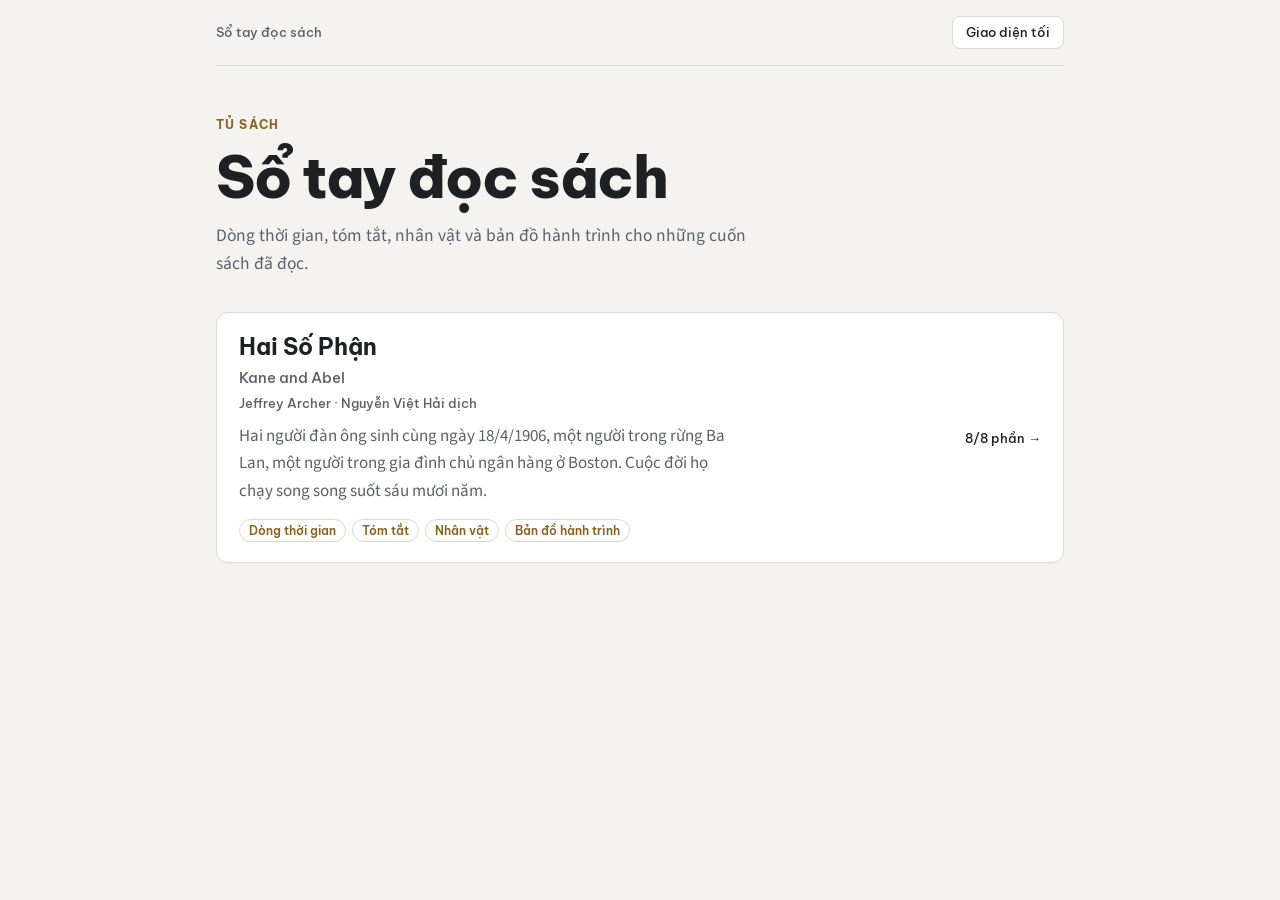
<file: index.html>
<!doctype html>
<html lang="vi">
<head>
<meta charset="utf-8">
<meta name="viewport" content="width=device-width, initial-scale=1, viewport-fit=cover">
<title>Sổ tay đọc sách</title>
<meta name="description" content="Dòng thời gian, tóm tắt và audio cho những cuốn sách đã đọc.">
<meta name="theme-color" content="#f4f3f0" media="(prefers-color-scheme: light)">
<meta name="theme-color" content="#17191d" media="(prefers-color-scheme: dark)">
<meta name="apple-mobile-web-app-title" content="Tủ sách">
<link rel="manifest" href="manifest.webmanifest">
<link rel="icon" href="assets/icons/icon.svg" type="image/svg+xml">
<link rel="icon" href="assets/icons/icon-32.png" sizes="32x32" type="image/png">
<link rel="apple-touch-icon" href="assets/icons/apple-touch-icon.png">
<link rel="canonical" href="https://tusach.buitientuan.com/">
<!-- Ảnh và chữ hiện khi dán link vào Zalo, Messenger, Facebook… -->
<meta property="og:type" content="website">
<meta property="og:site_name" content="Sổ tay đọc sách">
<meta property="og:locale" content="vi_VN">
<meta property="og:title" content="Sổ tay đọc sách">
<meta property="og:description" content="Dòng thời gian, tóm tắt và audio cho những cuốn sách đã đọc.">
<meta property="og:url" content="https://tusach.buitientuan.com/">
<meta property="og:image" content="https://tusach.buitientuan.com/assets/img/og.png">
<meta property="og:image:width" content="1200">
<meta property="og:image:height" content="630">
<meta name="twitter:card" content="summary_large_image">
<script>try{var t=localStorage.getItem("sotay-theme");if(t)document.documentElement.setAttribute("data-theme",t)}catch(e){}</script>
<link rel="preconnect" href="https://fonts.googleapis.com">
<link rel="preconnect" href="https://fonts.gstatic.com" crossorigin>
<link rel="stylesheet" href="https://fonts.googleapis.com/css2?family=Be+Vietnam+Pro:wght@500;600;700;800&family=Source+Sans+3:ital,wght@0,400;0,600;1,400&display=swap">
<link rel="stylesheet" href="assets/css/style.css">
</head>
<body>
<div class="wrap narrow">
  <div class="topbar" id="bar"></div>
  <div id="app"></div>
</div>
<script src="data/books.js"></script>
<script src="assets/js/site.js"></script>
<script>Site.homePage()</script>
</body>
</html>
</file>
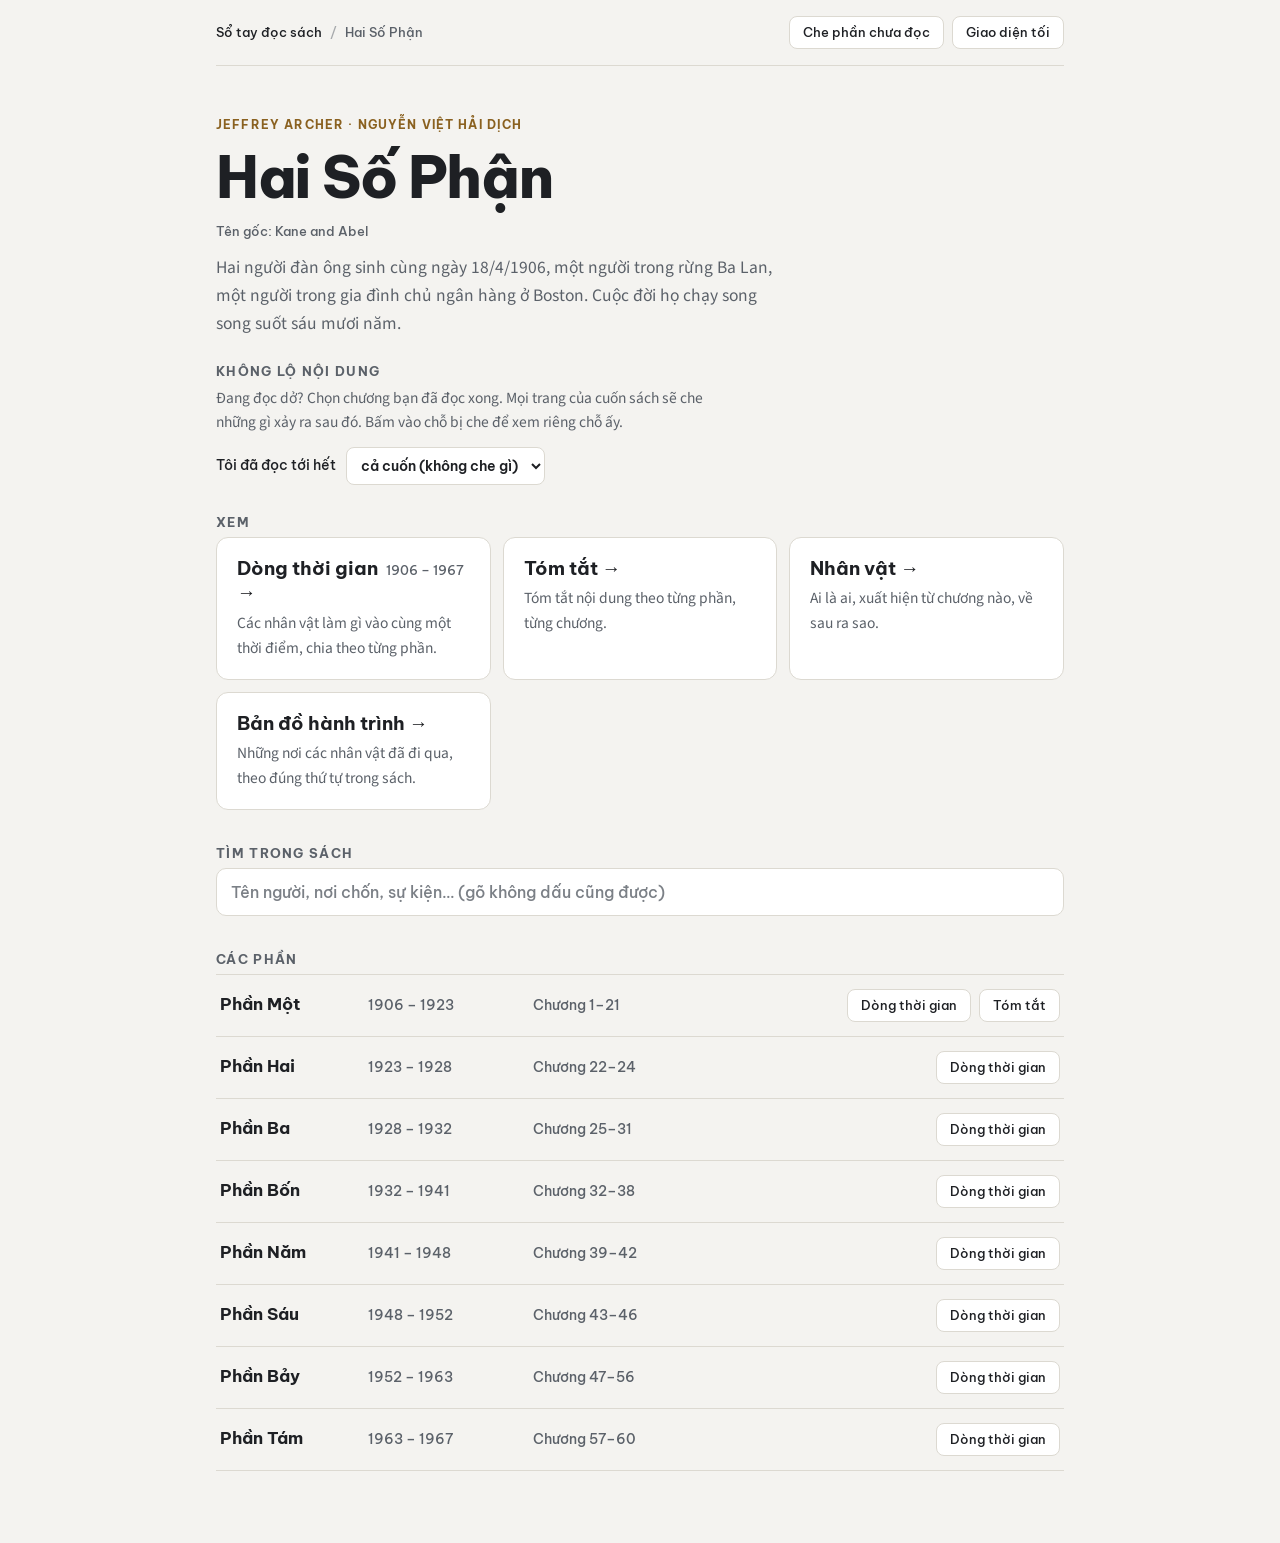
<file: books/hai-so-phan/index.html>
<!doctype html>
<html lang="vi">
<head>
<meta charset="utf-8">
<meta name="viewport" content="width=device-width, initial-scale=1, viewport-fit=cover">
<title>Hai Số Phận · Sổ tay đọc sách</title>
<meta name="description" content="Hai người đàn ông sinh cùng ngày 18/4/1906, một người trong rừng Ba Lan, một người trong gia đình chủ ngân hàng ở Boston. Dòng thời gian tiểu thuyết Kane and Abel của Jeffrey Archer.">
<meta name="theme-color" content="#f4f3f0" media="(prefers-color-scheme: light)">
<meta name="theme-color" content="#17191d" media="(prefers-color-scheme: dark)">
<meta name="apple-mobile-web-app-title" content="Tủ sách">
<link rel="manifest" href="../../manifest.webmanifest">
<link rel="icon" href="../../assets/icons/icon.svg" type="image/svg+xml">
<link rel="icon" href="../../assets/icons/icon-32.png" sizes="32x32" type="image/png">
<link rel="apple-touch-icon" href="../../assets/icons/apple-touch-icon.png">
<link rel="canonical" href="https://tusach.buitientuan.com/books/hai-so-phan/">
<!-- Ảnh và chữ hiện khi dán link vào Zalo, Messenger, Facebook… -->
<meta property="og:type" content="website">
<meta property="og:site_name" content="Sổ tay đọc sách">
<meta property="og:locale" content="vi_VN">
<meta property="og:title" content="Hai Số Phận (Kane and Abel)">
<meta property="og:description" content="Hai người đàn ông sinh cùng ngày 18/4/1906, một người trong rừng Ba Lan, một người trong gia đình chủ ngân hàng ở Boston. Dòng thời gian tiểu thuyết Kane and Abel của Jeffrey Archer.">
<meta property="og:url" content="https://tusach.buitientuan.com/books/hai-so-phan/">
<meta property="og:image" content="https://tusach.buitientuan.com/books/hai-so-phan/og.png">
<meta property="og:image:width" content="1200">
<meta property="og:image:height" content="630">
<meta name="twitter:card" content="summary_large_image">
<script>try{var t=localStorage.getItem("sotay-theme");if(t)document.documentElement.setAttribute("data-theme",t)}catch(e){}</script>
<link rel="preconnect" href="https://fonts.googleapis.com">
<link rel="preconnect" href="https://fonts.gstatic.com" crossorigin>
<link rel="stylesheet" href="https://fonts.googleapis.com/css2?family=Be+Vietnam+Pro:wght@500;600;700;800&family=Source+Sans+3:ital,wght@0,400;0,600;1,400&display=swap">
<link rel="stylesheet" href="../../assets/css/style.css">
</head>
<body>
<div class="wrap narrow">
  <div class="topbar" id="bar"></div>
  <div id="app"></div>
</div>
<!-- Trang giới thiệu sách. Giống hệt nhau cho mọi cuốn: slug lấy từ tên thư mục. -->
<script src="../../data/books.js"></script>
<script src="../../assets/js/site.js"></script>
<script>Site.bookPage()</script>
</body>
</html>
</file>
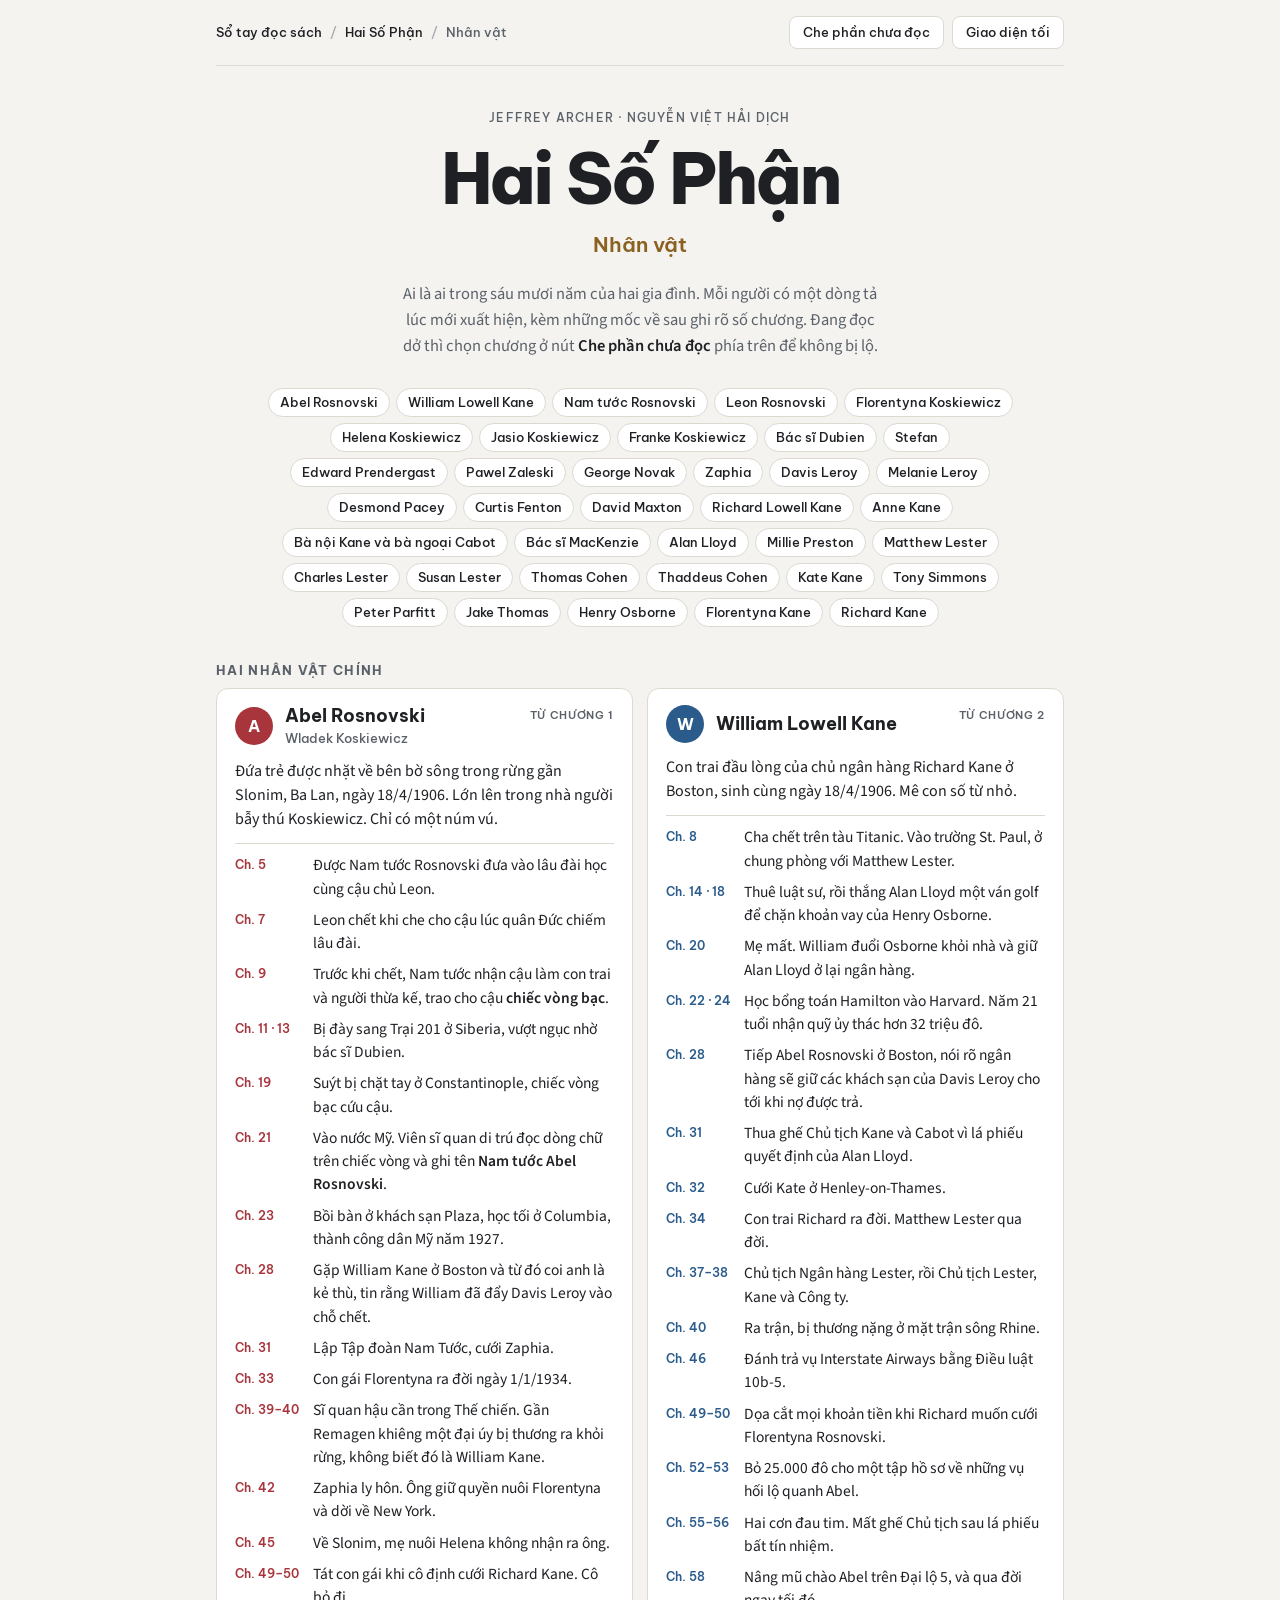
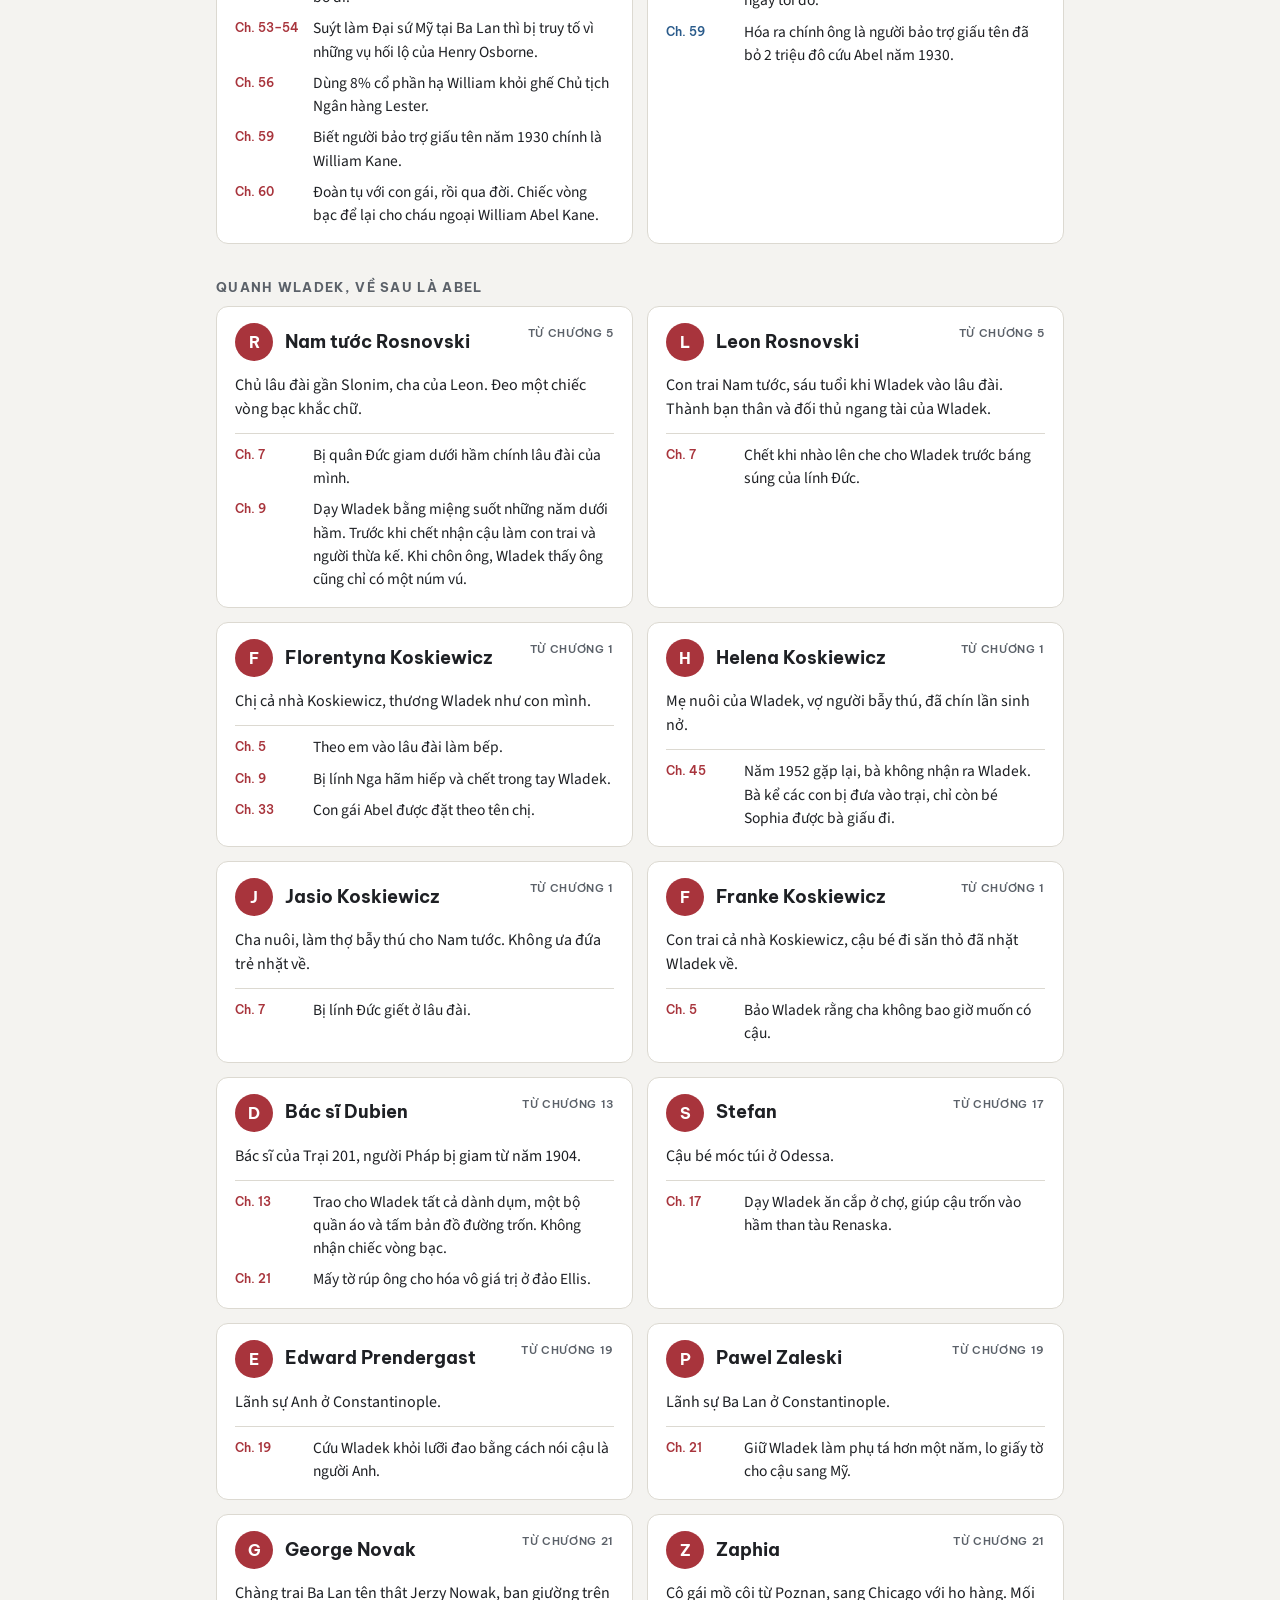
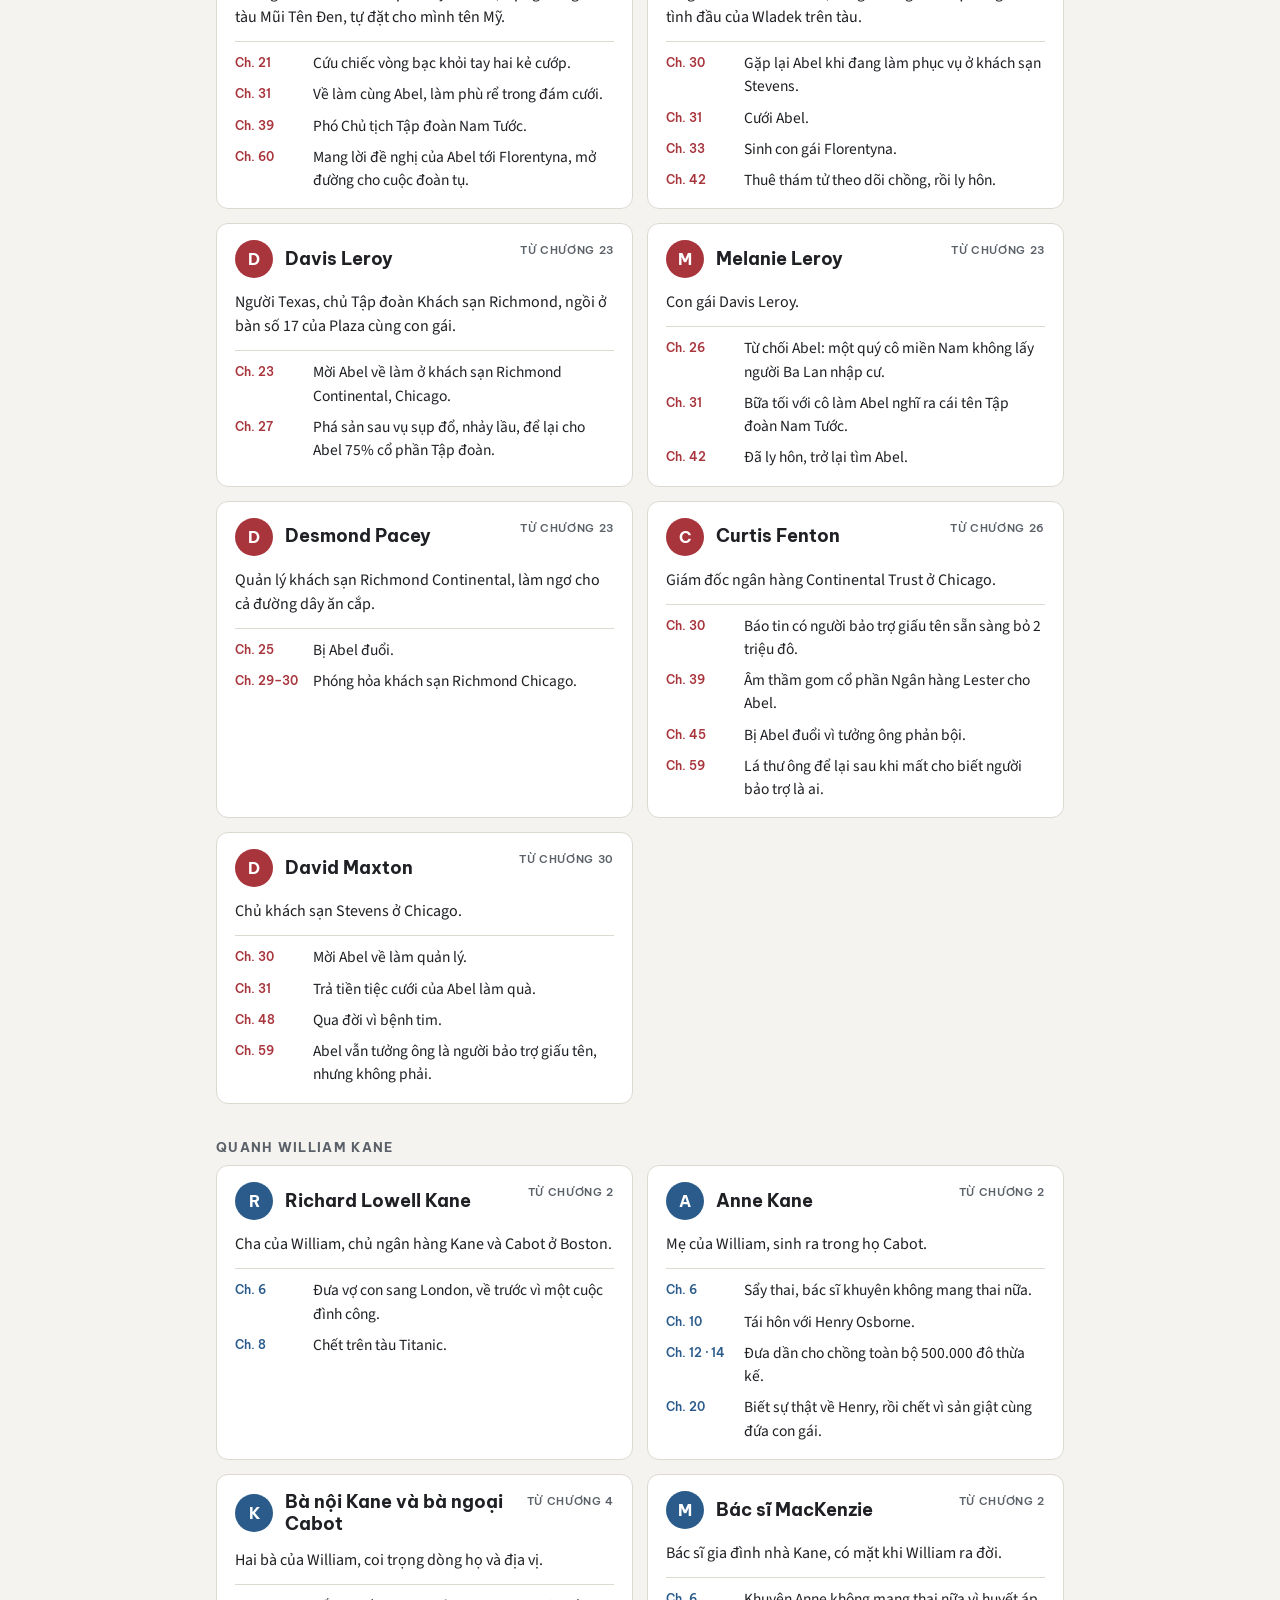
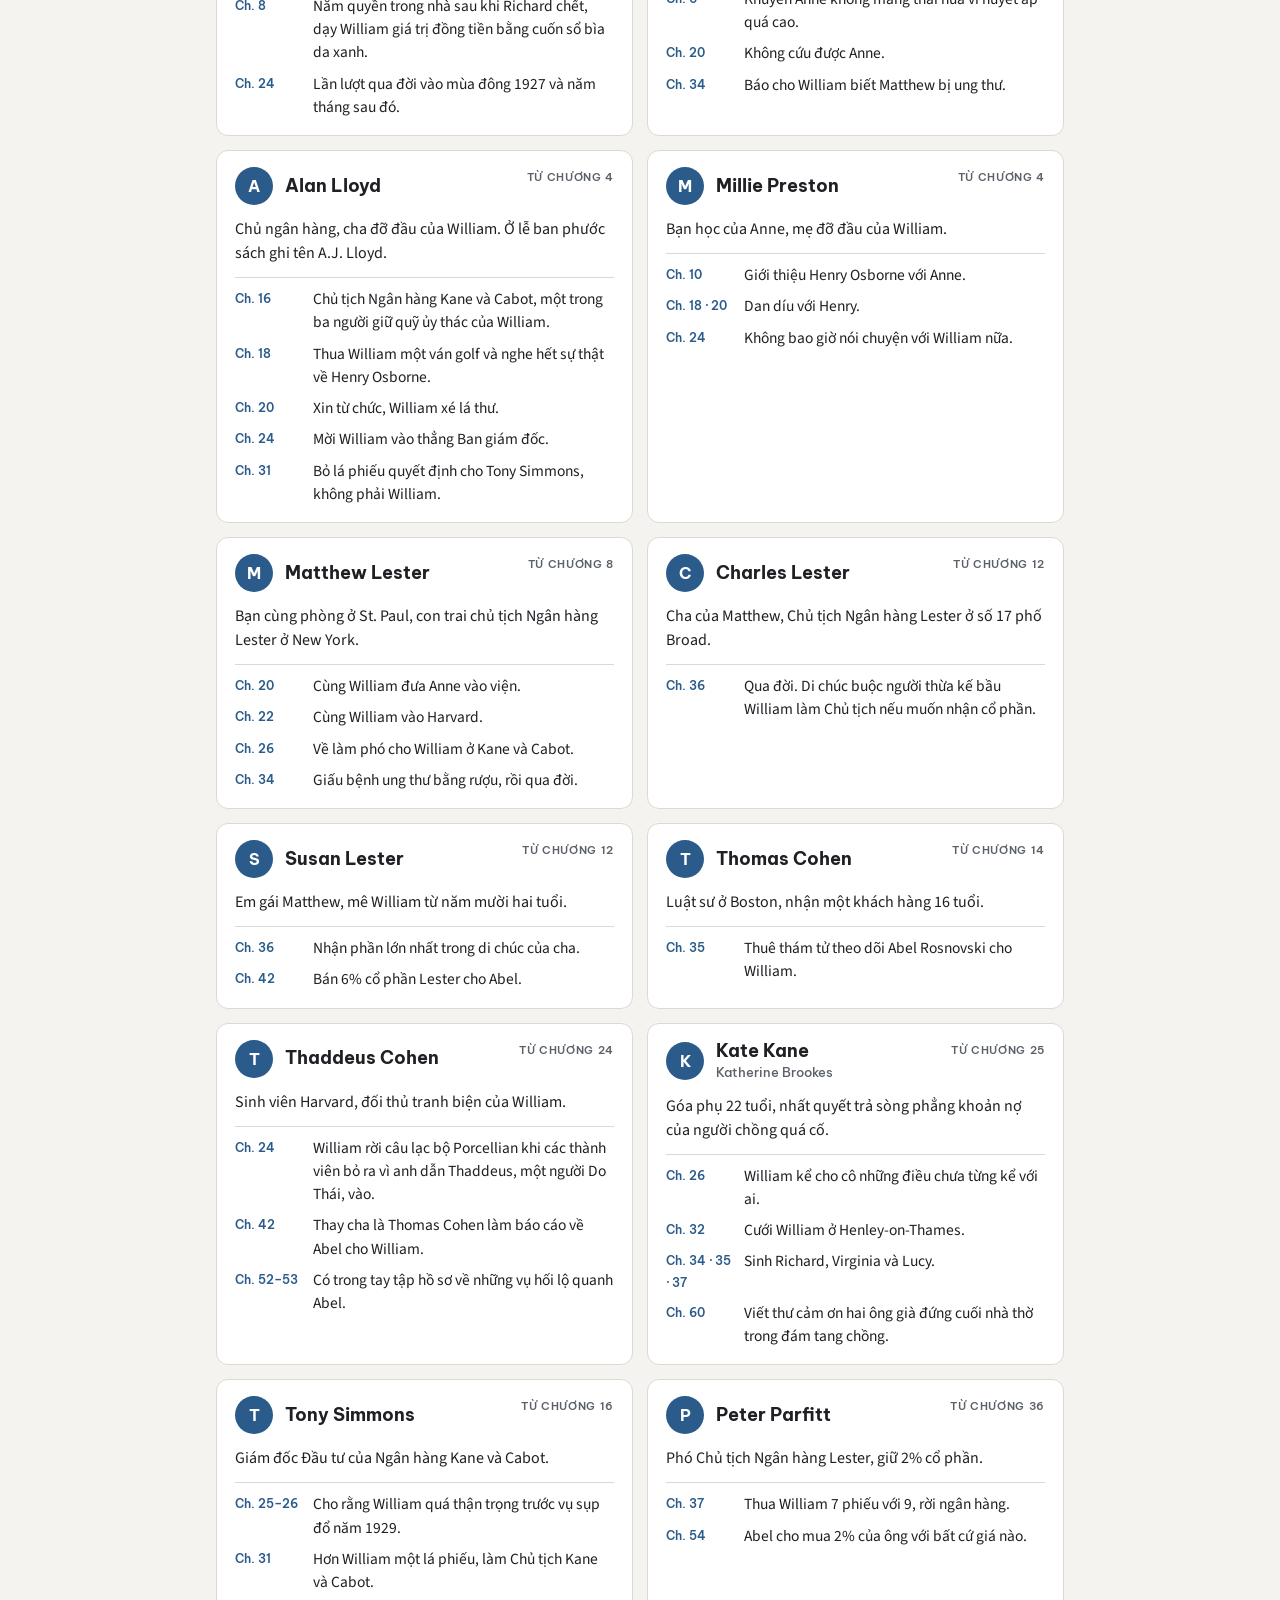
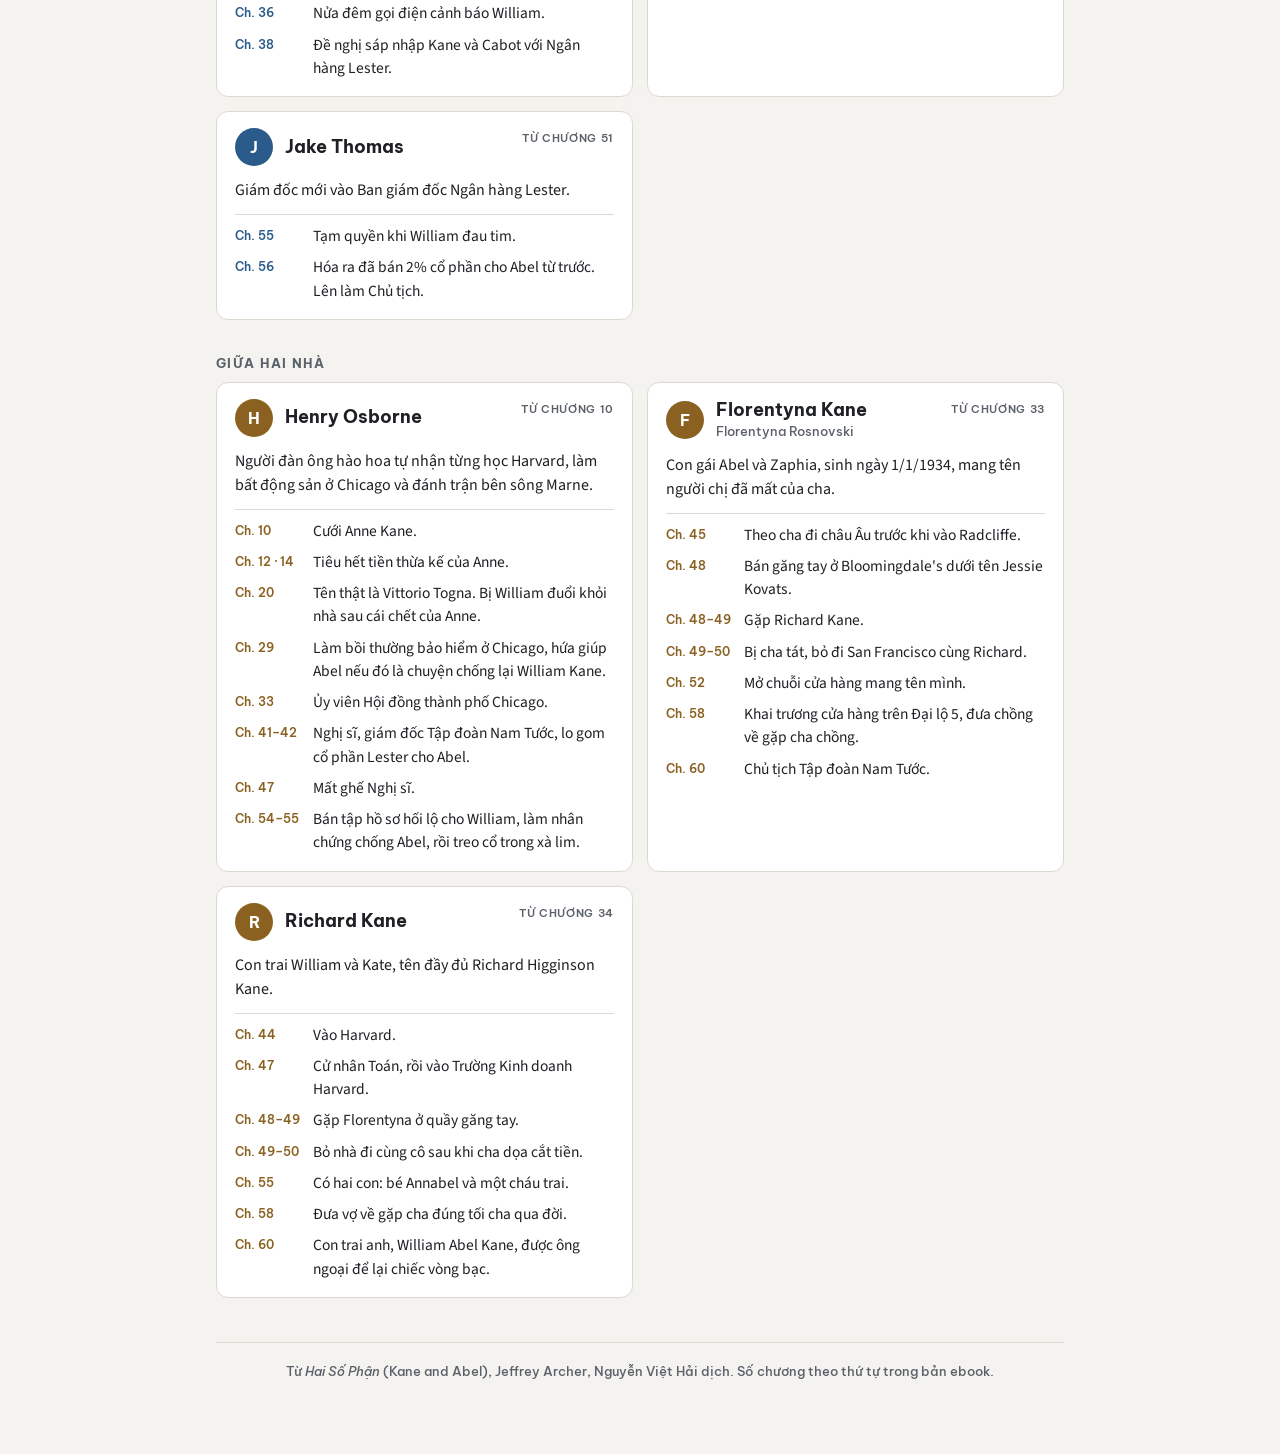
<file: books/hai-so-phan/characters/index.html>
<!doctype html>
<html lang="vi">
<head>
<meta charset="utf-8">
<meta name="viewport" content="width=device-width, initial-scale=1, viewport-fit=cover">
<title>Hai Số Phận · Nhân vật</title>
<meta name="description" content="Nhân vật trong Hai Số Phận (Kane and Abel) của Jeffrey Archer: ai là ai, xuất hiện từ chương nào, về sau ra sao. Có chế độ không lộ nội dung cho người đang đọc dở.">
<meta name="theme-color" content="#f4f3f0" media="(prefers-color-scheme: light)">
<meta name="theme-color" content="#17191d" media="(prefers-color-scheme: dark)">
<meta name="apple-mobile-web-app-title" content="Tủ sách">
<link rel="manifest" href="../../../manifest.webmanifest">
<link rel="icon" href="../../../assets/icons/icon.svg" type="image/svg+xml">
<link rel="icon" href="../../../assets/icons/icon-32.png" sizes="32x32" type="image/png">
<link rel="apple-touch-icon" href="../../../assets/icons/apple-touch-icon.png">
<link rel="canonical" href="https://tusach.buitientuan.com/books/hai-so-phan/characters/">
<!-- Ảnh và chữ hiện khi dán link vào Zalo, Messenger, Facebook… -->
<meta property="og:type" content="website">
<meta property="og:site_name" content="Sổ tay đọc sách">
<meta property="og:locale" content="vi_VN">
<meta property="og:title" content="Hai Số Phận · Nhân vật">
<meta property="og:description" content="Nhân vật trong Hai Số Phận (Kane and Abel) của Jeffrey Archer: ai là ai, xuất hiện từ chương nào, về sau ra sao. Có chế độ không lộ nội dung cho người đang đọc dở.">
<meta property="og:url" content="https://tusach.buitientuan.com/books/hai-so-phan/characters/">
<meta property="og:image" content="https://tusach.buitientuan.com/books/hai-so-phan/og.png">
<meta property="og:image:width" content="1200">
<meta property="og:image:height" content="630">
<meta name="twitter:card" content="summary_large_image">
<script>try{var t=localStorage.getItem("sotay-theme");if(t)document.documentElement.setAttribute("data-theme",t)}catch(e){}</script>
<link rel="preconnect" href="https://fonts.googleapis.com">
<link rel="preconnect" href="https://fonts.gstatic.com" crossorigin>
<link rel="stylesheet" href="https://fonts.googleapis.com/css2?family=Be+Vietnam+Pro:wght@500;600;700;800&family=Source+Sans+3:ital,wght@0,400;0,600;1,400&display=swap">
<link rel="stylesheet" href="../../../assets/css/style.css">
</head>
<body>
<div class="wrap narrow nv-page">
  <div class="topbar" id="bar"></div>
  <div id="app"></div>
</div>
<!-- Trang nhân vật. Giống hệt nhau cho mọi cuốn: slug lấy từ tên thư mục, dữ liệu ở data/nhan-vat.js. -->
<script src="../../../data/books.js"></script>
<script src="../../../assets/js/site.js"></script>
<script src="../../../assets/js/characters.js"></script>
<script>Characters.page()</script>
</body>
</html>
</file>
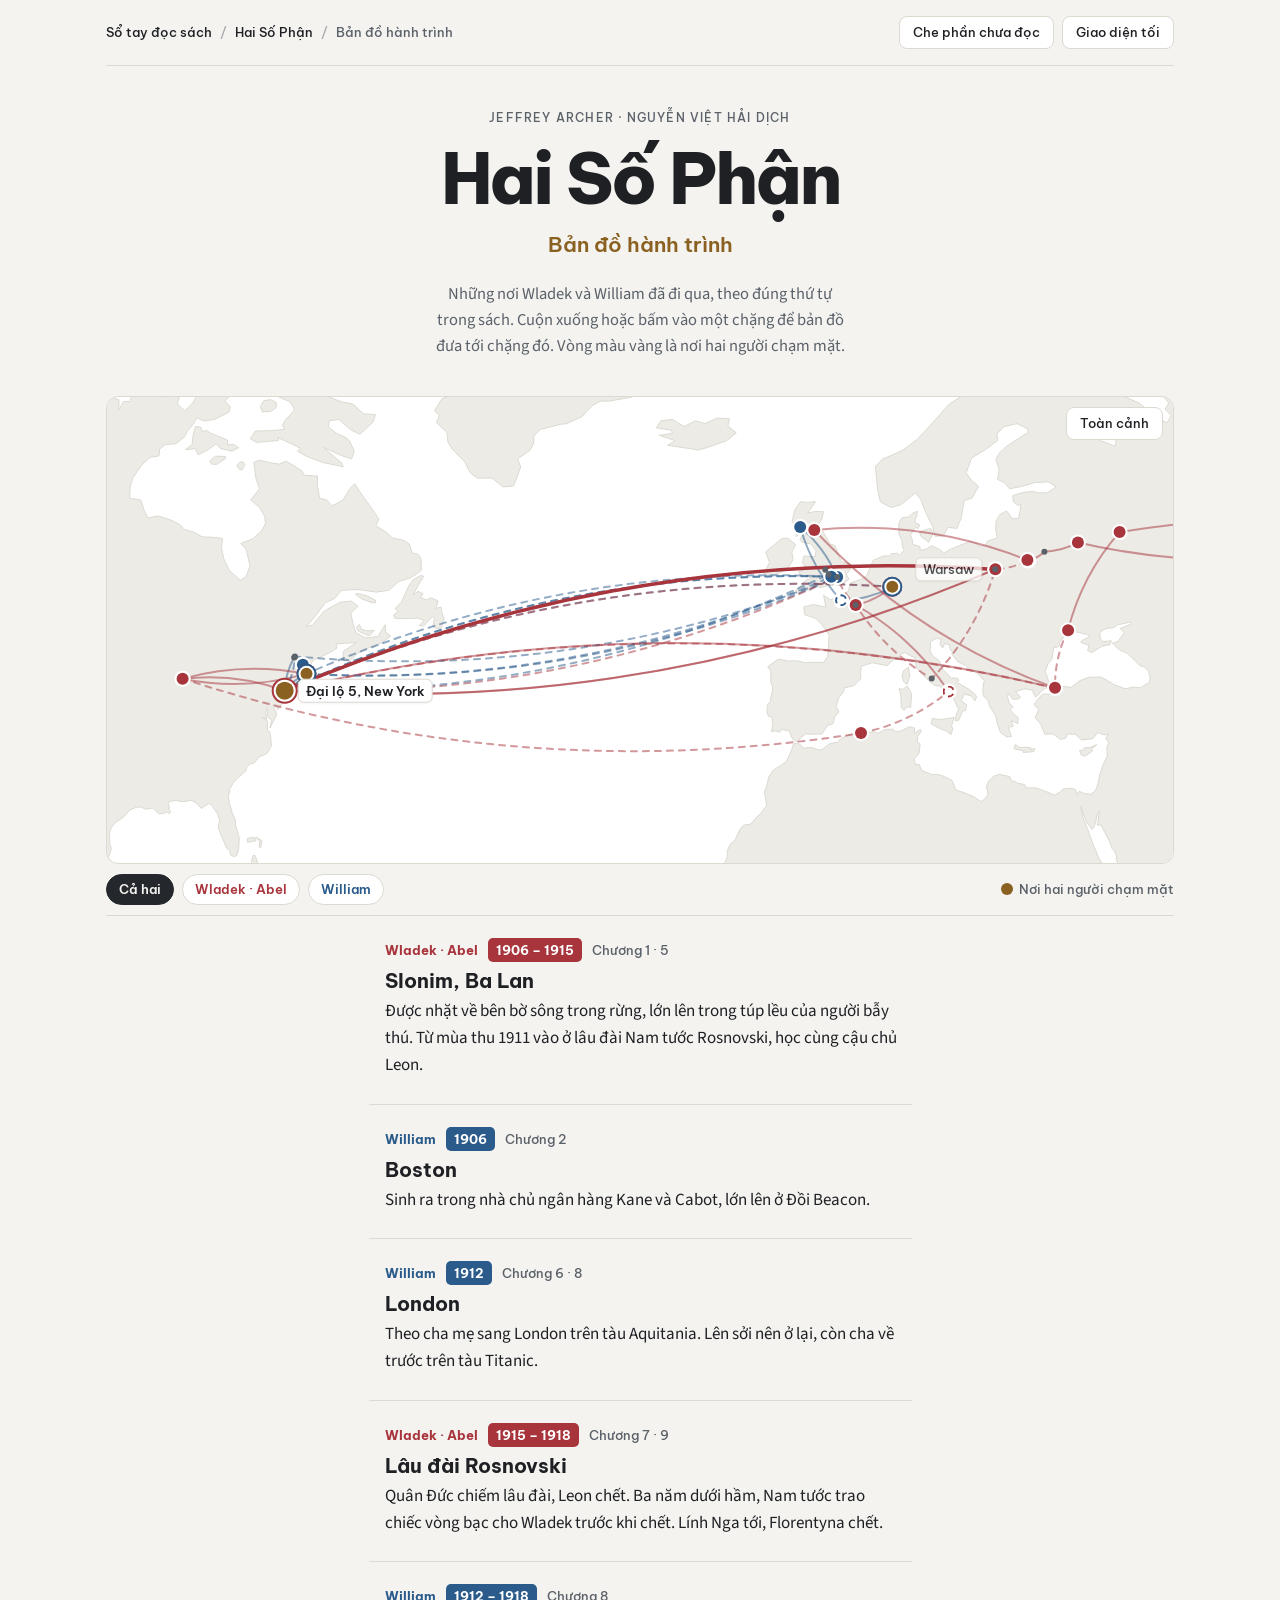
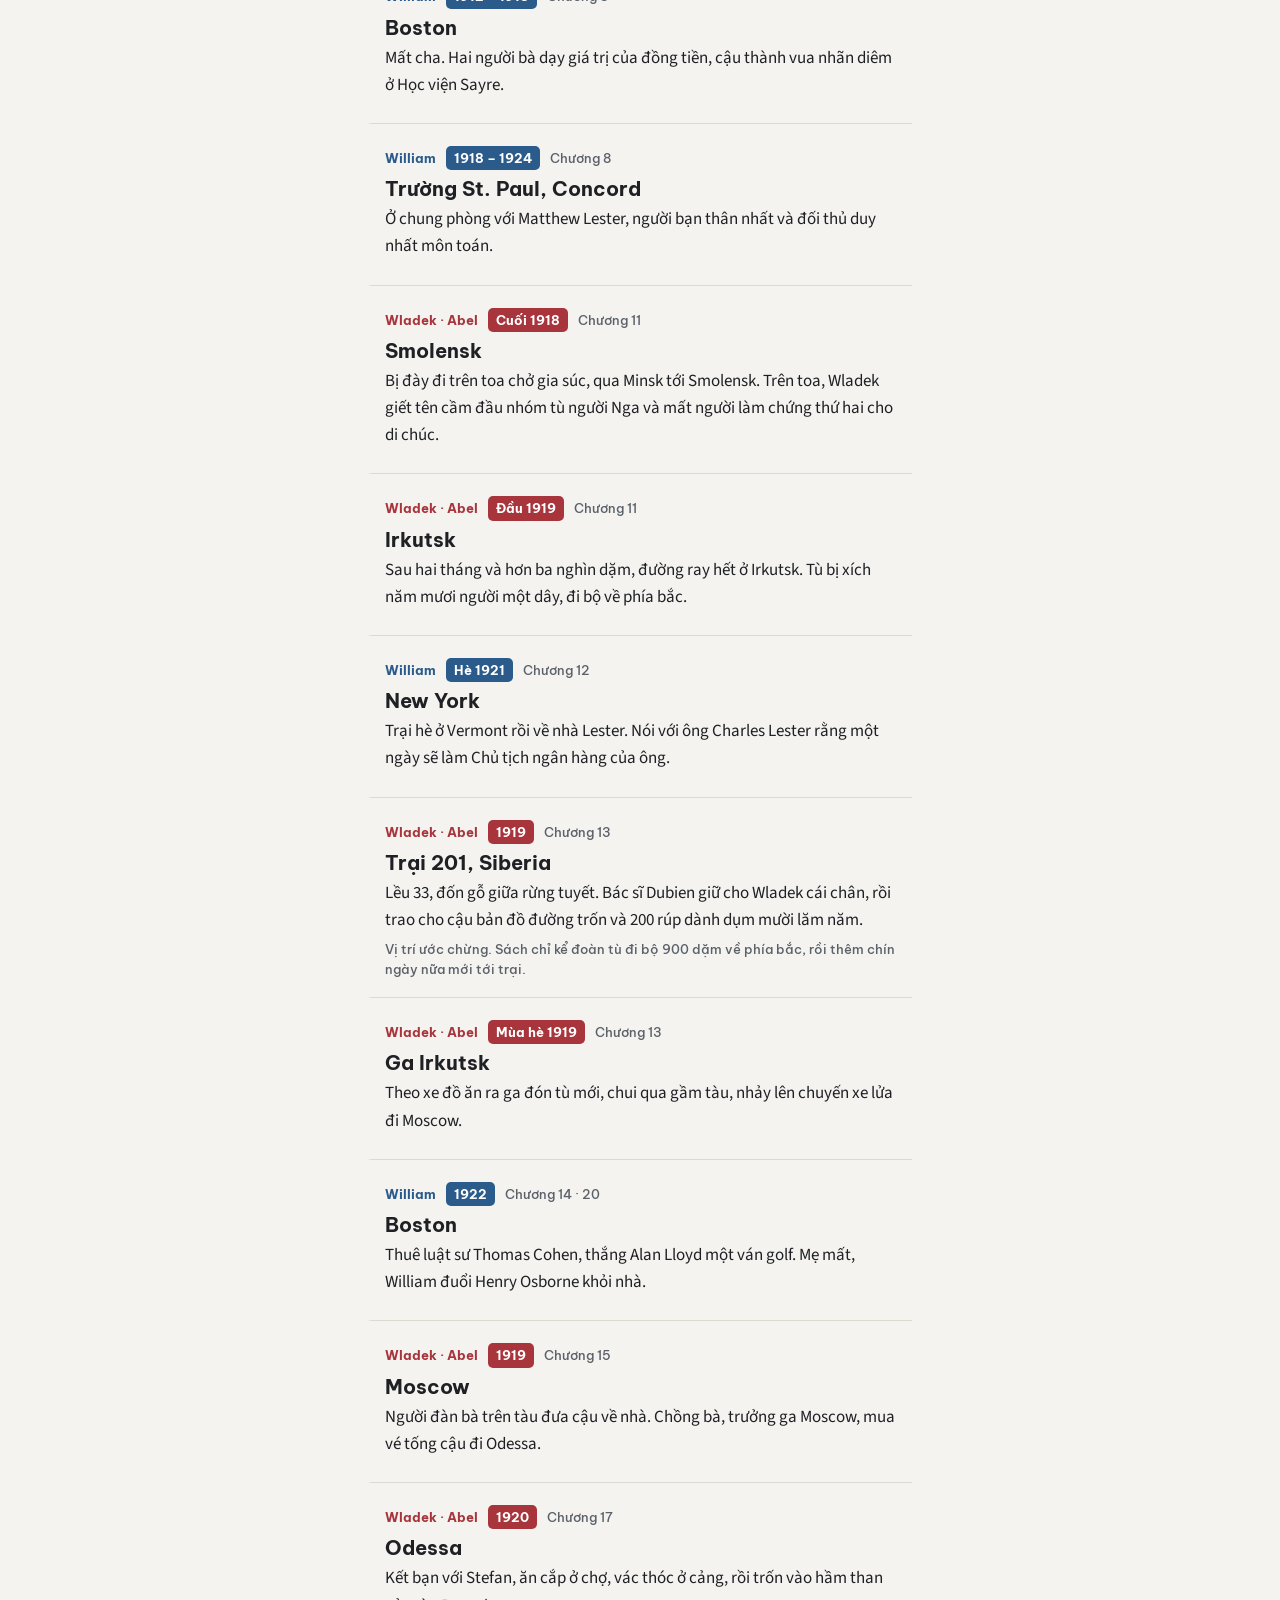
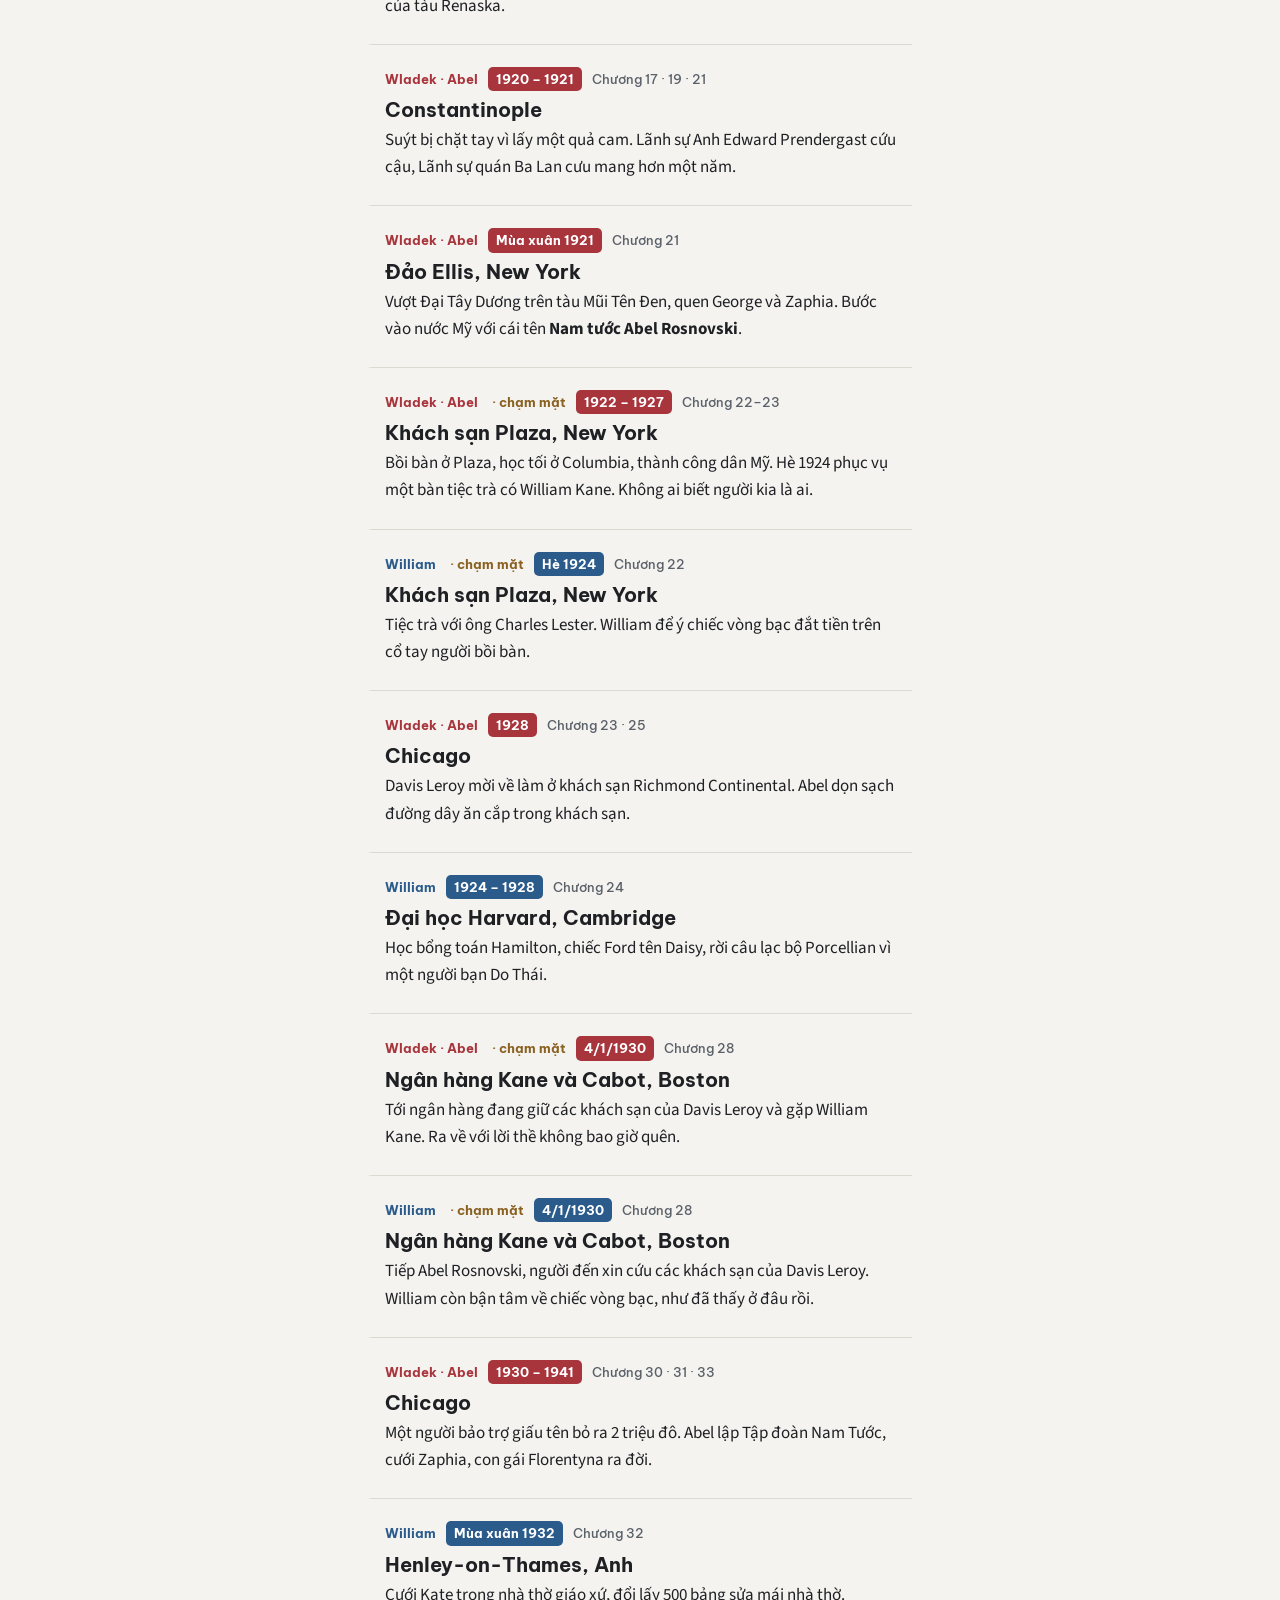
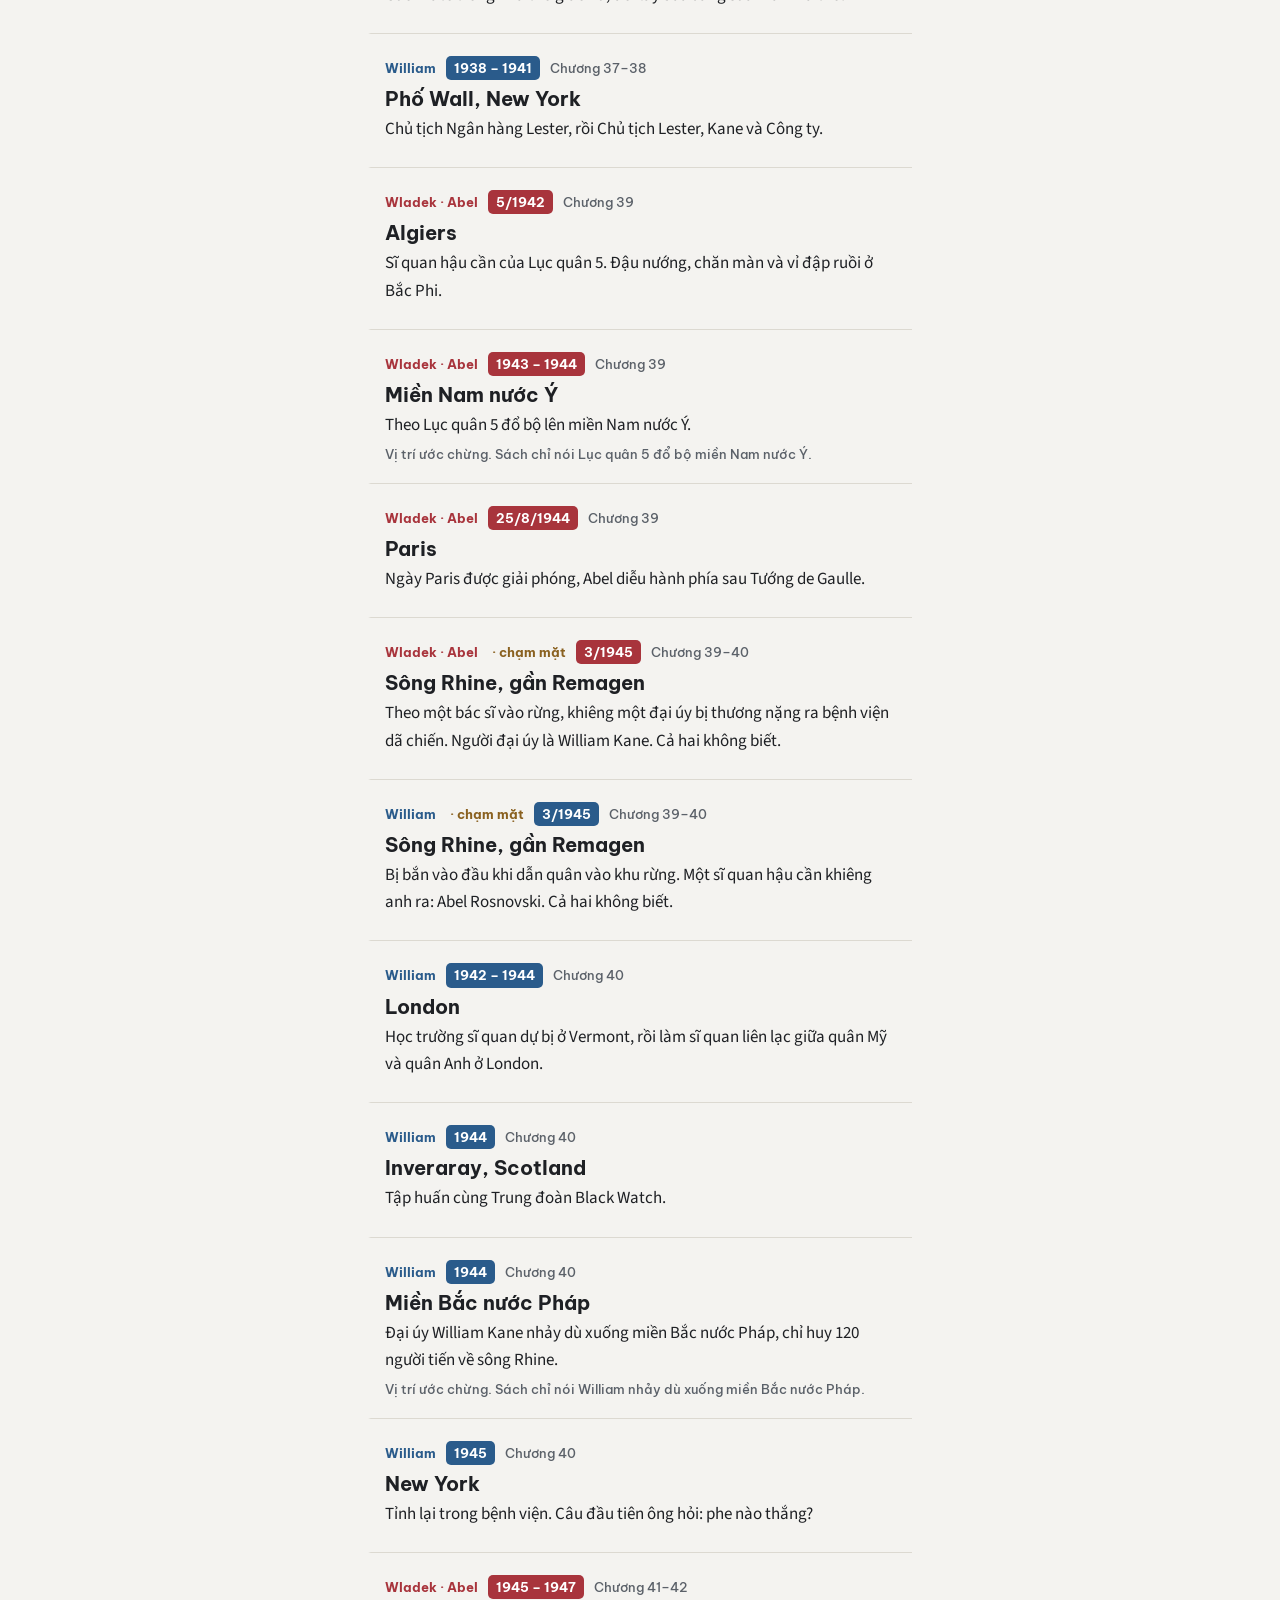
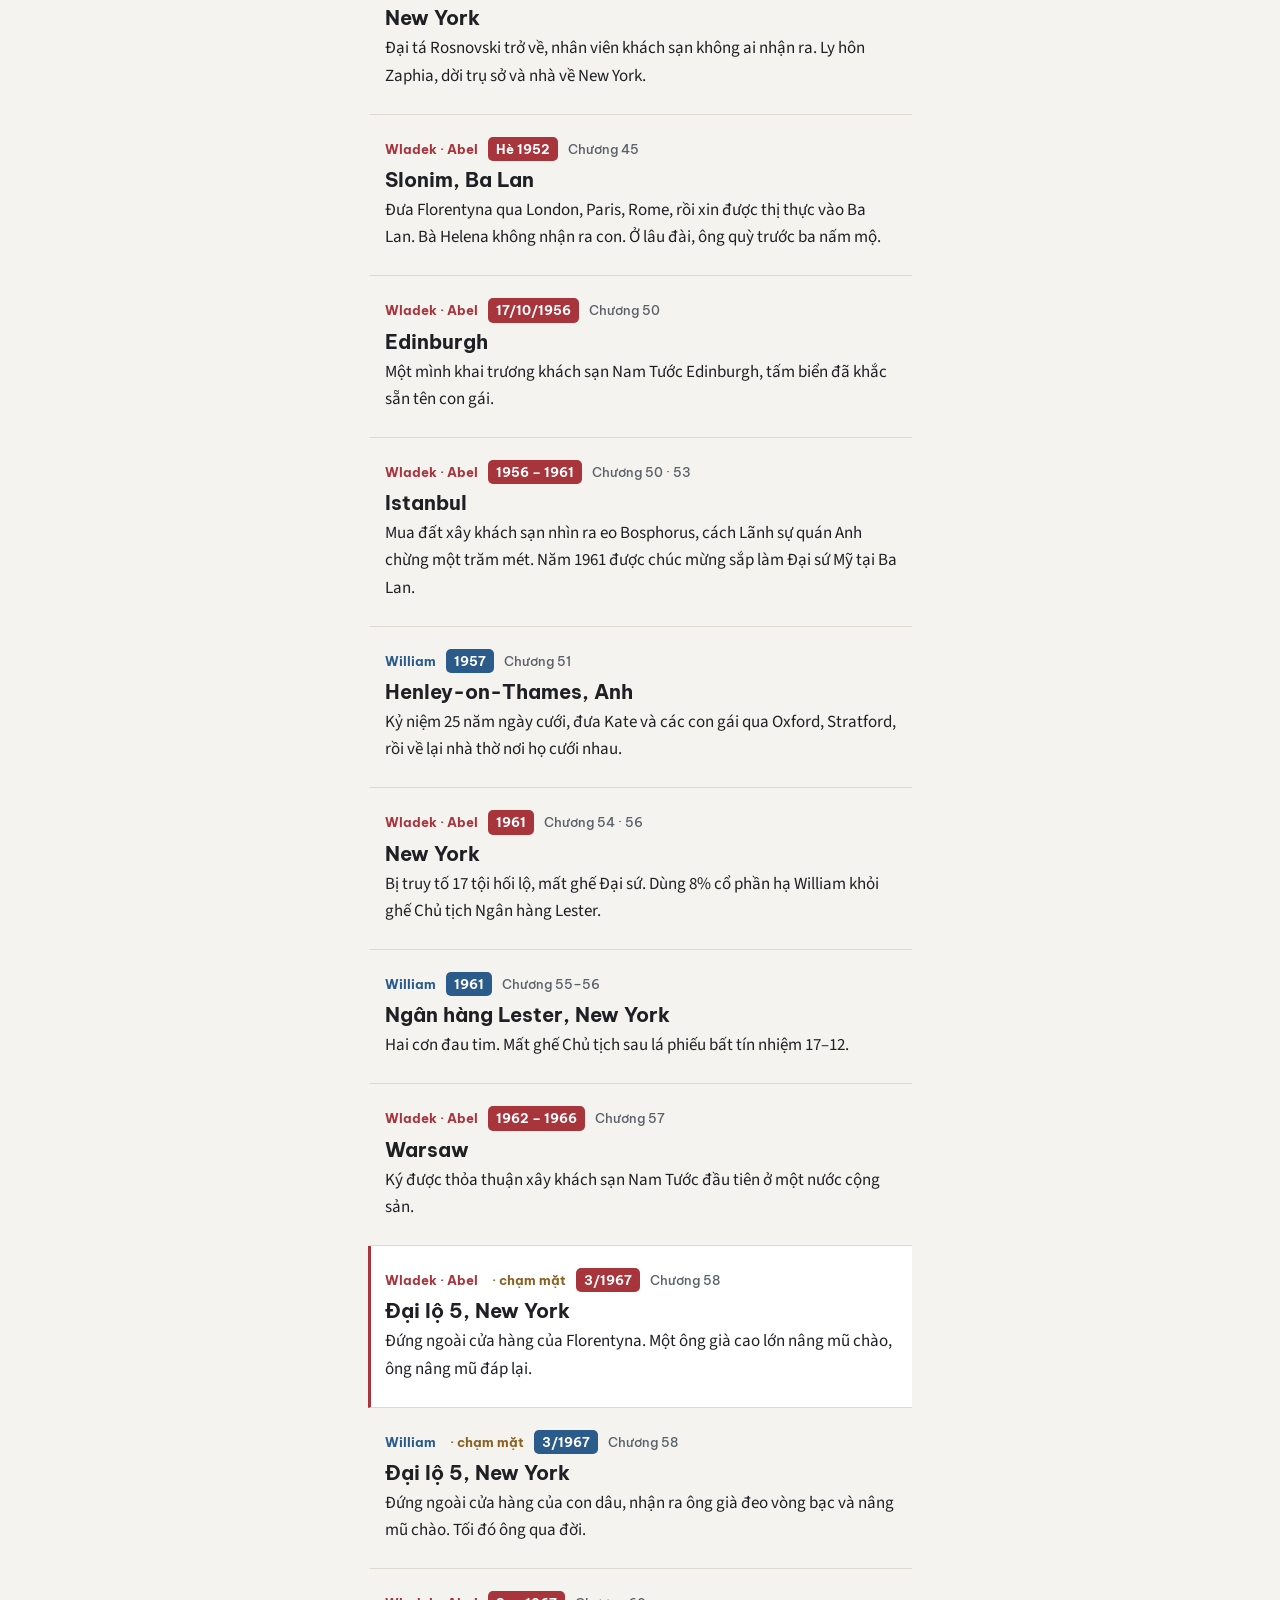
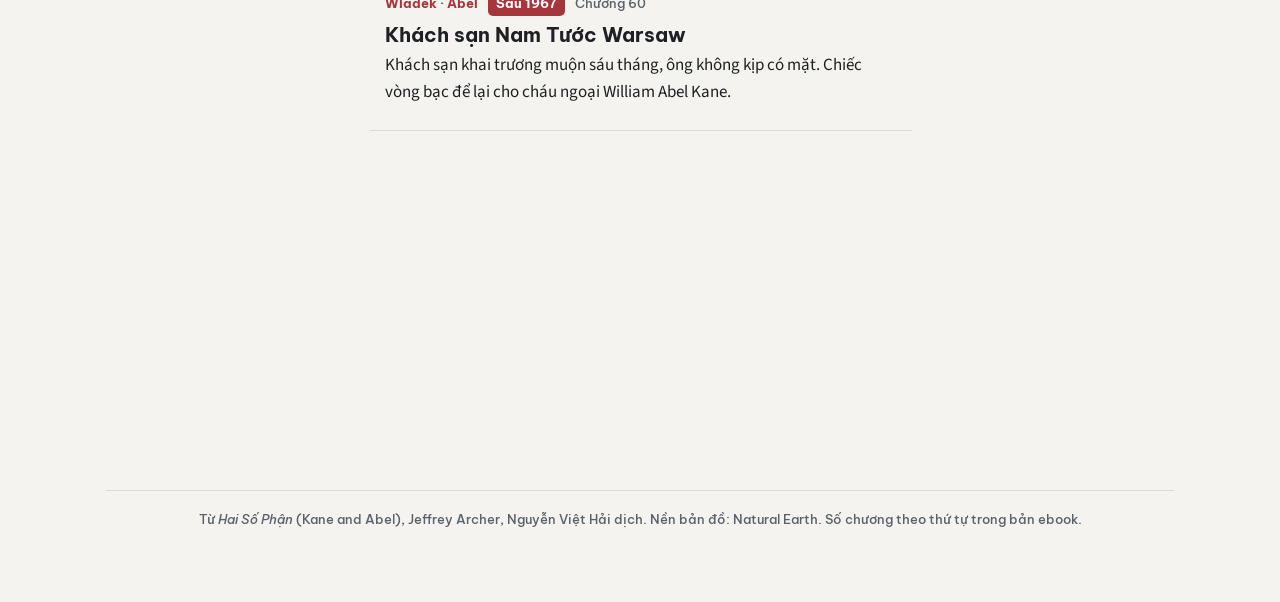
<file: books/hai-so-phan/map/index.html>
<!doctype html>
<html lang="vi">
<head>
<meta charset="utf-8">
<meta name="viewport" content="width=device-width, initial-scale=1, viewport-fit=cover">
<title>Hai Số Phận · Bản đồ hành trình</title>
<meta name="description" content="Bản đồ hành trình trong Hai Số Phận (Kane and Abel): Wladek từ Slonim qua Siberia, Odessa, Constantinople tới New York, và bốn lần hai người chạm mặt.">
<meta name="theme-color" content="#f4f3f0" media="(prefers-color-scheme: light)">
<meta name="theme-color" content="#17191d" media="(prefers-color-scheme: dark)">
<meta name="apple-mobile-web-app-title" content="Tủ sách">
<link rel="manifest" href="../../../manifest.webmanifest">
<link rel="icon" href="../../../assets/icons/icon.svg" type="image/svg+xml">
<link rel="icon" href="../../../assets/icons/icon-32.png" sizes="32x32" type="image/png">
<link rel="apple-touch-icon" href="../../../assets/icons/apple-touch-icon.png">
<link rel="canonical" href="https://tusach.buitientuan.com/books/hai-so-phan/map/">
<!-- Ảnh và chữ hiện khi dán link vào Zalo, Messenger, Facebook… -->
<meta property="og:type" content="website">
<meta property="og:site_name" content="Sổ tay đọc sách">
<meta property="og:locale" content="vi_VN">
<meta property="og:title" content="Hai Số Phận · Bản đồ hành trình">
<meta property="og:description" content="Bản đồ hành trình trong Hai Số Phận (Kane and Abel): Wladek từ Slonim qua Siberia, Odessa, Constantinople tới New York, và bốn lần hai người chạm mặt.">
<meta property="og:url" content="https://tusach.buitientuan.com/books/hai-so-phan/map/">
<meta property="og:image" content="https://tusach.buitientuan.com/books/hai-so-phan/og.png">
<meta property="og:image:width" content="1200">
<meta property="og:image:height" content="630">
<meta name="twitter:card" content="summary_large_image">
<script>try{var t=localStorage.getItem("sotay-theme");if(t)document.documentElement.setAttribute("data-theme",t)}catch(e){}</script>
<link rel="preconnect" href="https://fonts.googleapis.com">
<link rel="preconnect" href="https://fonts.gstatic.com" crossorigin>
<link rel="stylesheet" href="https://fonts.googleapis.com/css2?family=Be+Vietnam+Pro:wght@500;600;700;800&family=Source+Sans+3:ital,wght@0,400;0,600;1,400&display=swap">
<link rel="stylesheet" href="../../../assets/css/style.css">
</head>
<body>
<div class="wrap map-page">
  <div class="topbar" id="bar"></div>
  <div id="app"></div>
</div>
<!-- Trang bản đồ hành trình. Giống hệt nhau cho mọi cuốn: slug lấy từ tên thư mục, dữ liệu ở data/hanh-trinh.js. -->
<script src="../../../data/books.js"></script>
<script src="../../../assets/js/site.js"></script>
<script src="../../../assets/js/map-land.js"></script>
<script src="../../../assets/js/map.js"></script>
<script>MapPage.page()</script>
</body>
</html>
</file>
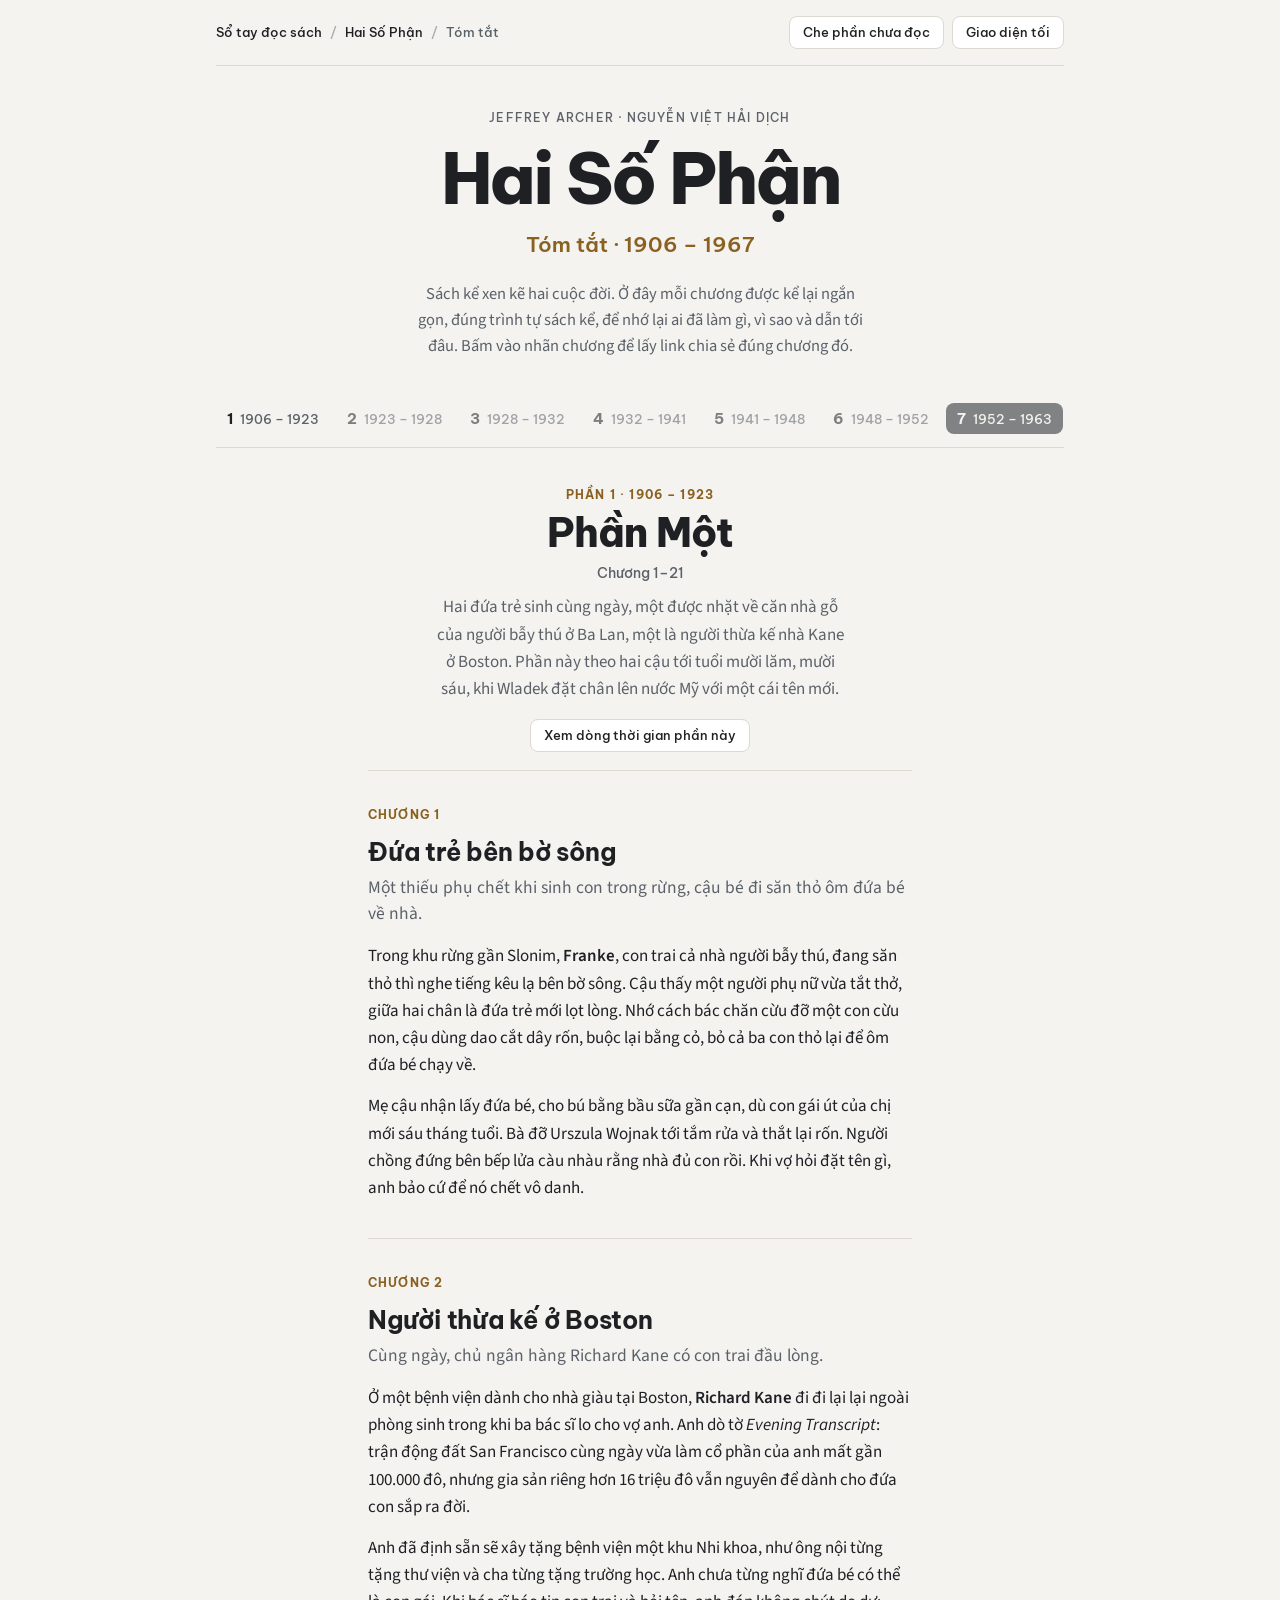
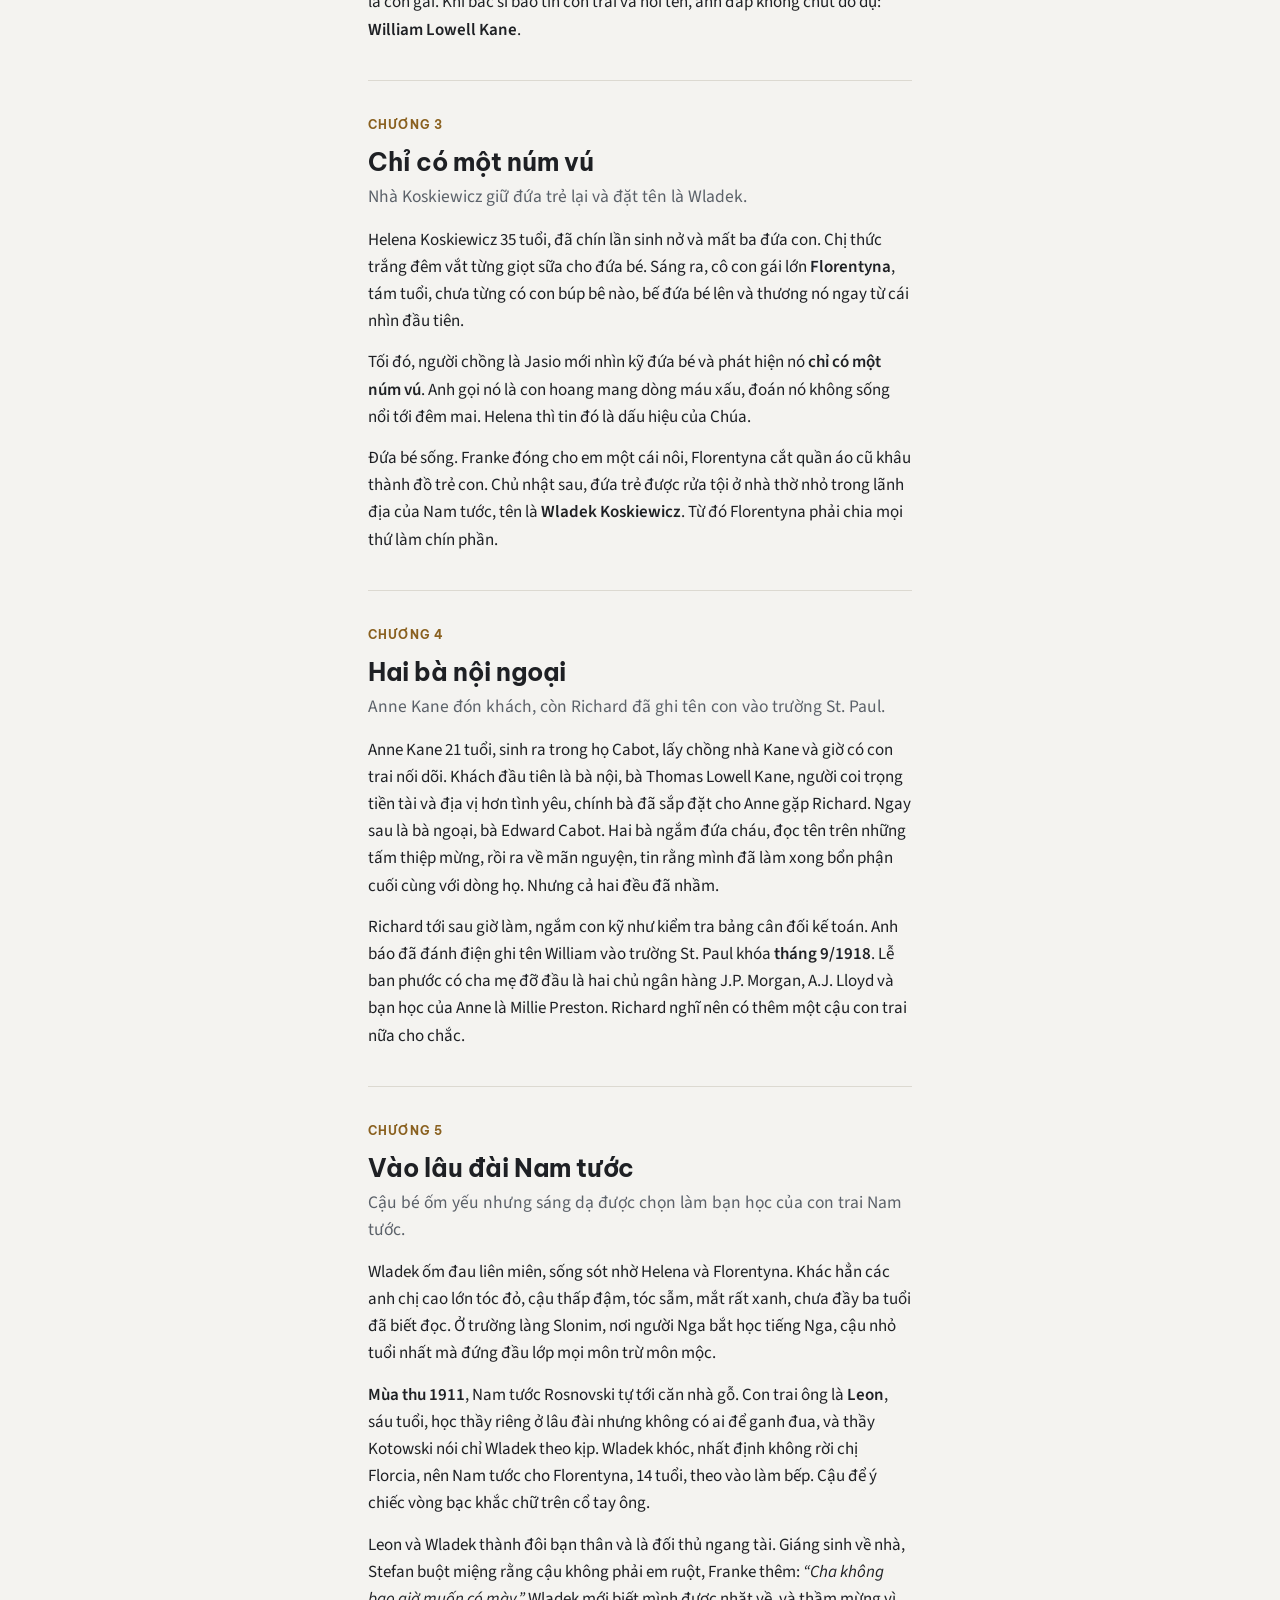
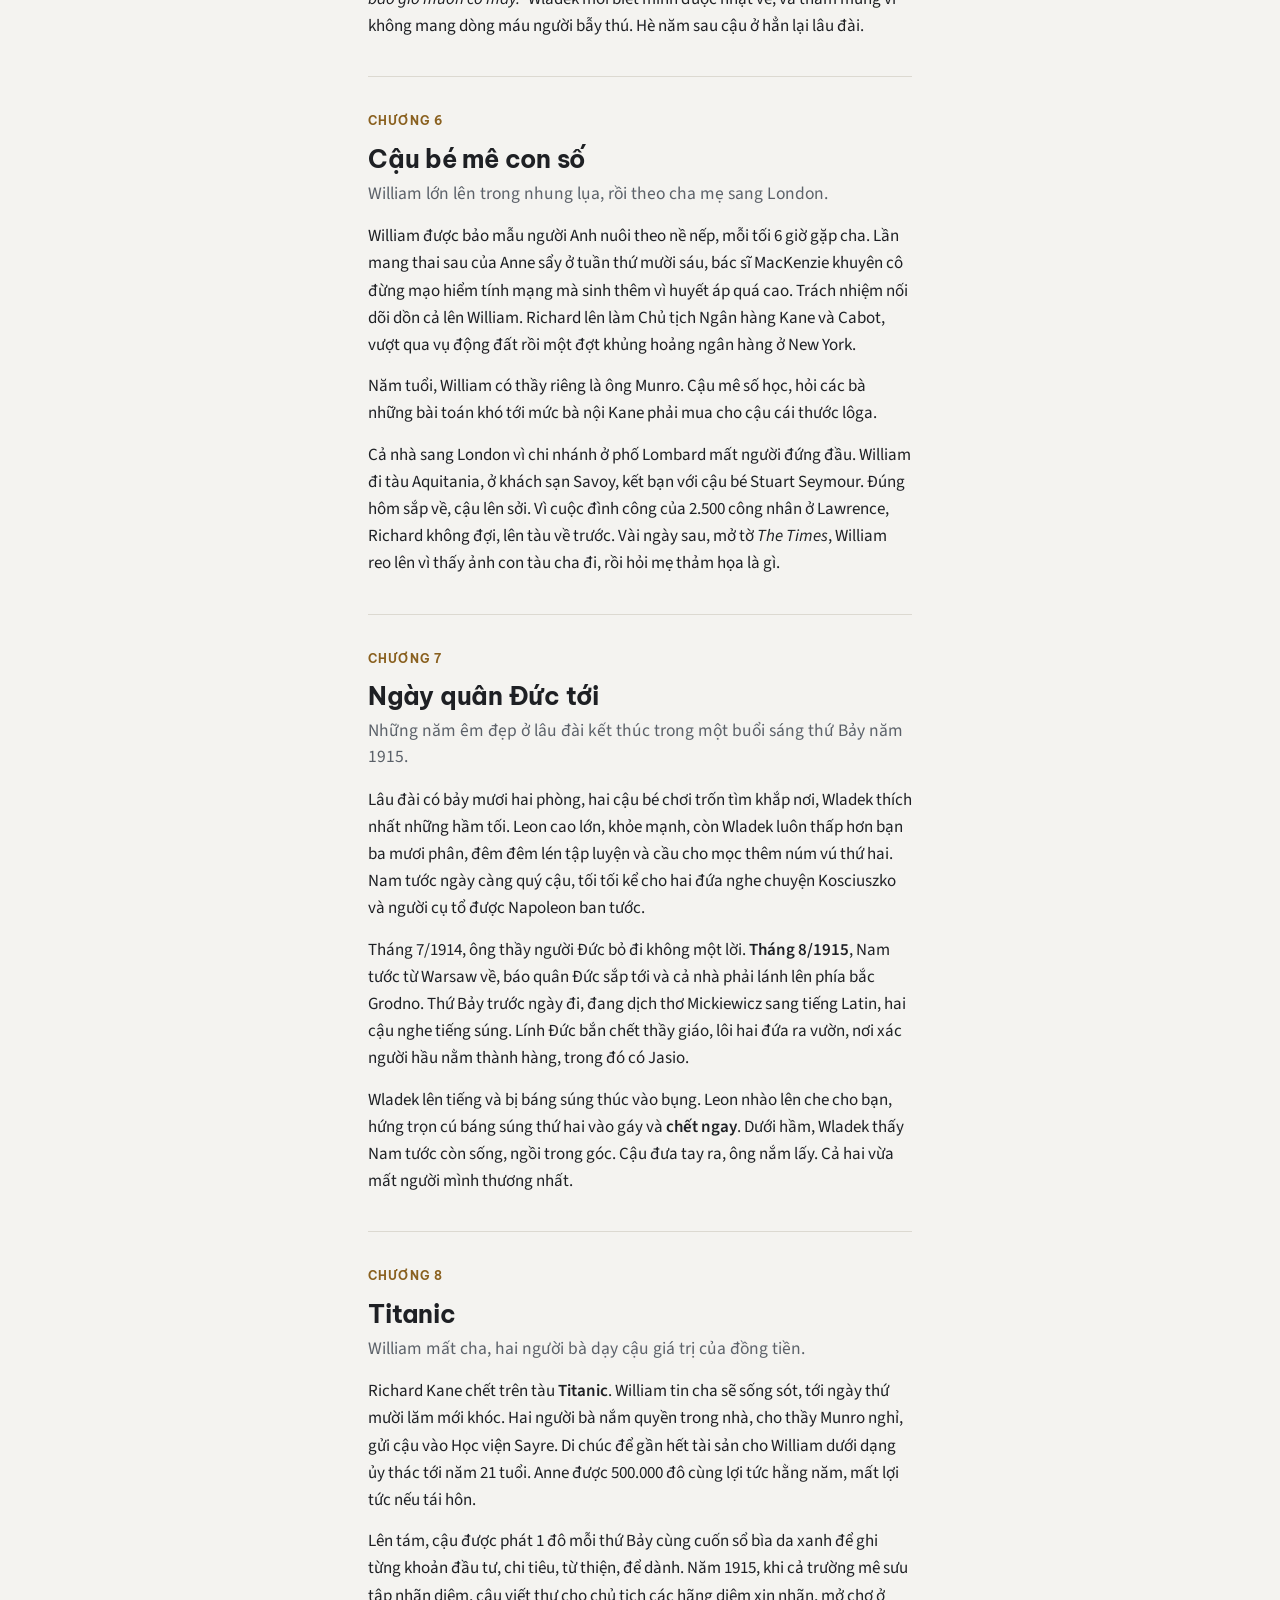
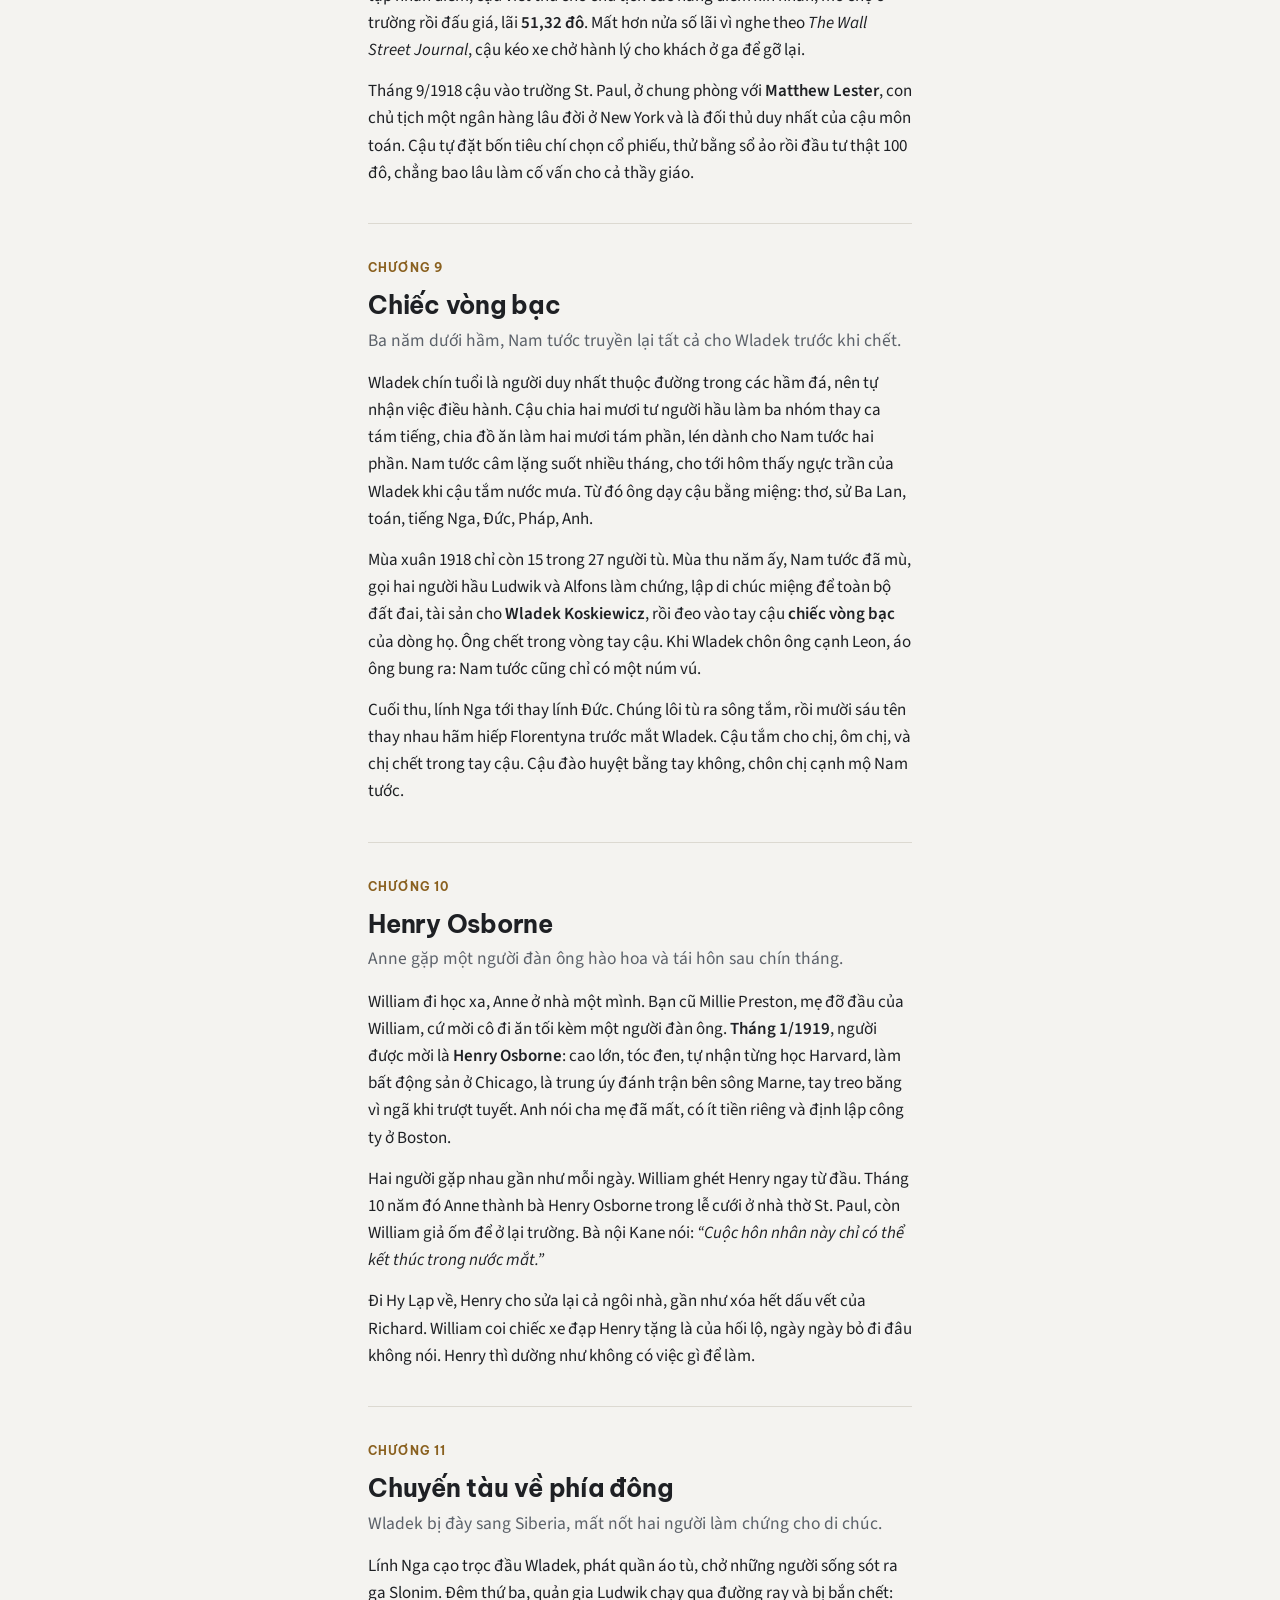
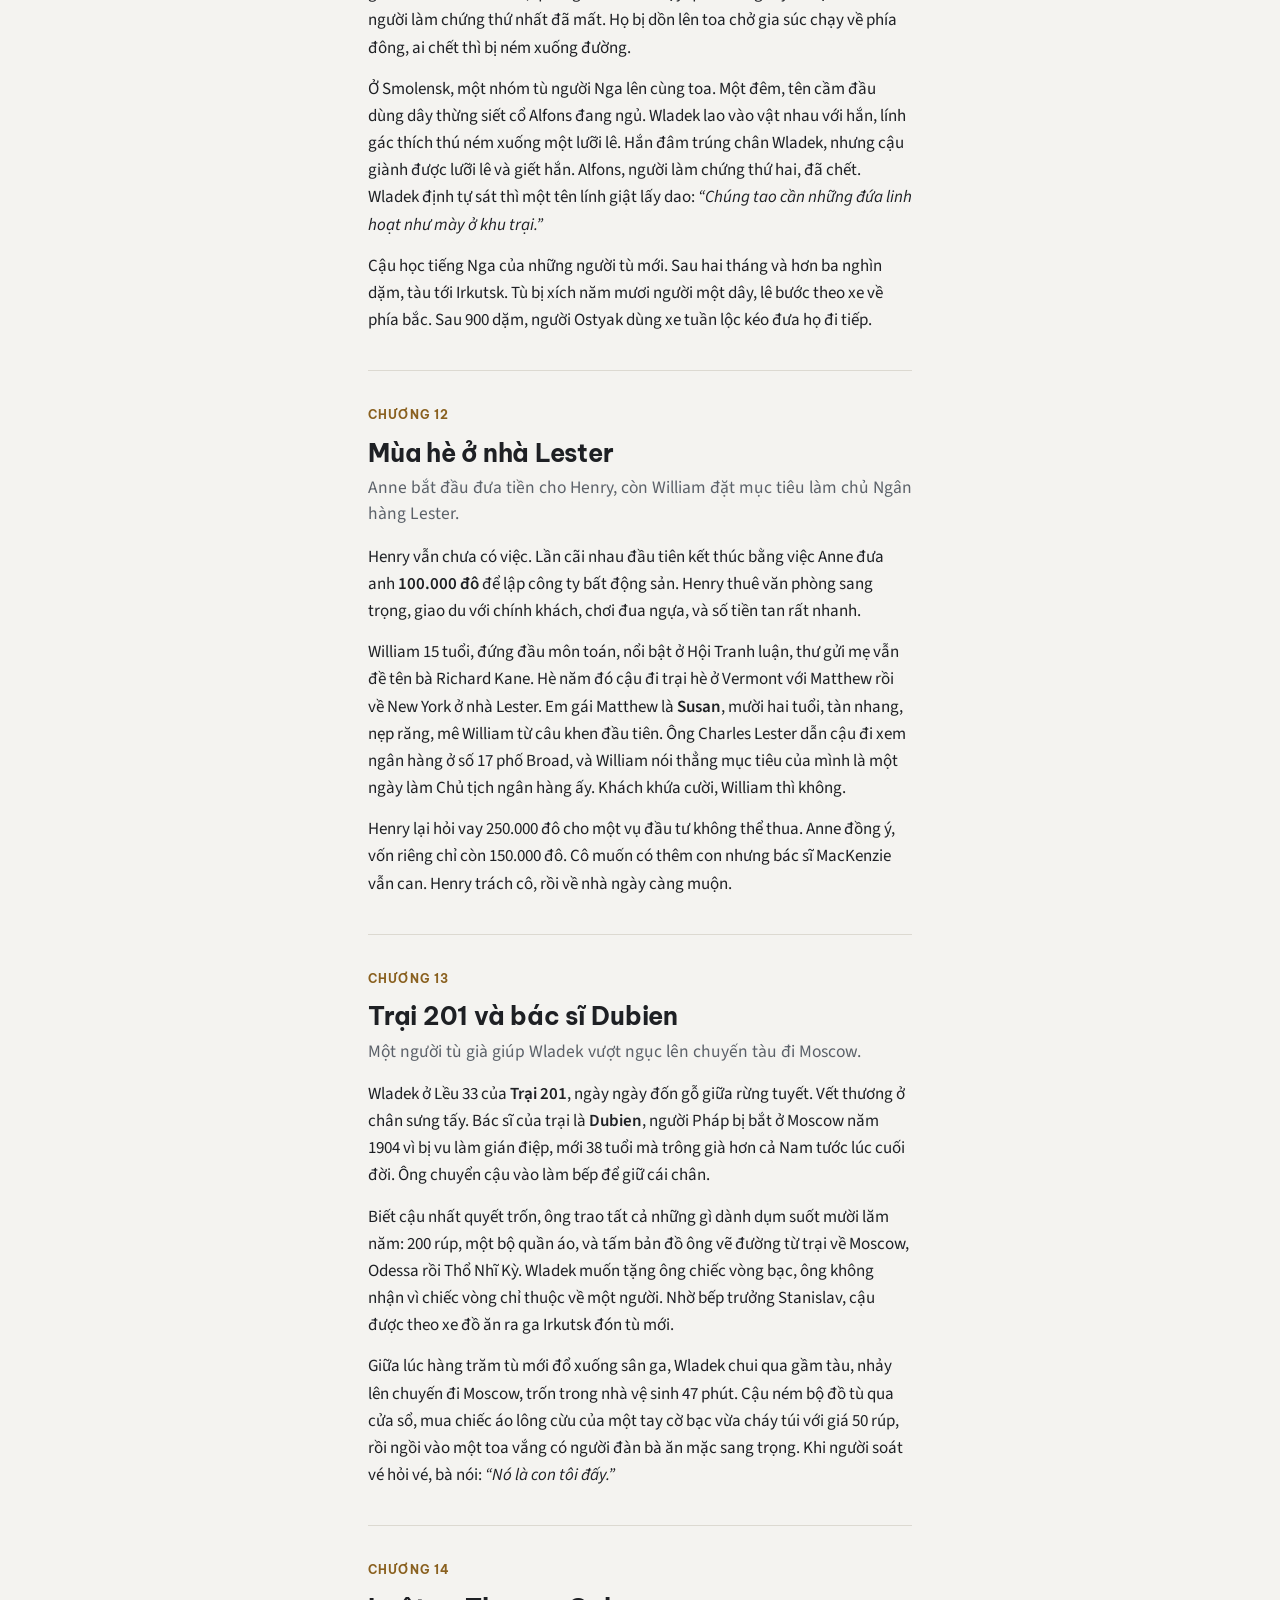
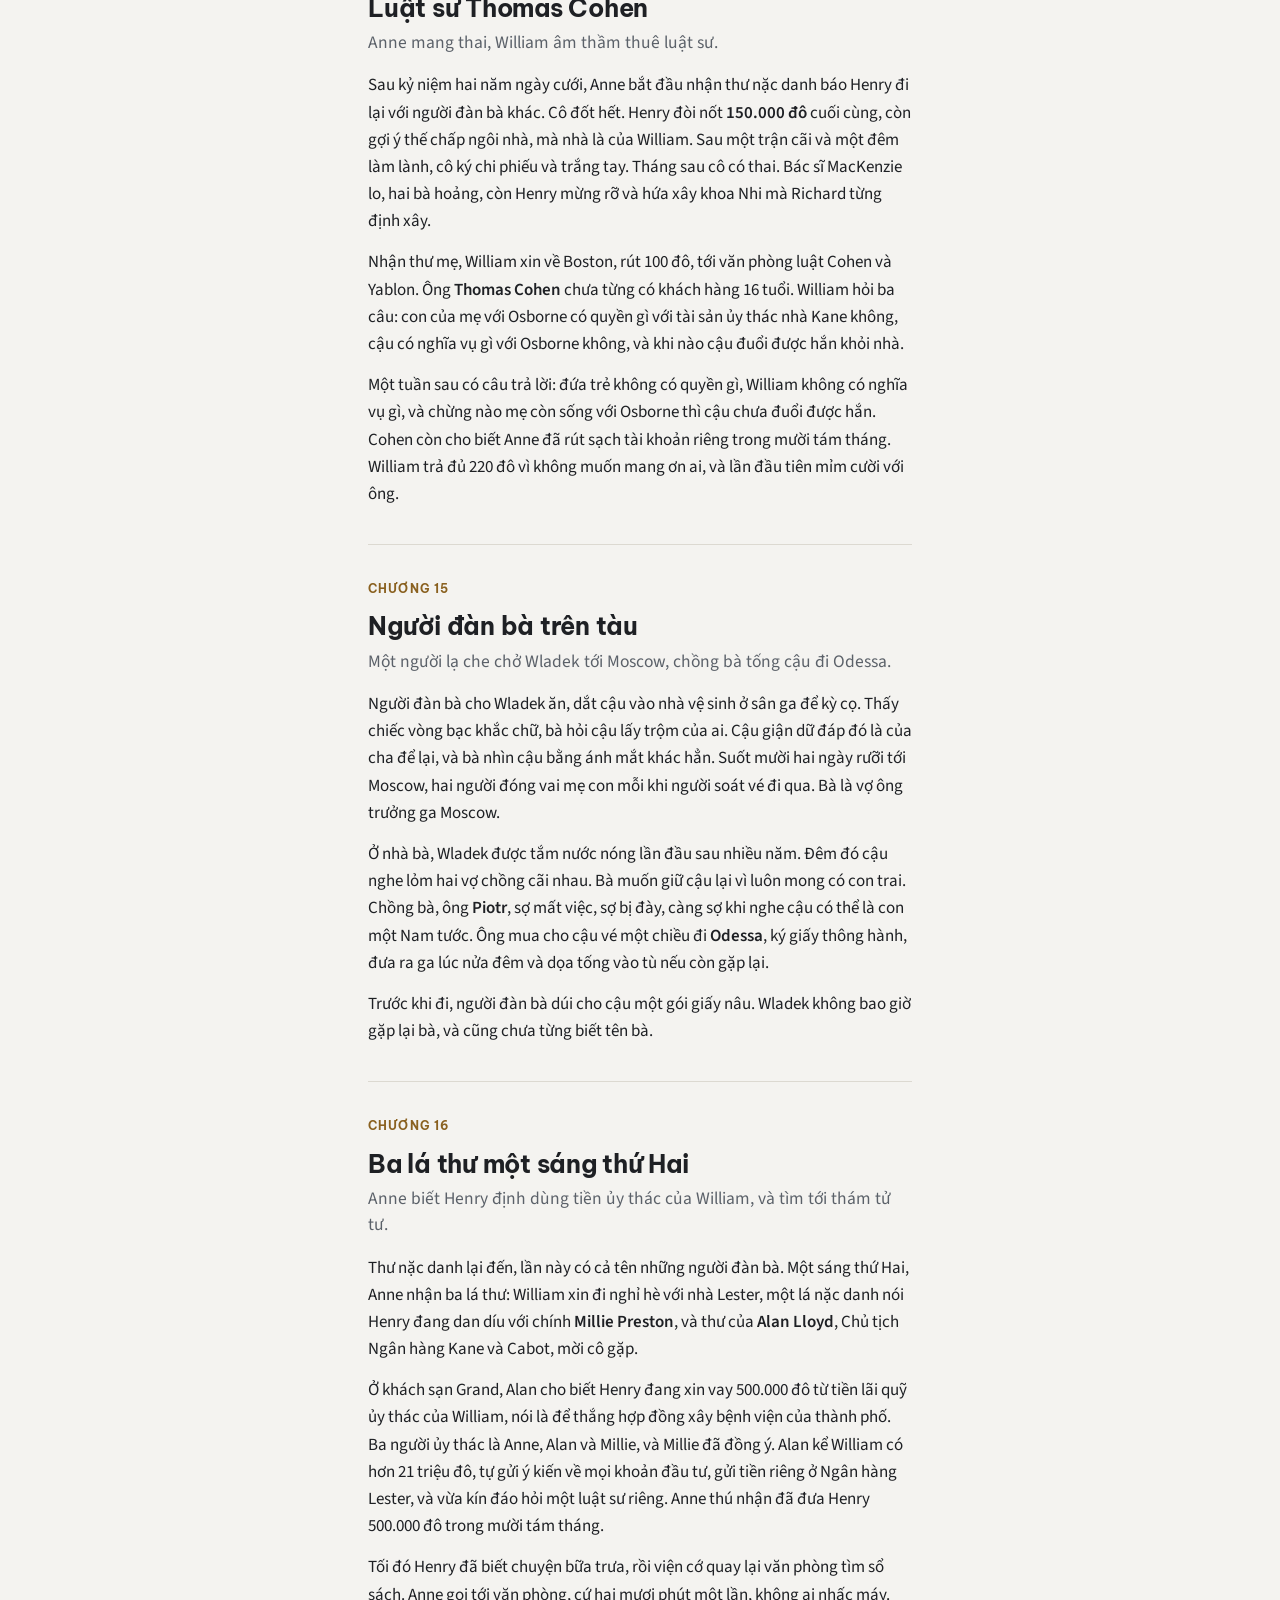
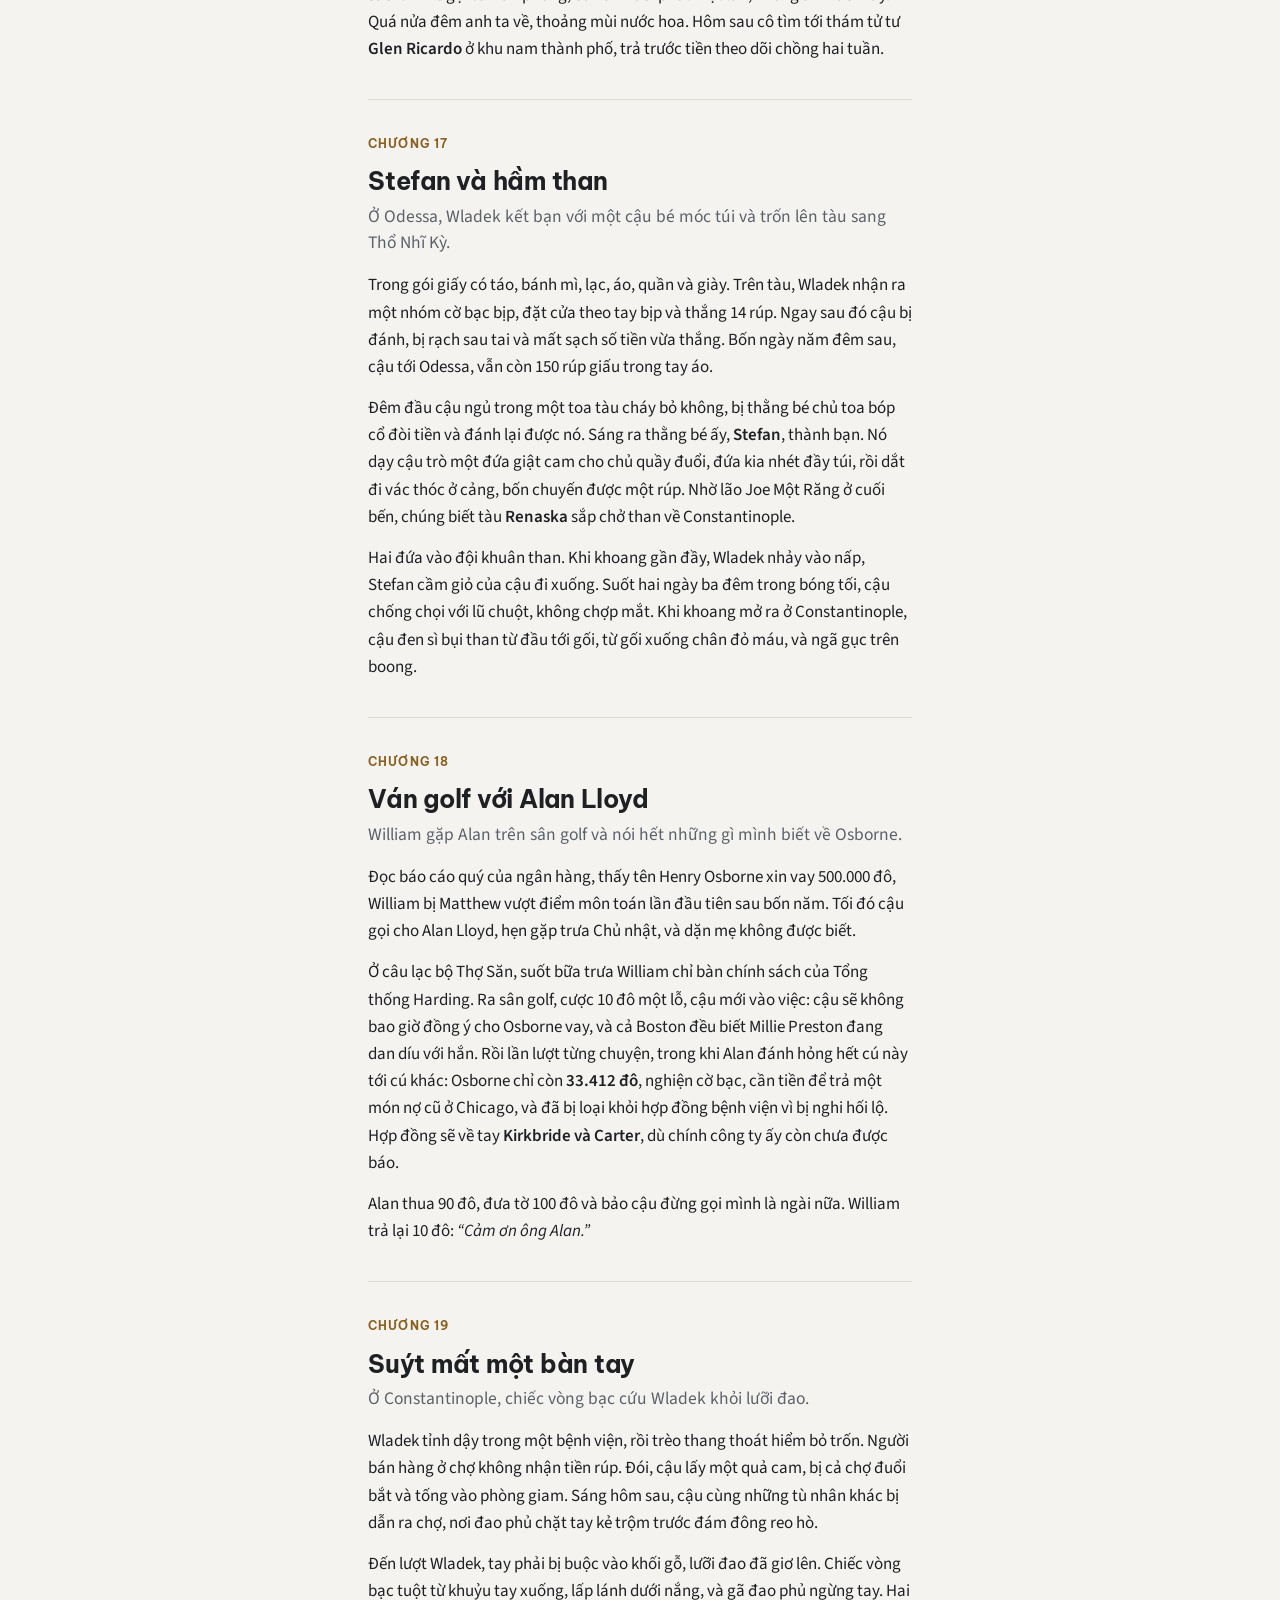
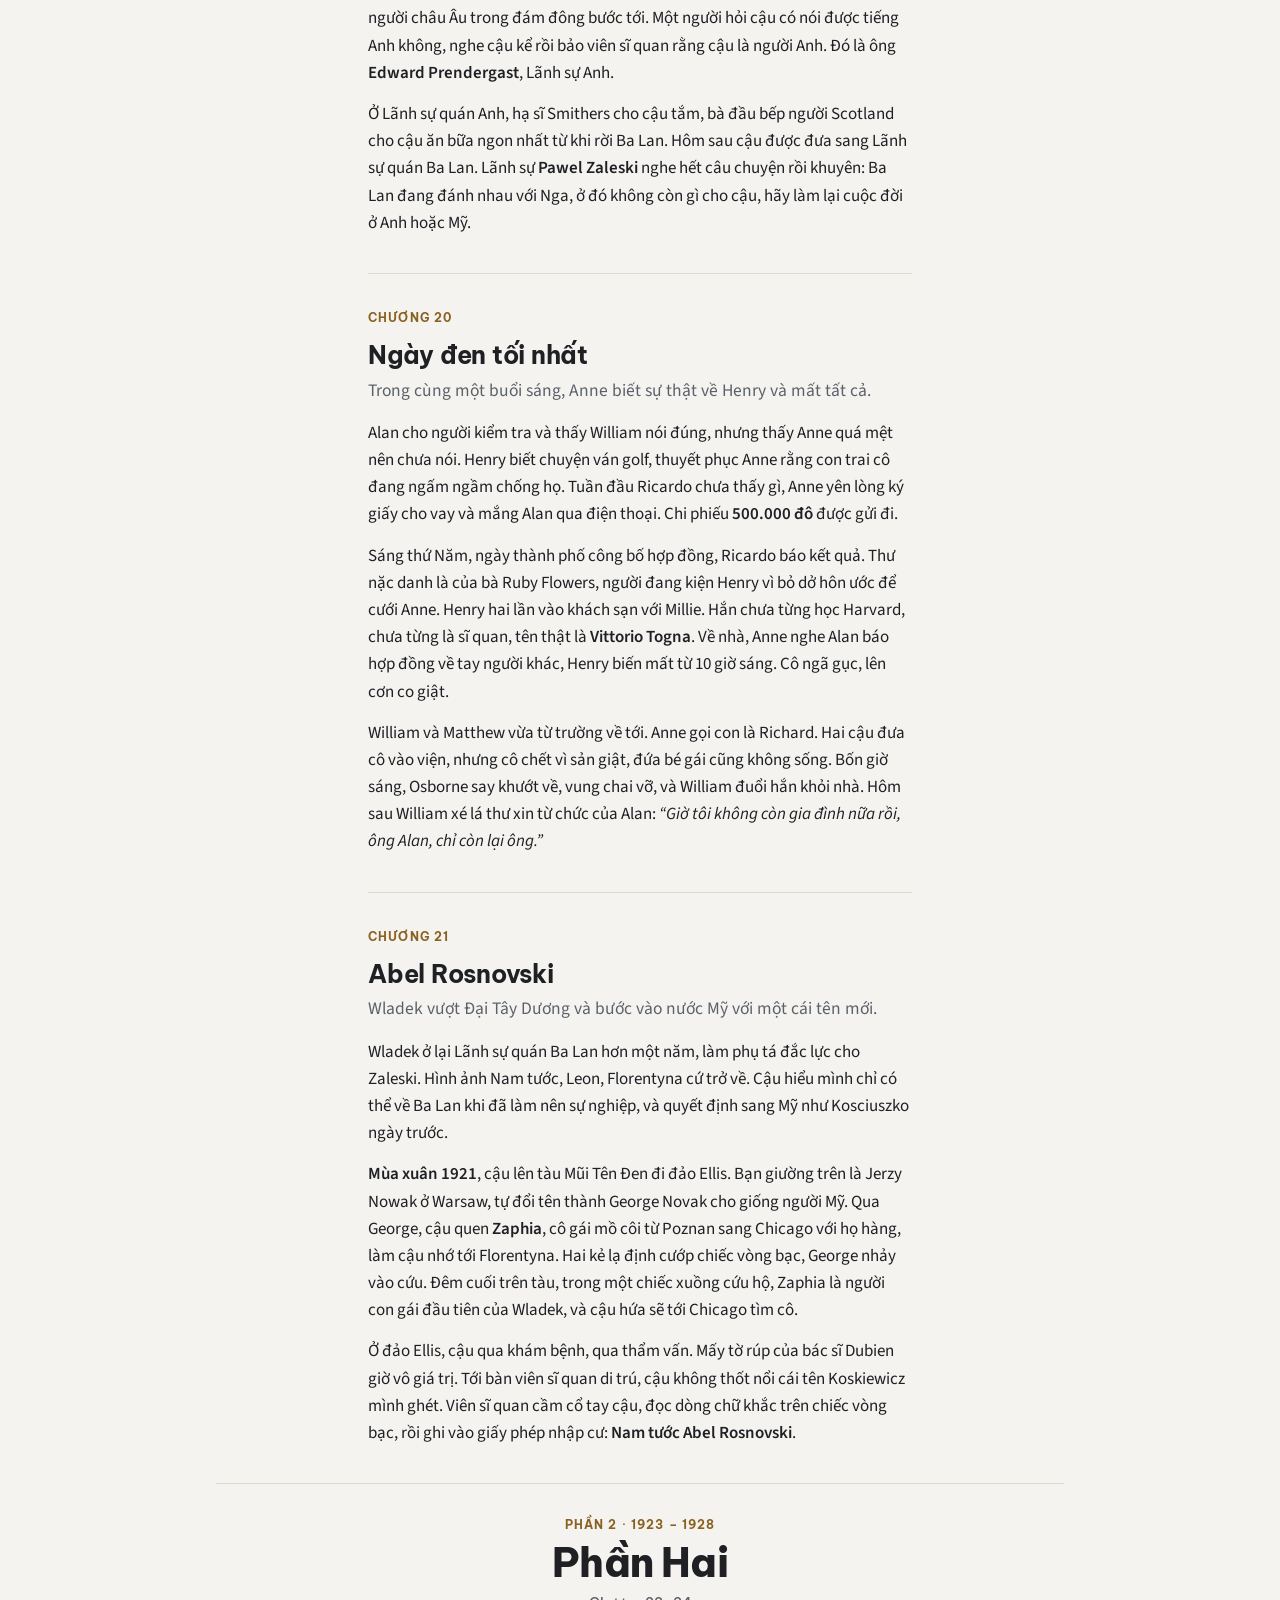
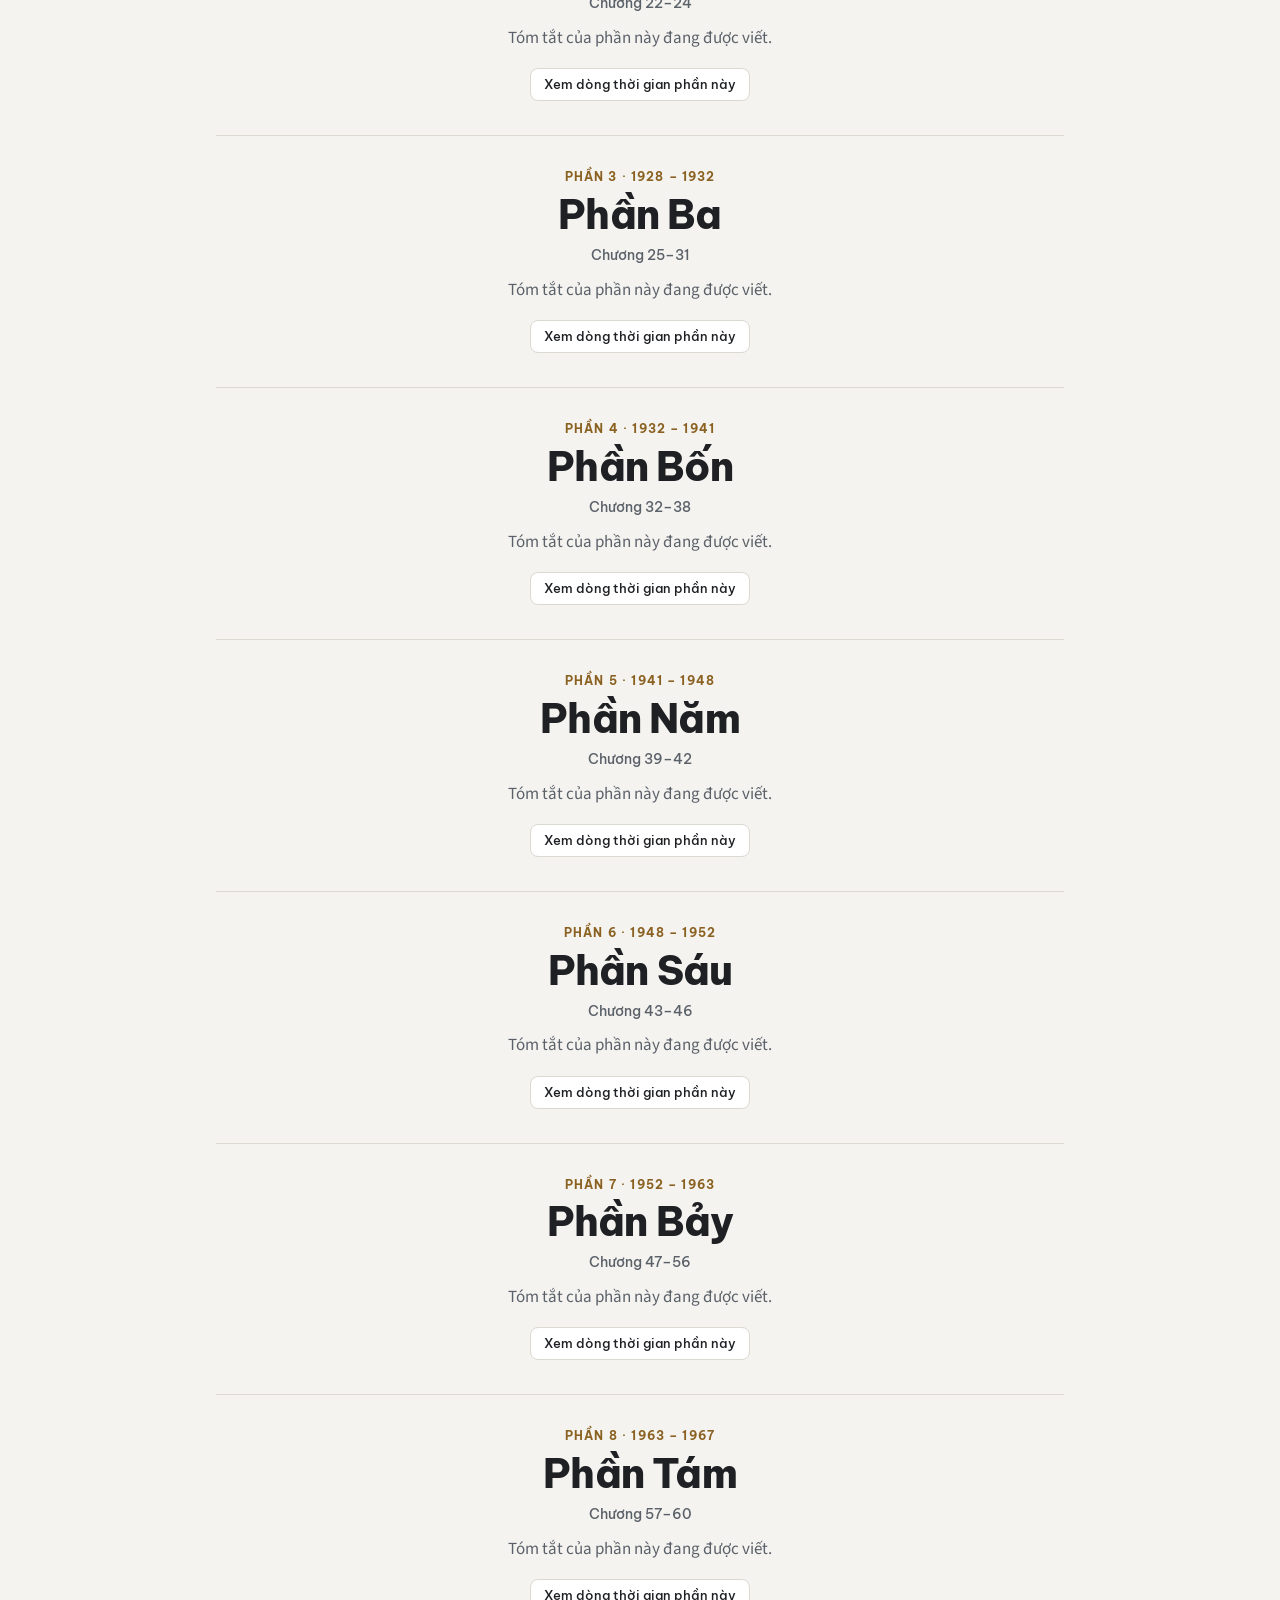
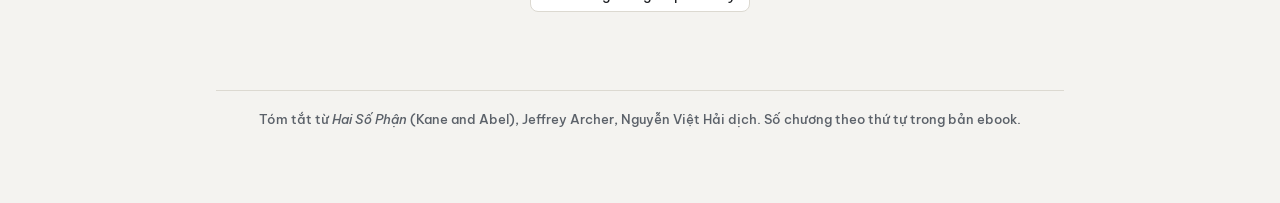
<file: books/hai-so-phan/summary/index.html>
<!doctype html>
<html lang="vi">
<head>
<meta charset="utf-8">
<meta name="viewport" content="width=device-width, initial-scale=1, viewport-fit=cover">
<title>Hai Số Phận · Tóm tắt</title>
<meta name="description" content="Tóm tắt tiểu thuyết Hai Số Phận (Kane and Abel) của Jeffrey Archer theo từng phần, từng chương: Wladek và William từ ngày cùng chào đời 18/4/1906.">
<meta name="theme-color" content="#f4f3f0" media="(prefers-color-scheme: light)">
<meta name="theme-color" content="#17191d" media="(prefers-color-scheme: dark)">
<meta name="apple-mobile-web-app-title" content="Tủ sách">
<link rel="manifest" href="../../../manifest.webmanifest">
<link rel="icon" href="../../../assets/icons/icon.svg" type="image/svg+xml">
<link rel="icon" href="../../../assets/icons/icon-32.png" sizes="32x32" type="image/png">
<link rel="apple-touch-icon" href="../../../assets/icons/apple-touch-icon.png">
<link rel="canonical" href="https://tusach.buitientuan.com/books/hai-so-phan/summary/">
<!-- Ảnh và chữ hiện khi dán link vào Zalo, Messenger, Facebook… -->
<meta property="og:type" content="website">
<meta property="og:site_name" content="Sổ tay đọc sách">
<meta property="og:locale" content="vi_VN">
<meta property="og:title" content="Hai Số Phận · Tóm tắt từng chương">
<meta property="og:description" content="Tóm tắt tiểu thuyết Hai Số Phận (Kane and Abel) của Jeffrey Archer theo từng phần, từng chương: Wladek và William từ ngày cùng chào đời 18/4/1906.">
<meta property="og:url" content="https://tusach.buitientuan.com/books/hai-so-phan/summary/">
<meta property="og:image" content="https://tusach.buitientuan.com/books/hai-so-phan/og.png">
<meta property="og:image:width" content="1200">
<meta property="og:image:height" content="630">
<meta name="twitter:card" content="summary_large_image">
<script>try{var t=localStorage.getItem("sotay-theme");if(t)document.documentElement.setAttribute("data-theme",t)}catch(e){}</script>
<link rel="preconnect" href="https://fonts.googleapis.com">
<link rel="preconnect" href="https://fonts.gstatic.com" crossorigin>
<link rel="stylesheet" href="https://fonts.googleapis.com/css2?family=Be+Vietnam+Pro:wght@500;600;700;800&family=Source+Sans+3:ital,wght@0,400;0,600;1,400&display=swap">
<link rel="stylesheet" href="../../../assets/css/style.css">
</head>
<body>
<div class="wrap narrow sum-page">
  <div class="topbar" id="bar"></div>
  <div id="app"></div>
</div>
<!-- Trang tóm tắt. Giống hệt nhau cho mọi cuốn: slug lấy từ tên thư mục, dữ liệu ở data/phan-N.js. -->
<script src="../../../data/books.js"></script>
<script src="../../../assets/js/site.js"></script>
<script src="../../../assets/js/summary.js"></script>
<script>Summary.page()</script>
</body>
</html>
</file>
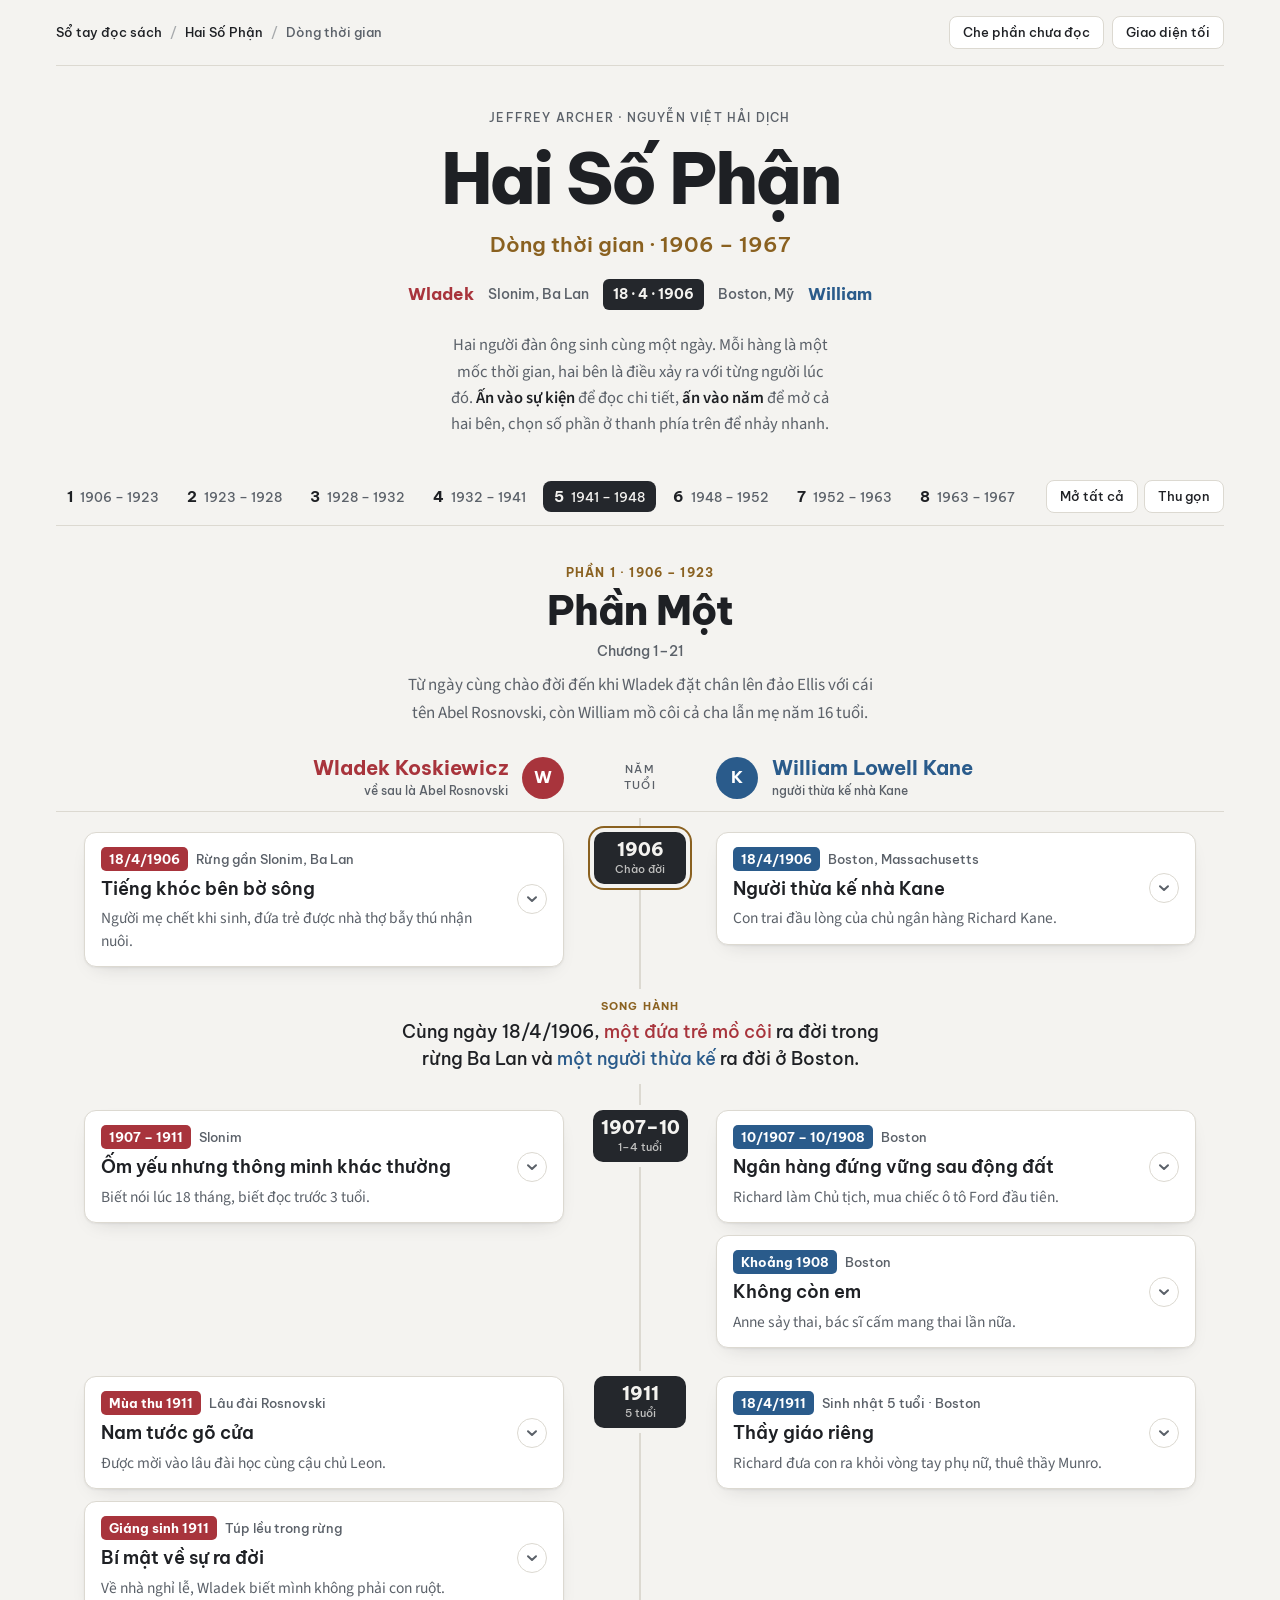
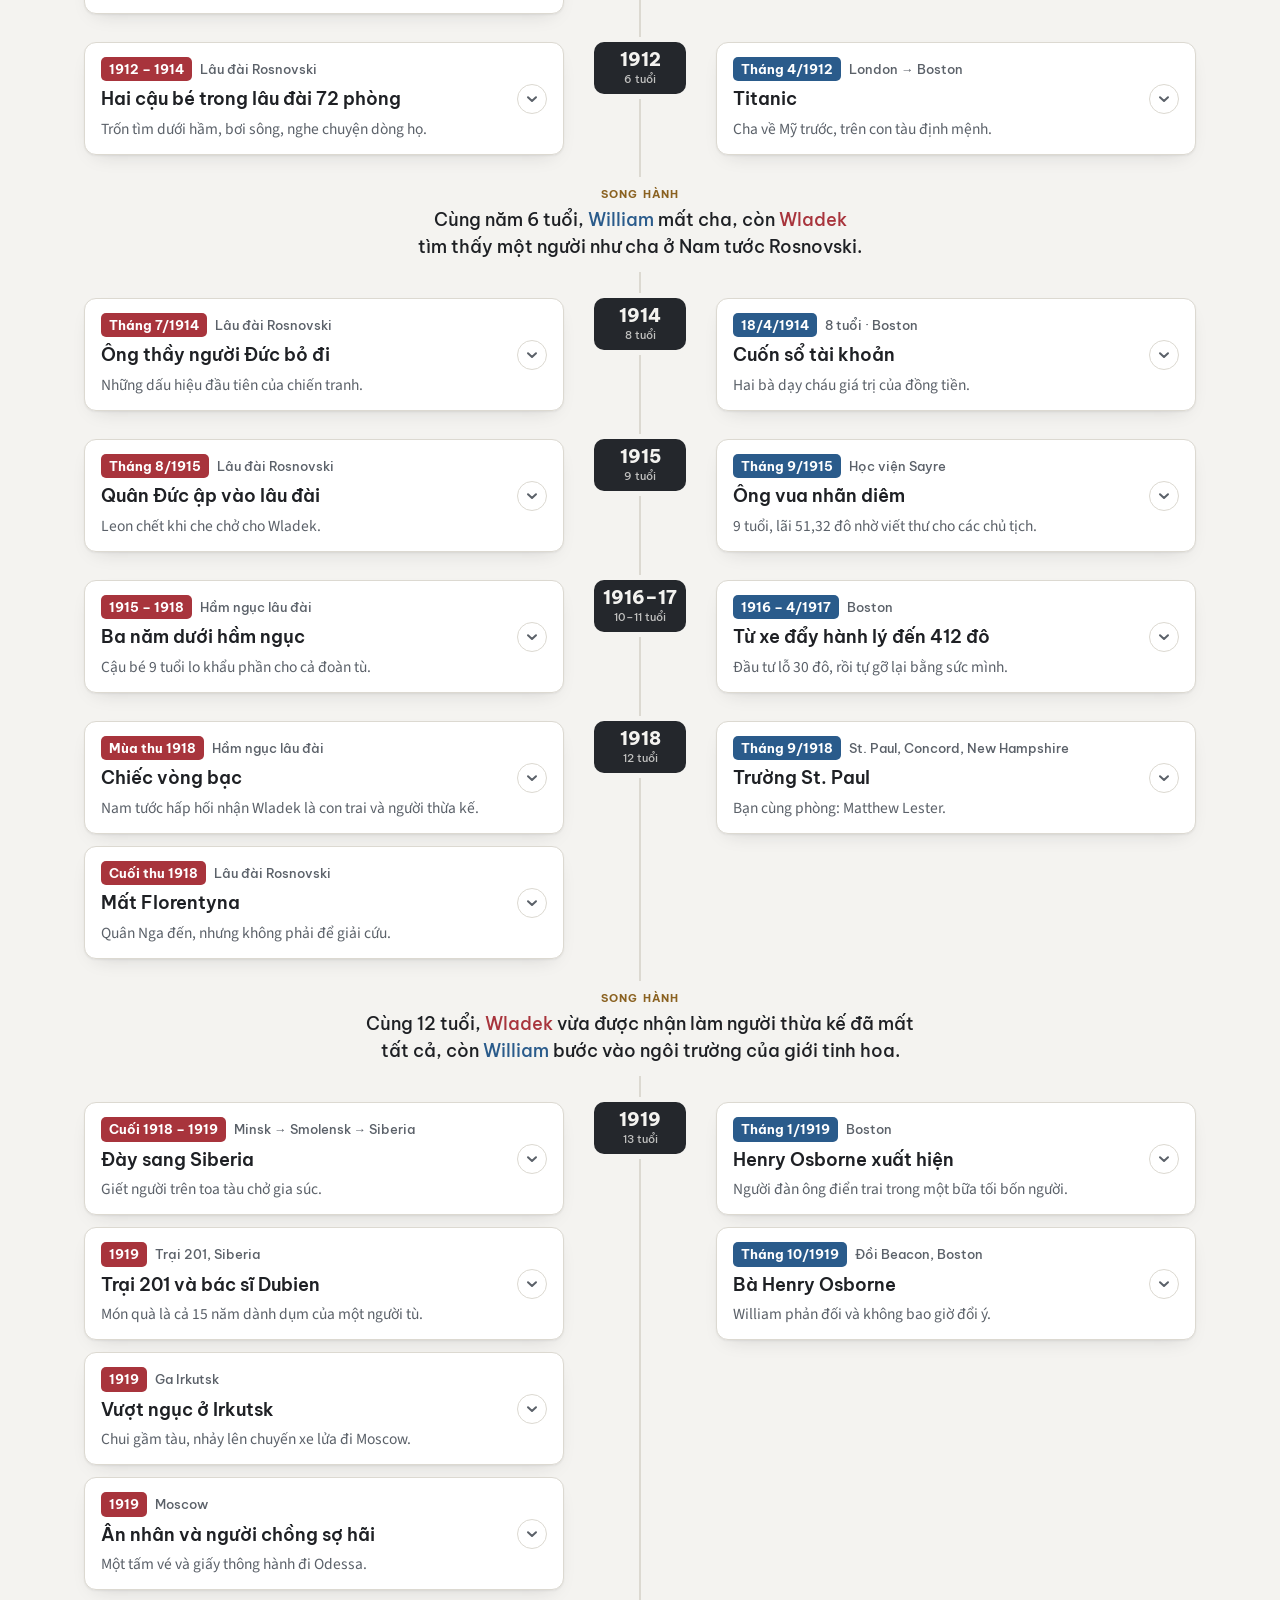
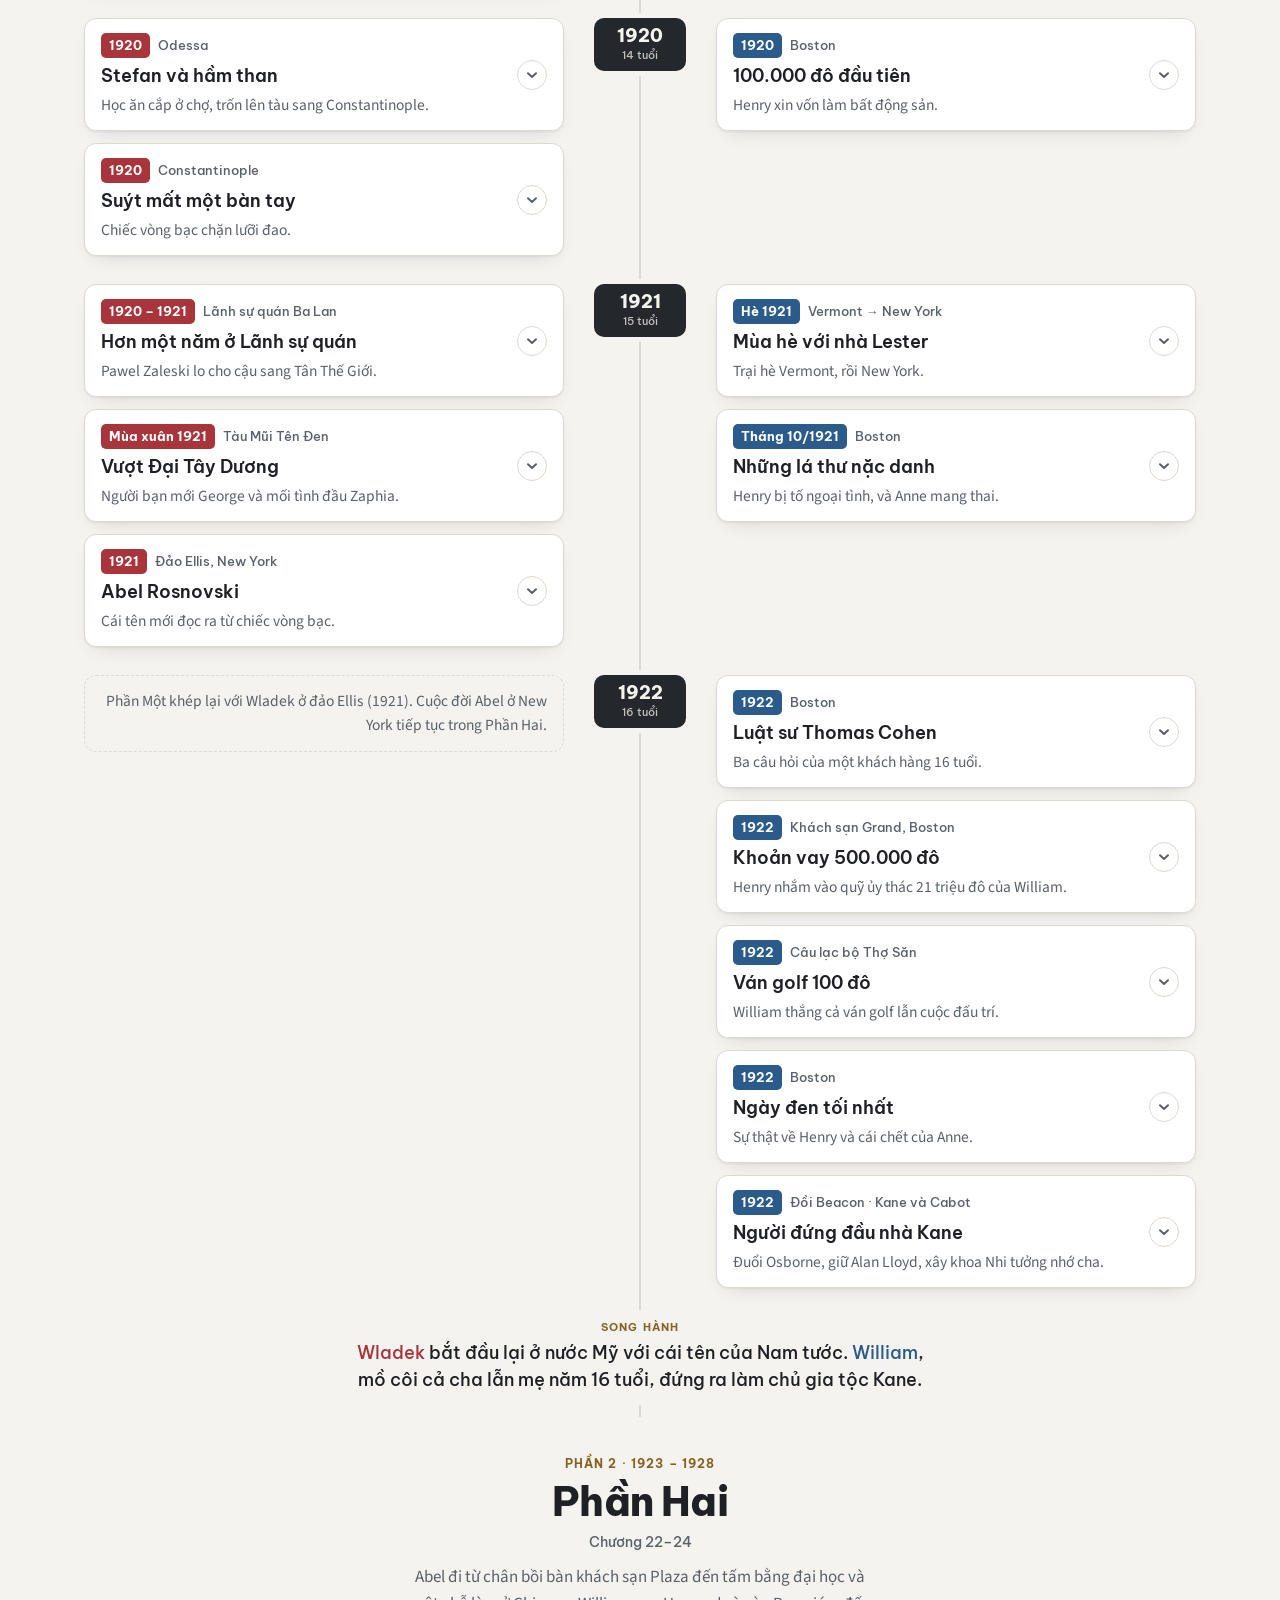
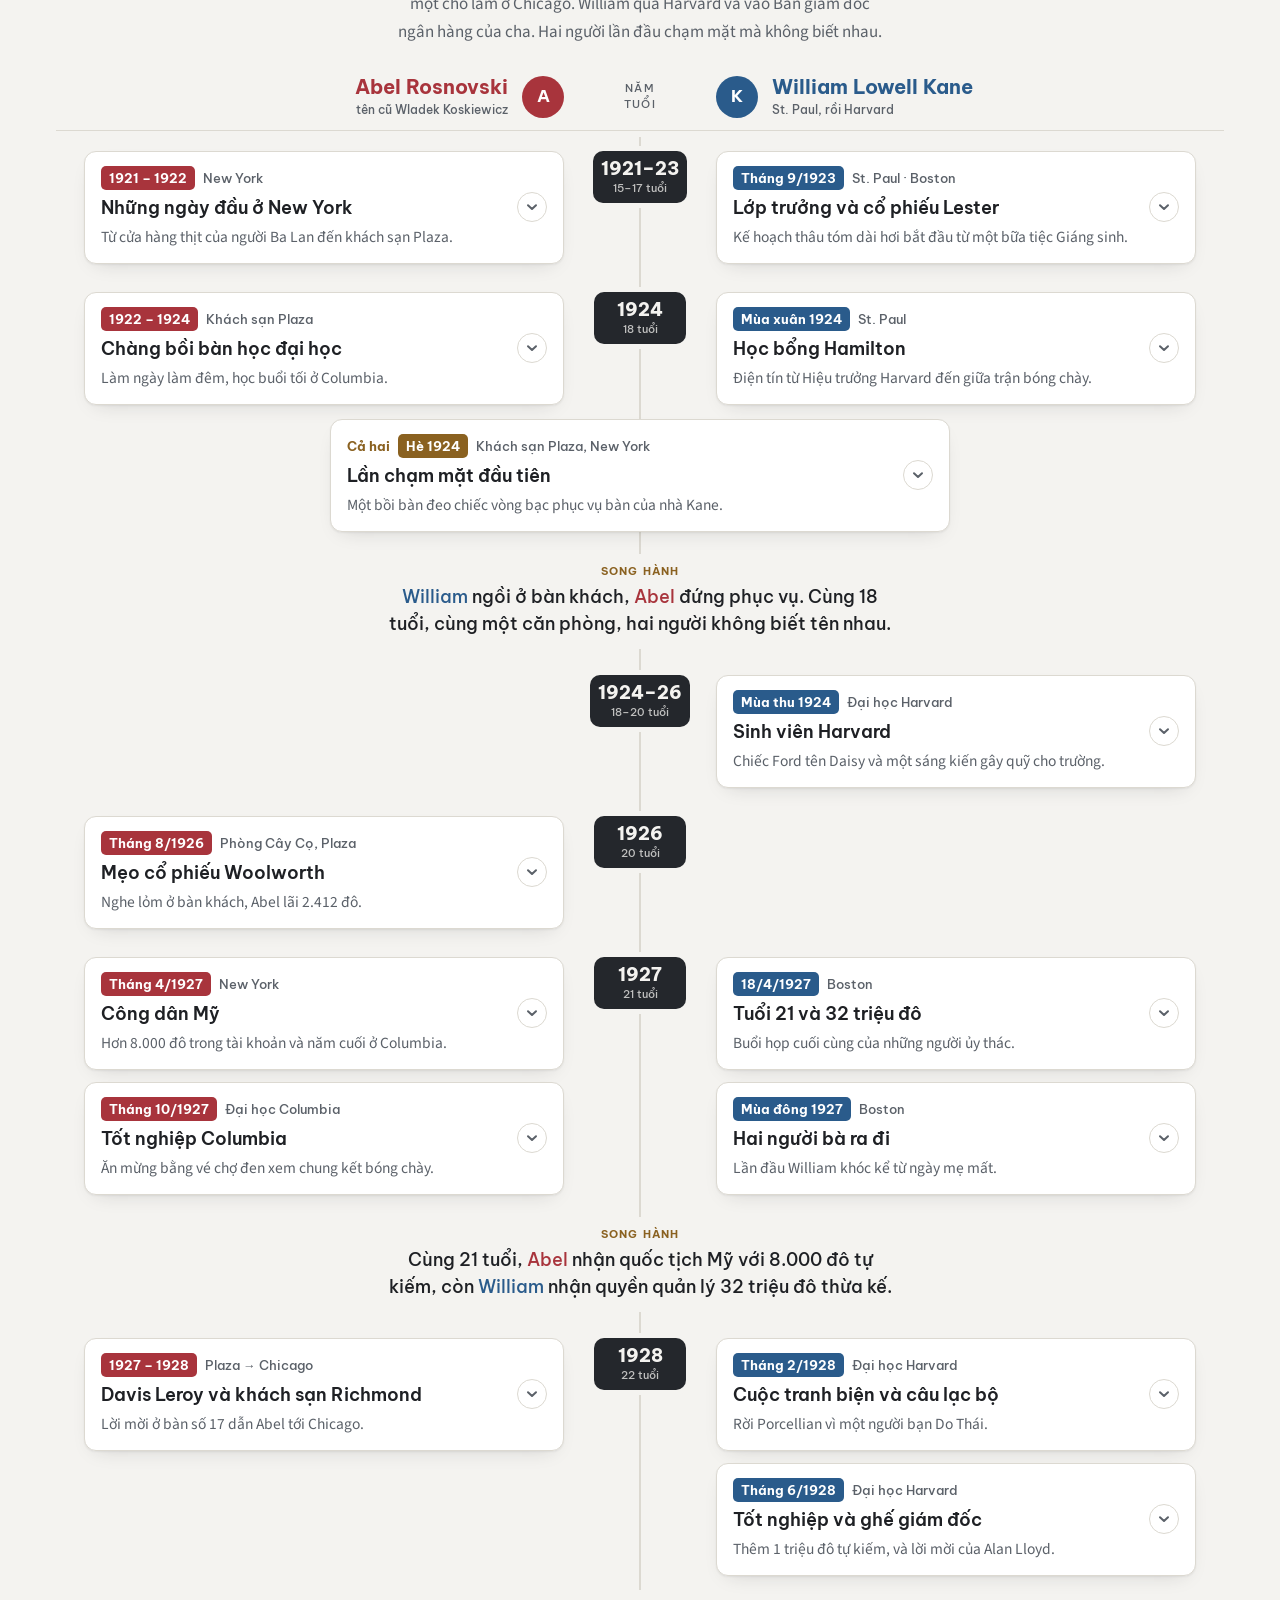
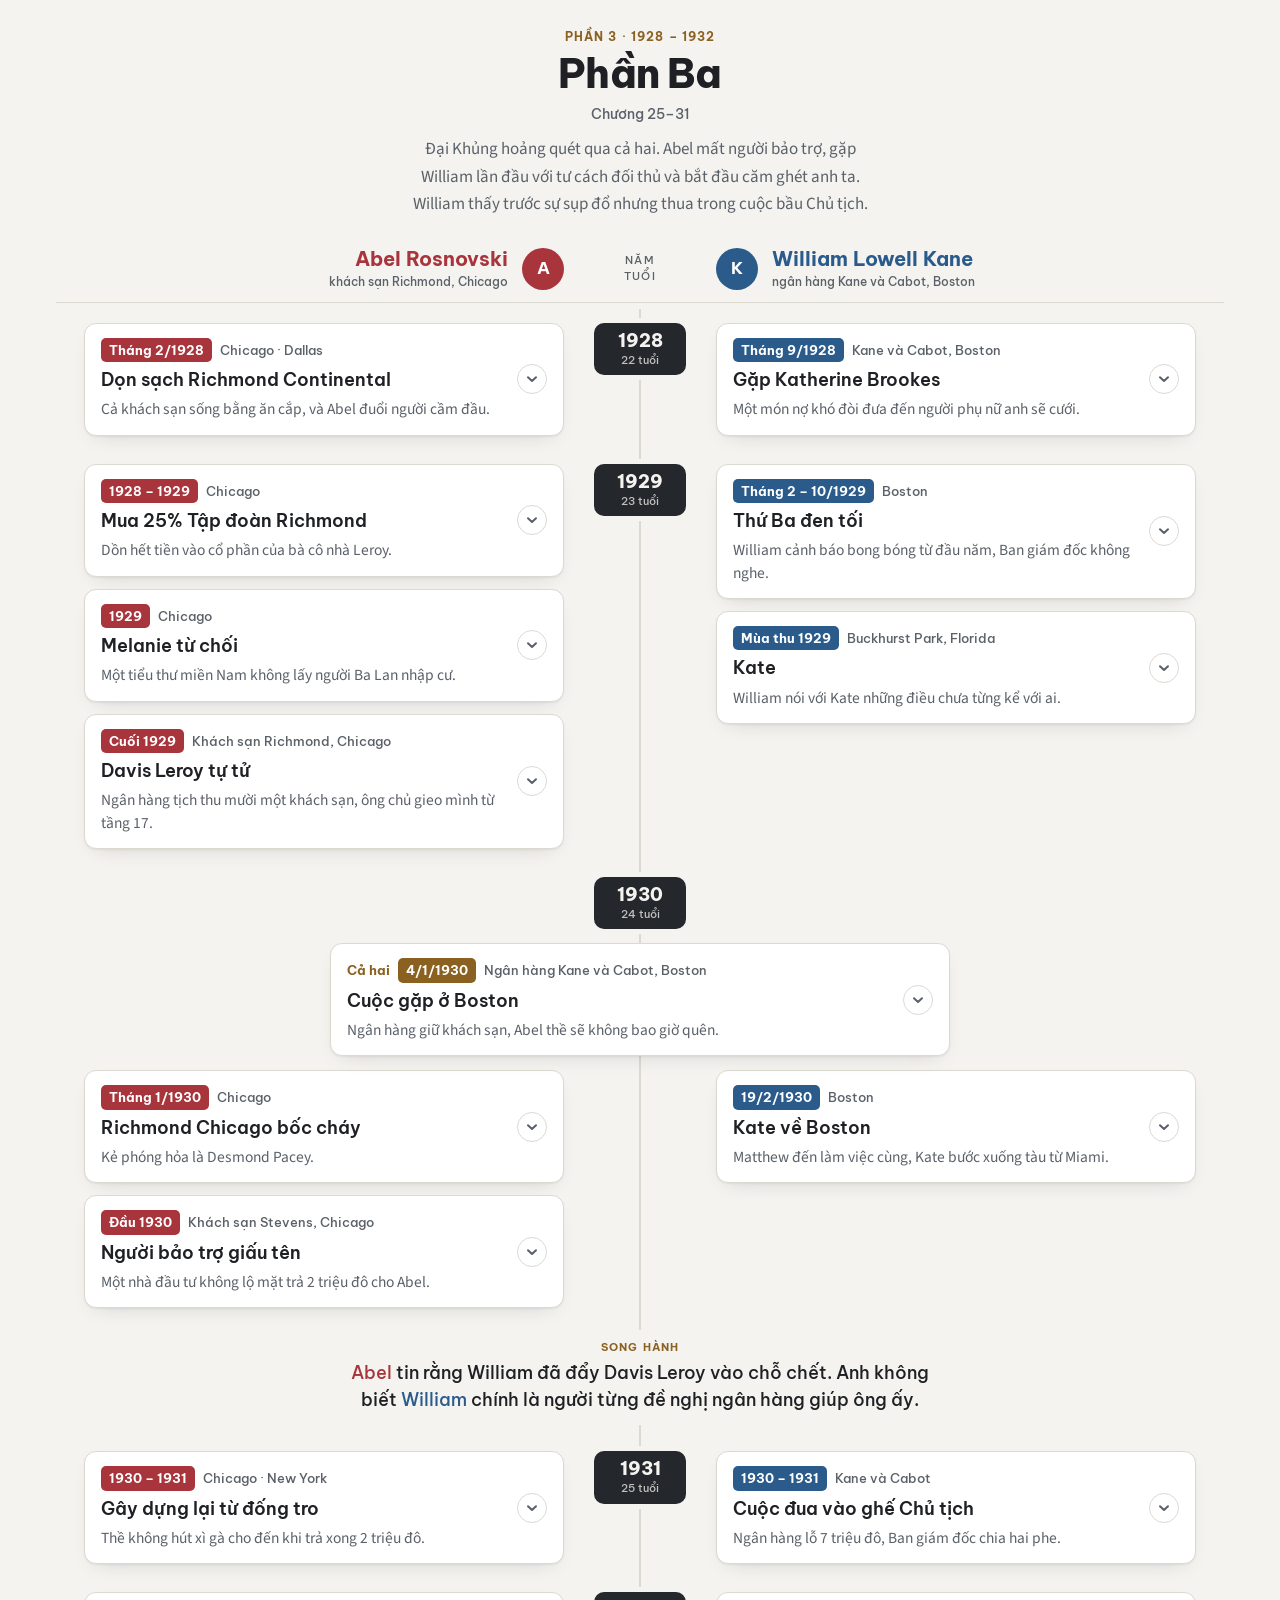
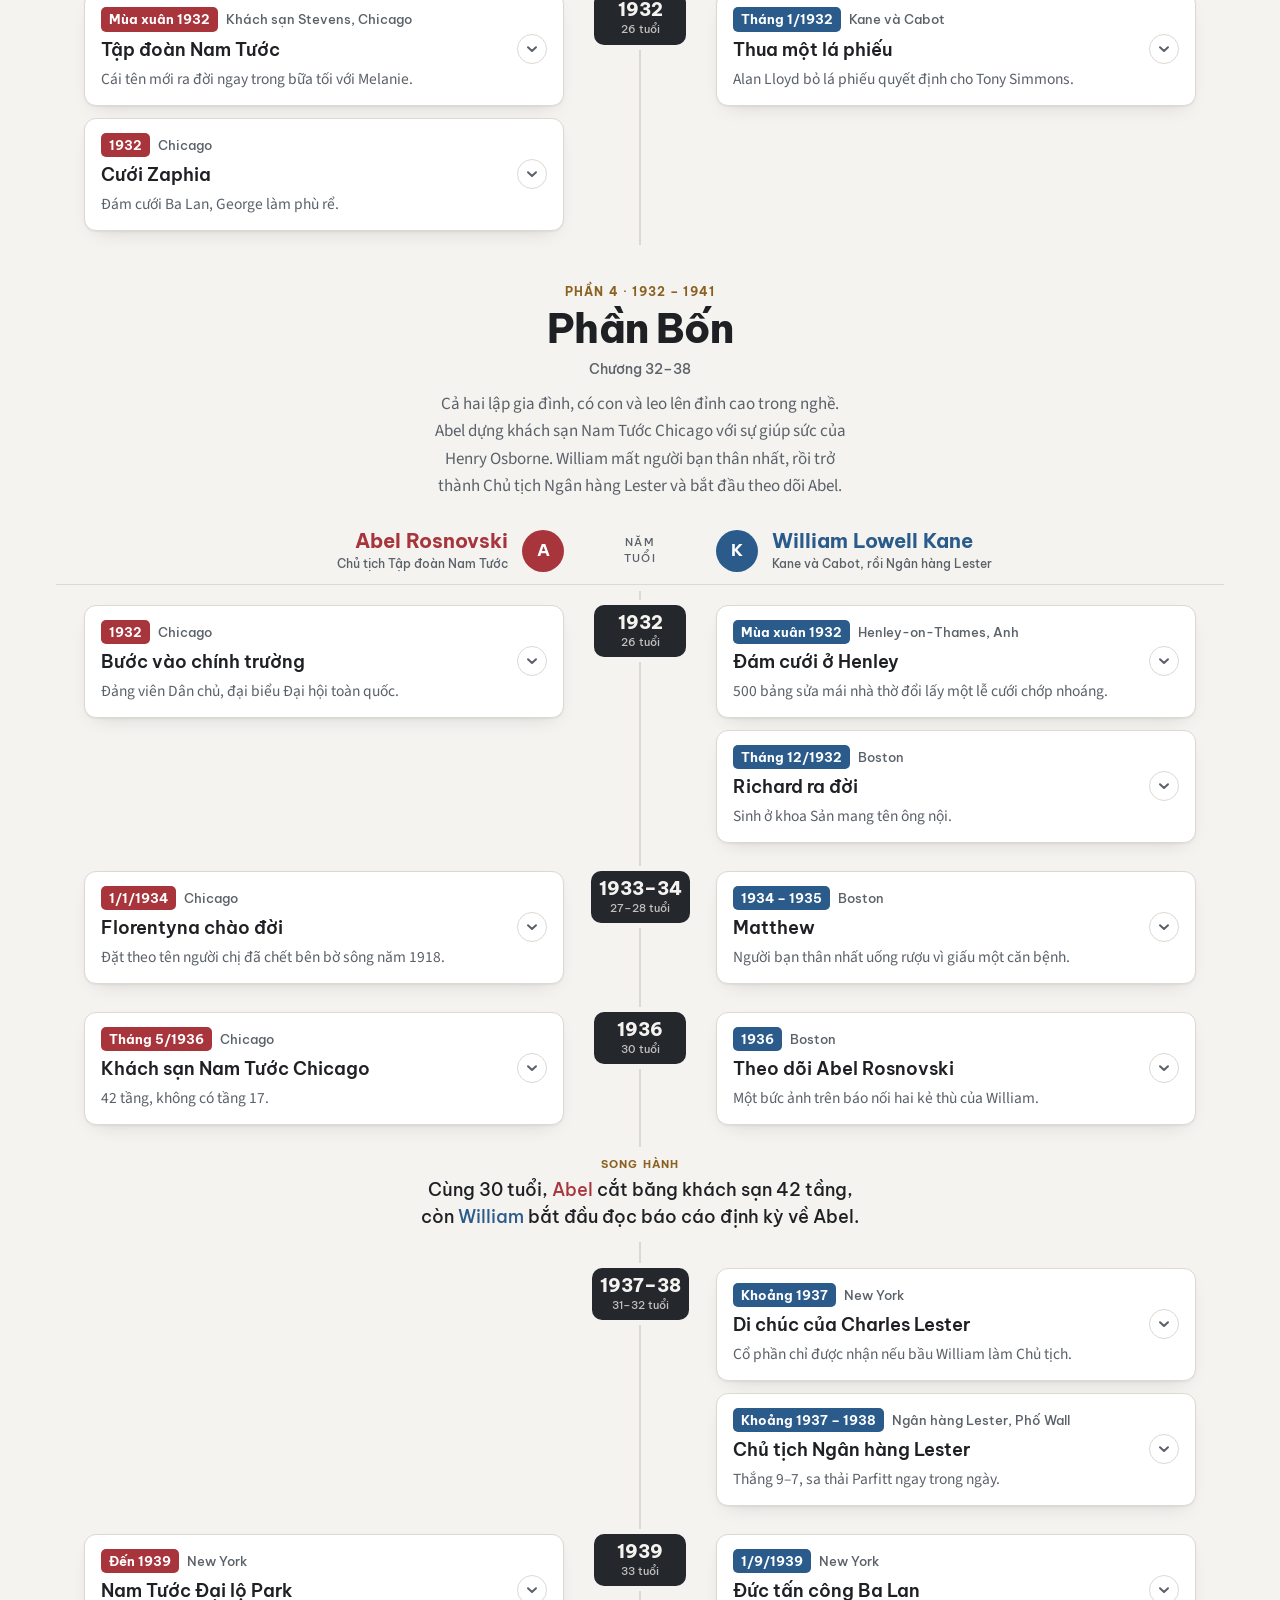
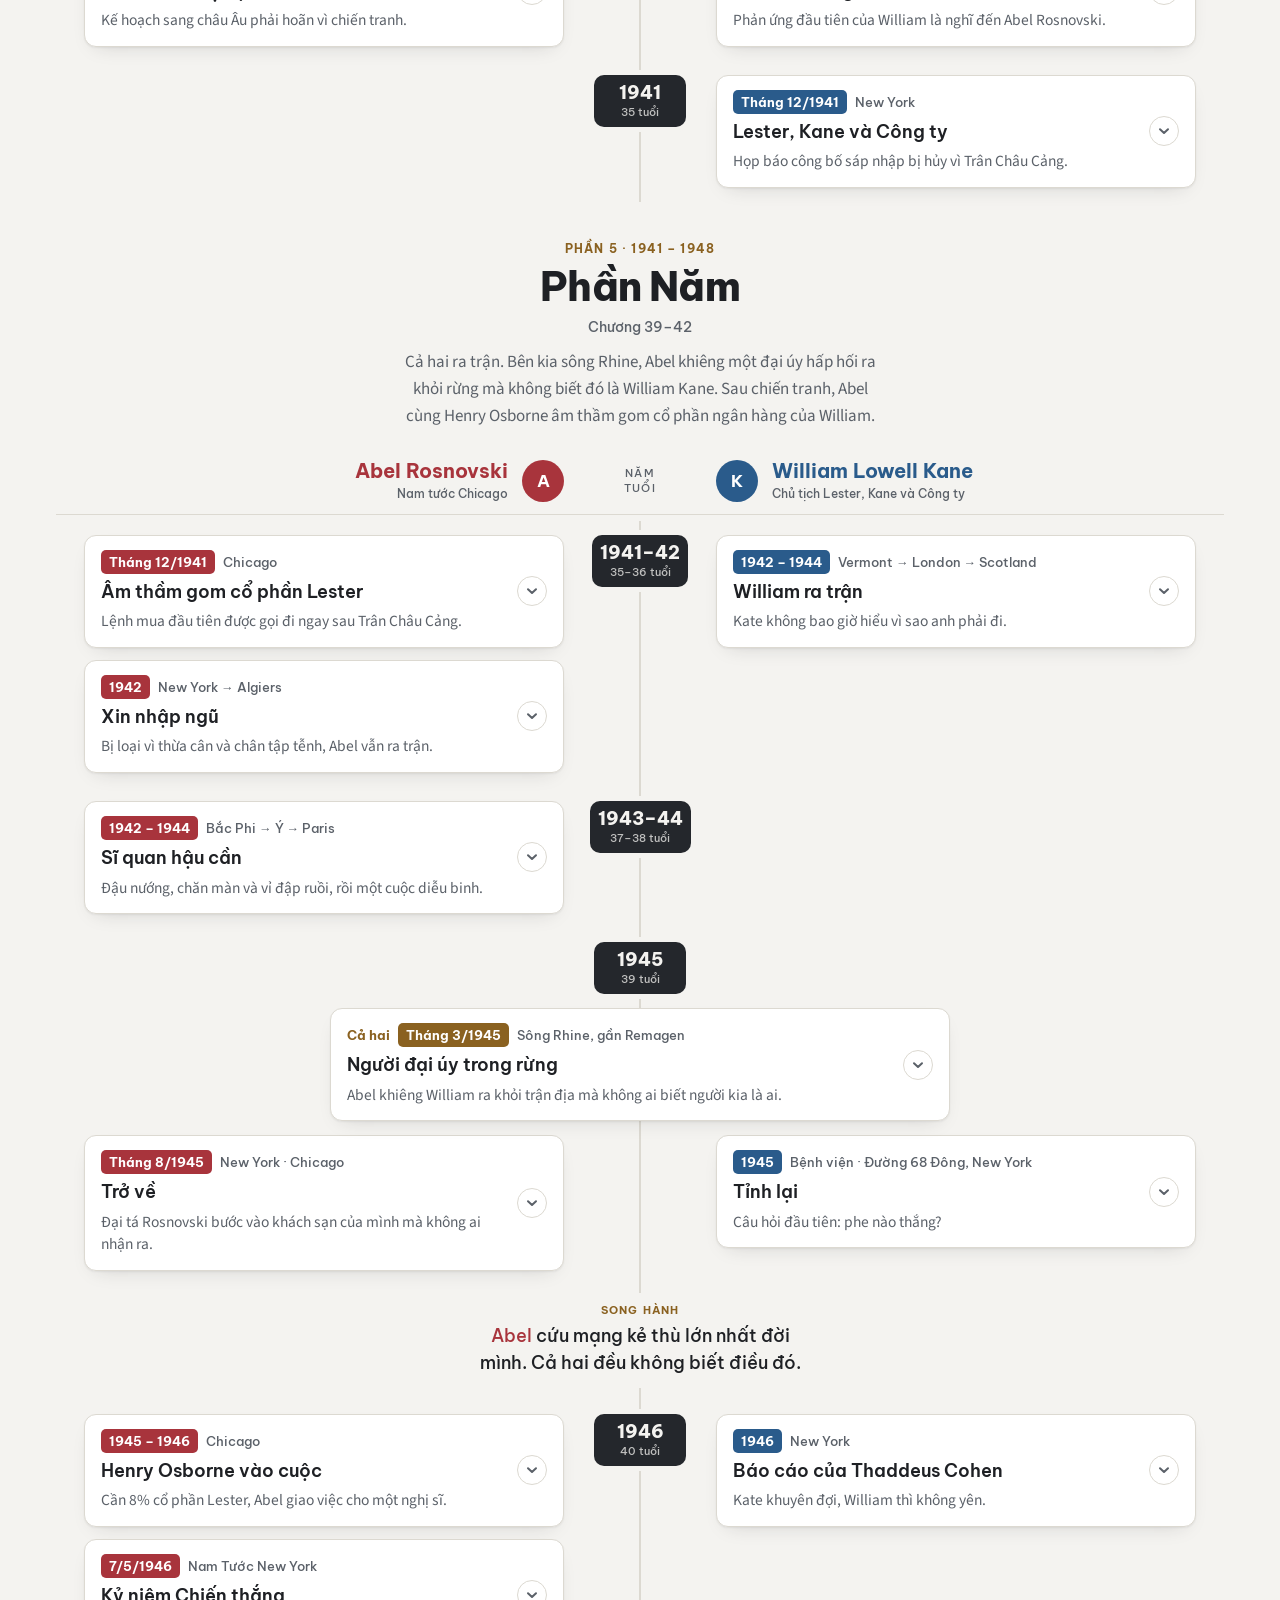
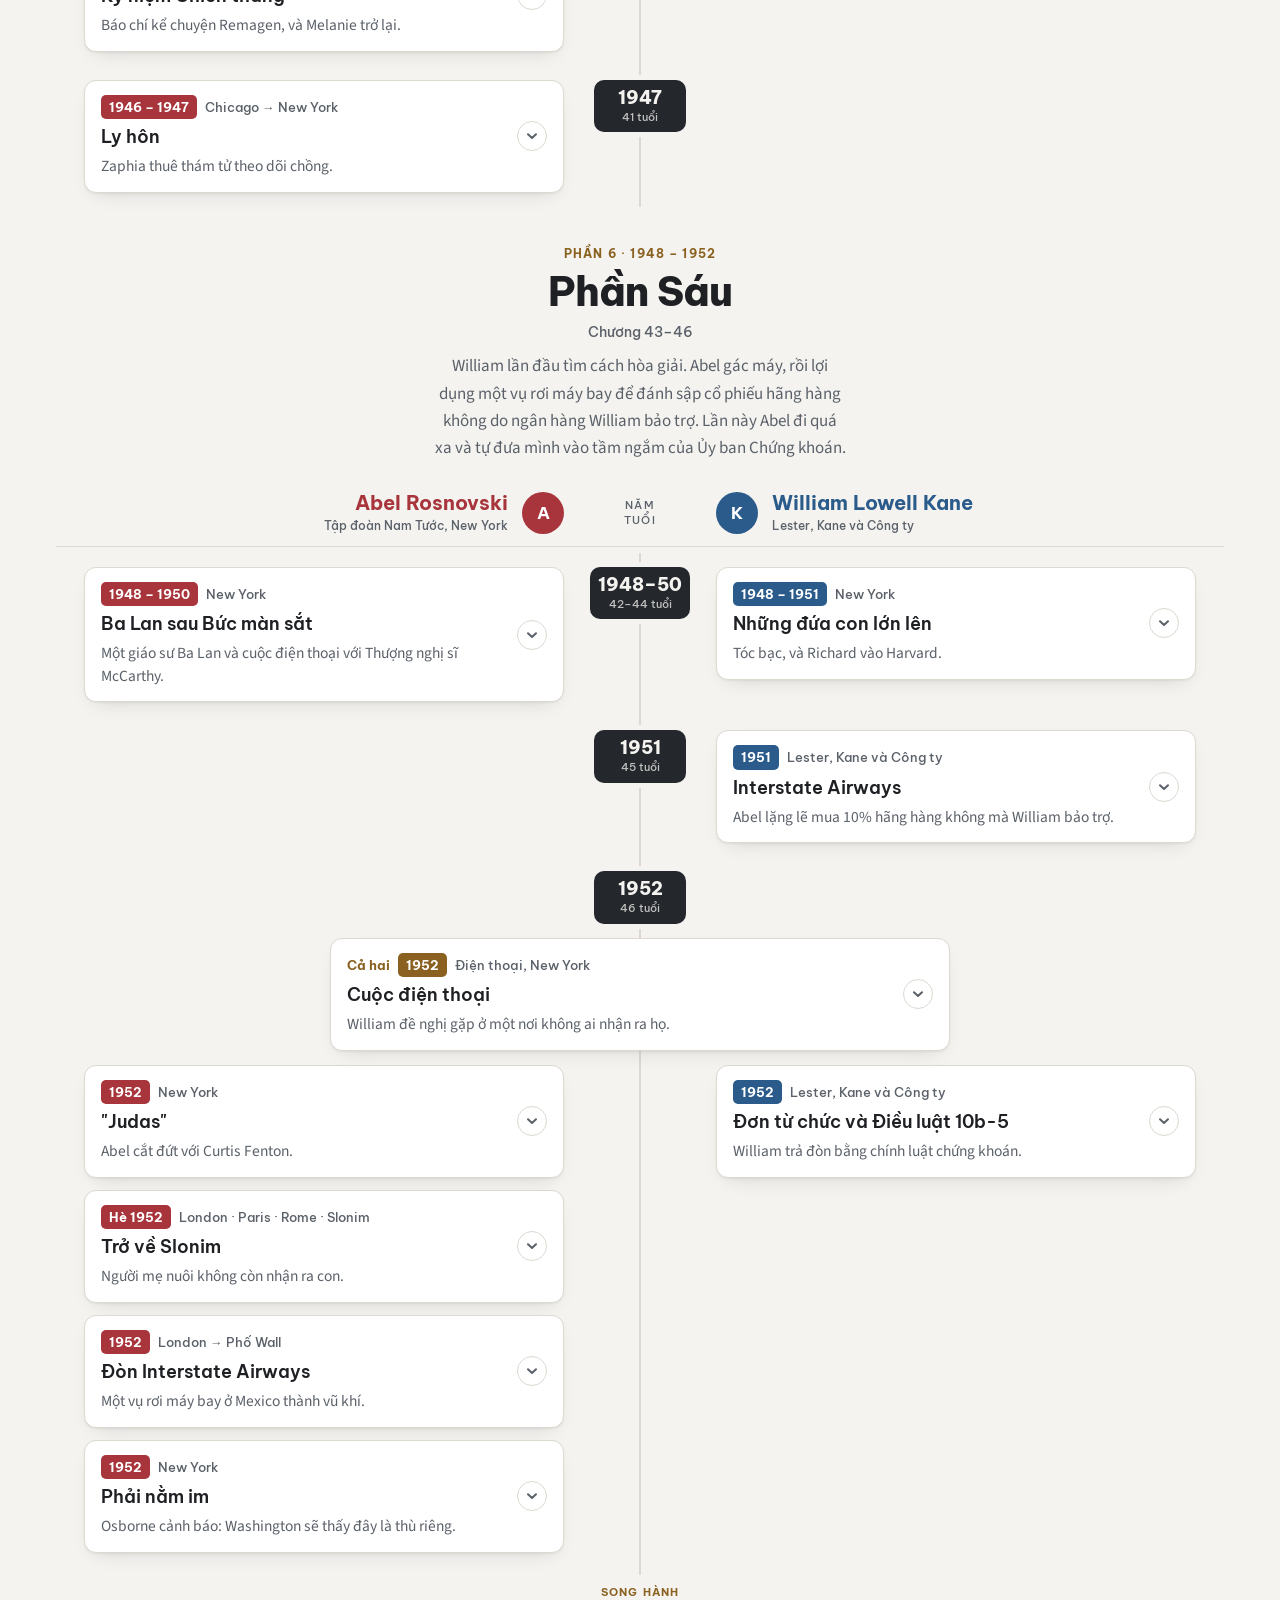
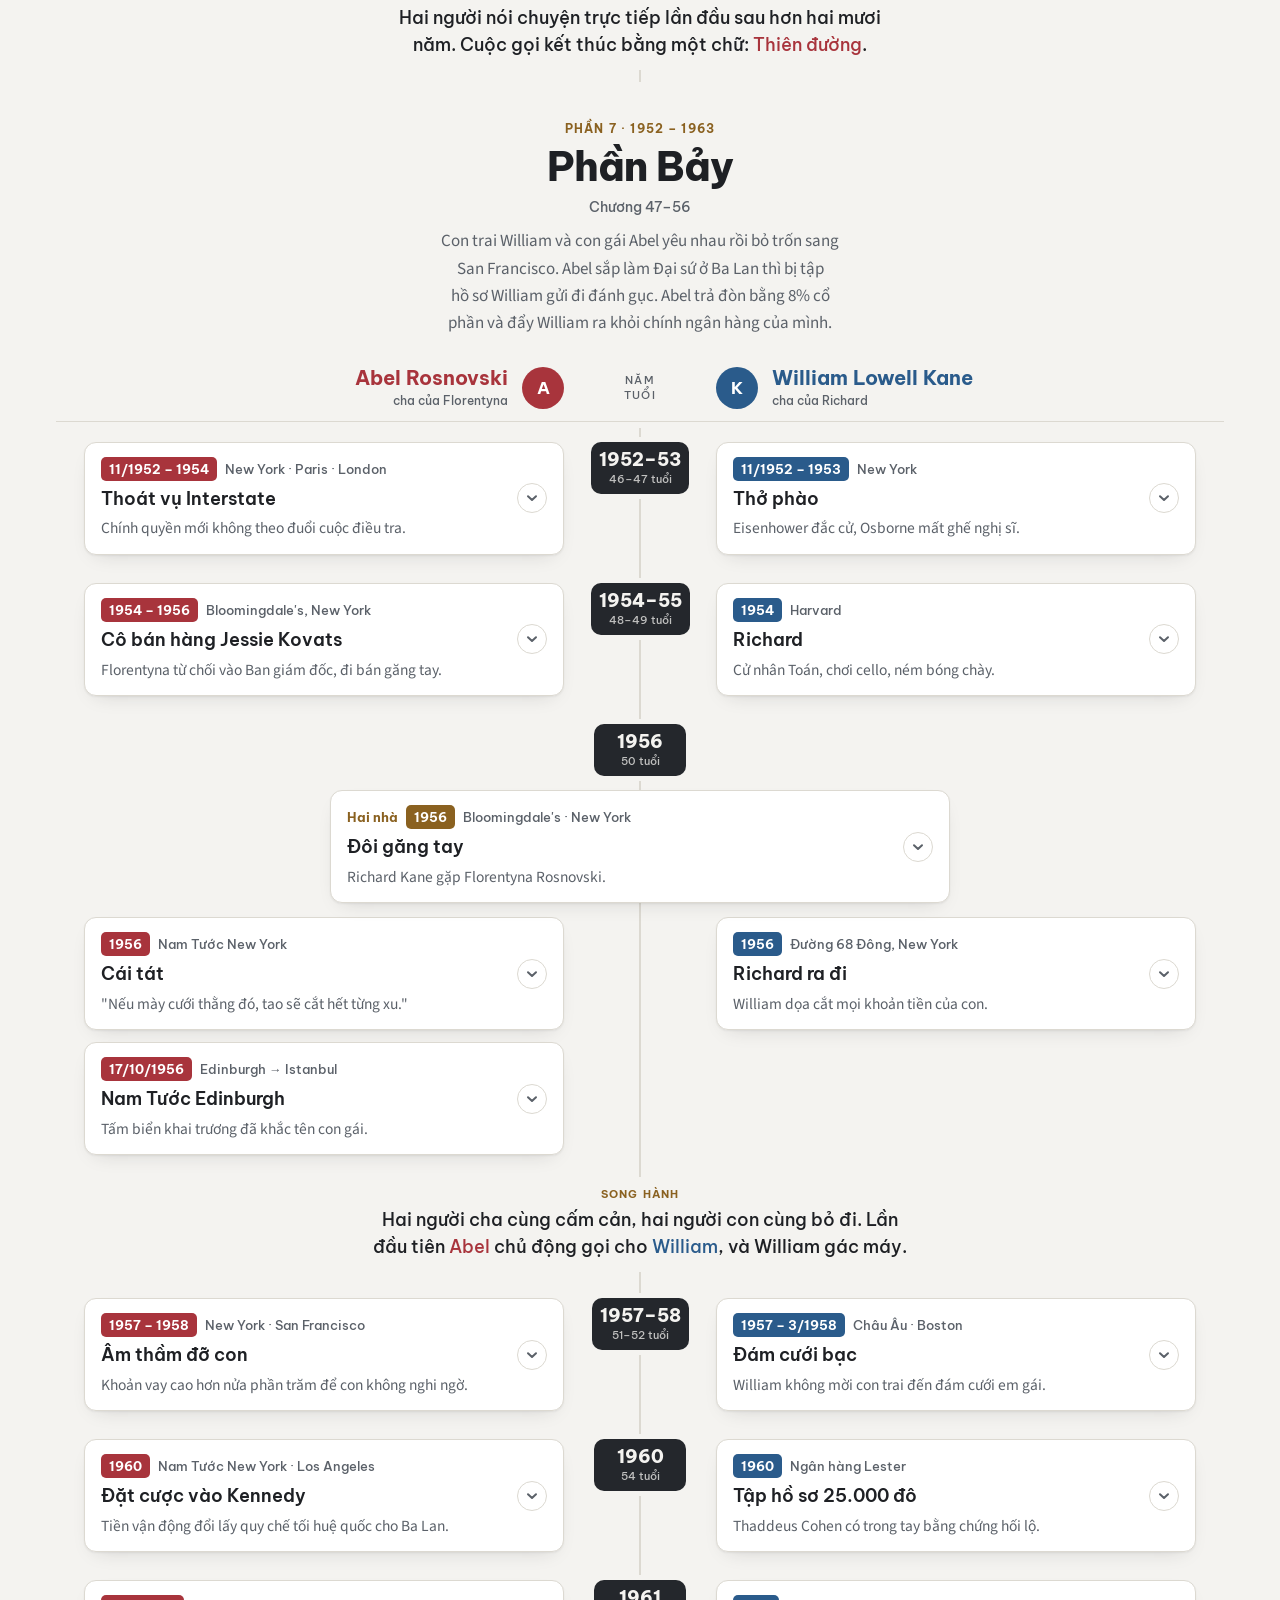
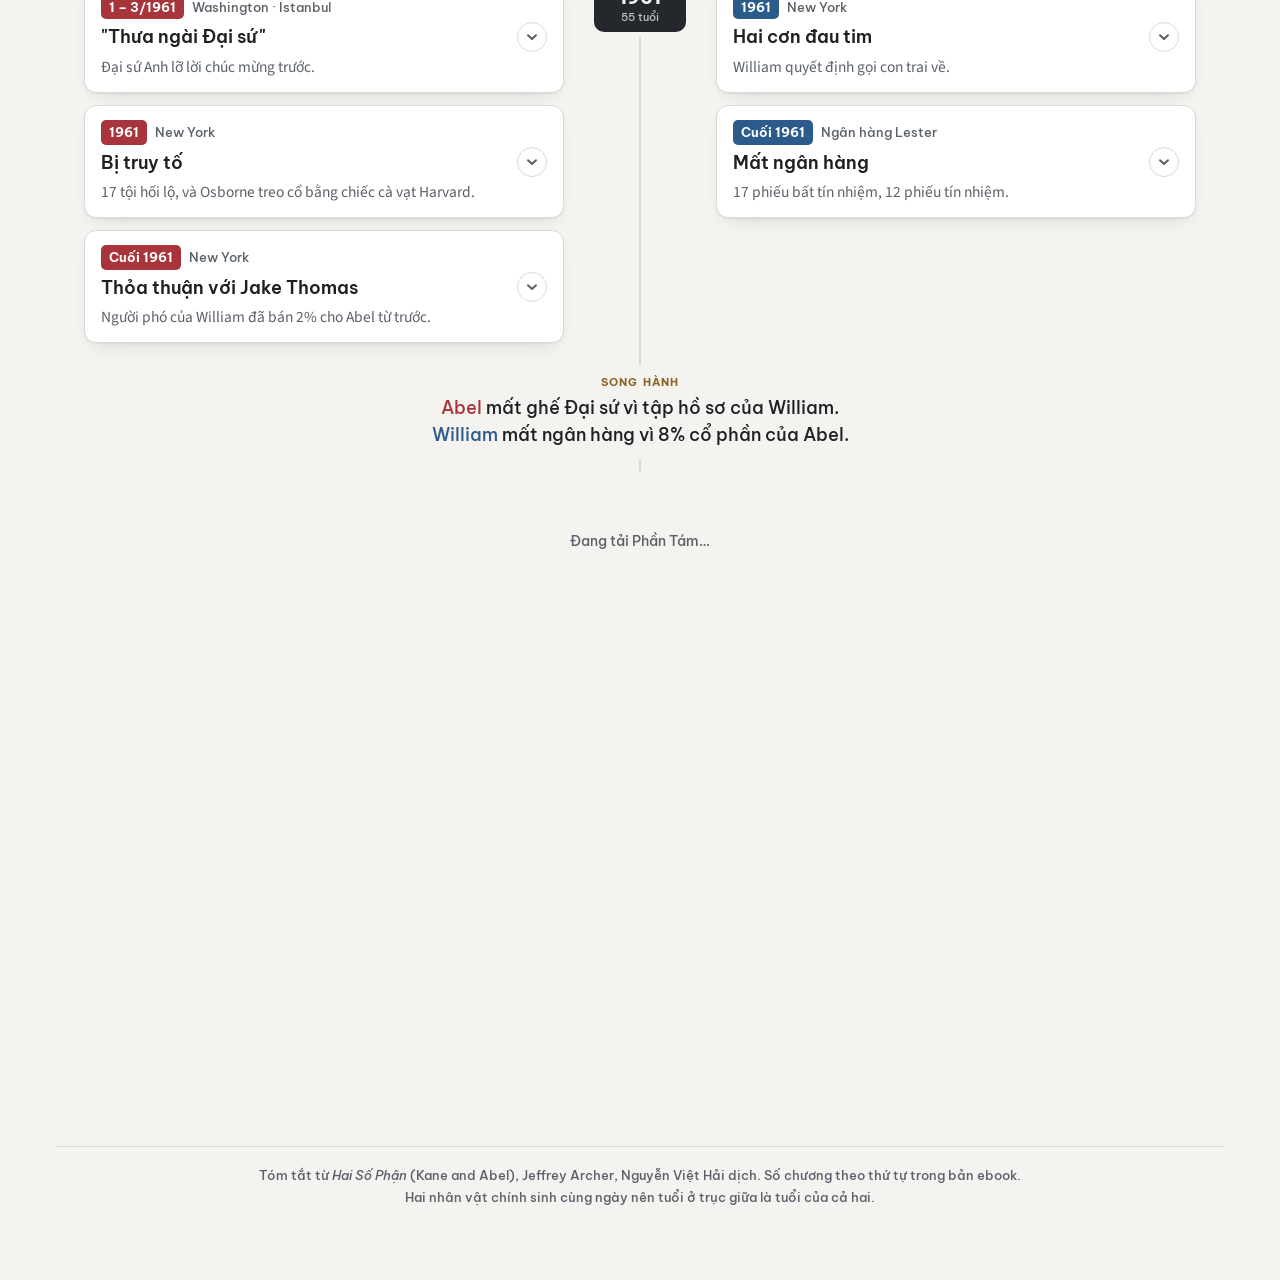
<file: books/hai-so-phan/timeline/index.html>
<!doctype html>
<html lang="vi">
<head>
<meta charset="utf-8">
<meta name="viewport" content="width=device-width, initial-scale=1, viewport-fit=cover">
<title>Hai Số Phận · Dòng thời gian</title>
<meta name="description" content="Wladek và William sinh cùng ngày 18/4/1906. Hai cuộc đời đặt song song theo từng năm, đủ 8 phần của tiểu thuyết Jeffrey Archer.">
<meta name="theme-color" content="#f4f3f0" media="(prefers-color-scheme: light)">
<meta name="theme-color" content="#17191d" media="(prefers-color-scheme: dark)">
<meta name="apple-mobile-web-app-title" content="Tủ sách">
<link rel="manifest" href="../../../manifest.webmanifest">
<link rel="icon" href="../../../assets/icons/icon.svg" type="image/svg+xml">
<link rel="icon" href="../../../assets/icons/icon-32.png" sizes="32x32" type="image/png">
<link rel="apple-touch-icon" href="../../../assets/icons/apple-touch-icon.png">
<link rel="canonical" href="https://tusach.buitientuan.com/books/hai-so-phan/timeline/">
<!-- Ảnh và chữ hiện khi dán link vào Zalo, Messenger, Facebook… -->
<meta property="og:type" content="website">
<meta property="og:site_name" content="Sổ tay đọc sách">
<meta property="og:locale" content="vi_VN">
<meta property="og:title" content="Hai Số Phận · Dòng thời gian 1906 – 1967">
<meta property="og:description" content="Wladek và William sinh cùng ngày 18/4/1906. Hai cuộc đời đặt song song theo từng năm, đủ 8 phần của tiểu thuyết Jeffrey Archer.">
<meta property="og:url" content="https://tusach.buitientuan.com/books/hai-so-phan/timeline/">
<meta property="og:image" content="https://tusach.buitientuan.com/books/hai-so-phan/og.png">
<meta property="og:image:width" content="1200">
<meta property="og:image:height" content="630">
<meta name="twitter:card" content="summary_large_image">
<script>try{var t=localStorage.getItem("sotay-theme");if(t)document.documentElement.setAttribute("data-theme",t)}catch(e){}</script>
<link rel="preconnect" href="https://fonts.googleapis.com">
<link rel="preconnect" href="https://fonts.gstatic.com" crossorigin>
<link rel="stylesheet" href="https://fonts.googleapis.com/css2?family=Be+Vietnam+Pro:wght@500;600;700;800&family=Source+Sans+3:ital,wght@0,400;0,600;1,400&display=swap">
<link rel="stylesheet" href="../../../assets/css/style.css">
</head>
<body>
<div class="wrap tl-page">
  <div class="topbar" id="bar"></div>
  <div id="app"></div>
</div>
<!-- Trang dòng thời gian. Giống hệt nhau cho mọi cuốn: slug lấy từ tên thư mục, dữ liệu ở data/phan-N.js. -->
<script src="../../../data/books.js"></script>
<script src="../../../assets/js/site.js"></script>
<script src="../../../assets/js/timeline.js"></script>
<script>Timeline.page()</script>
</body>
</html>
</file>
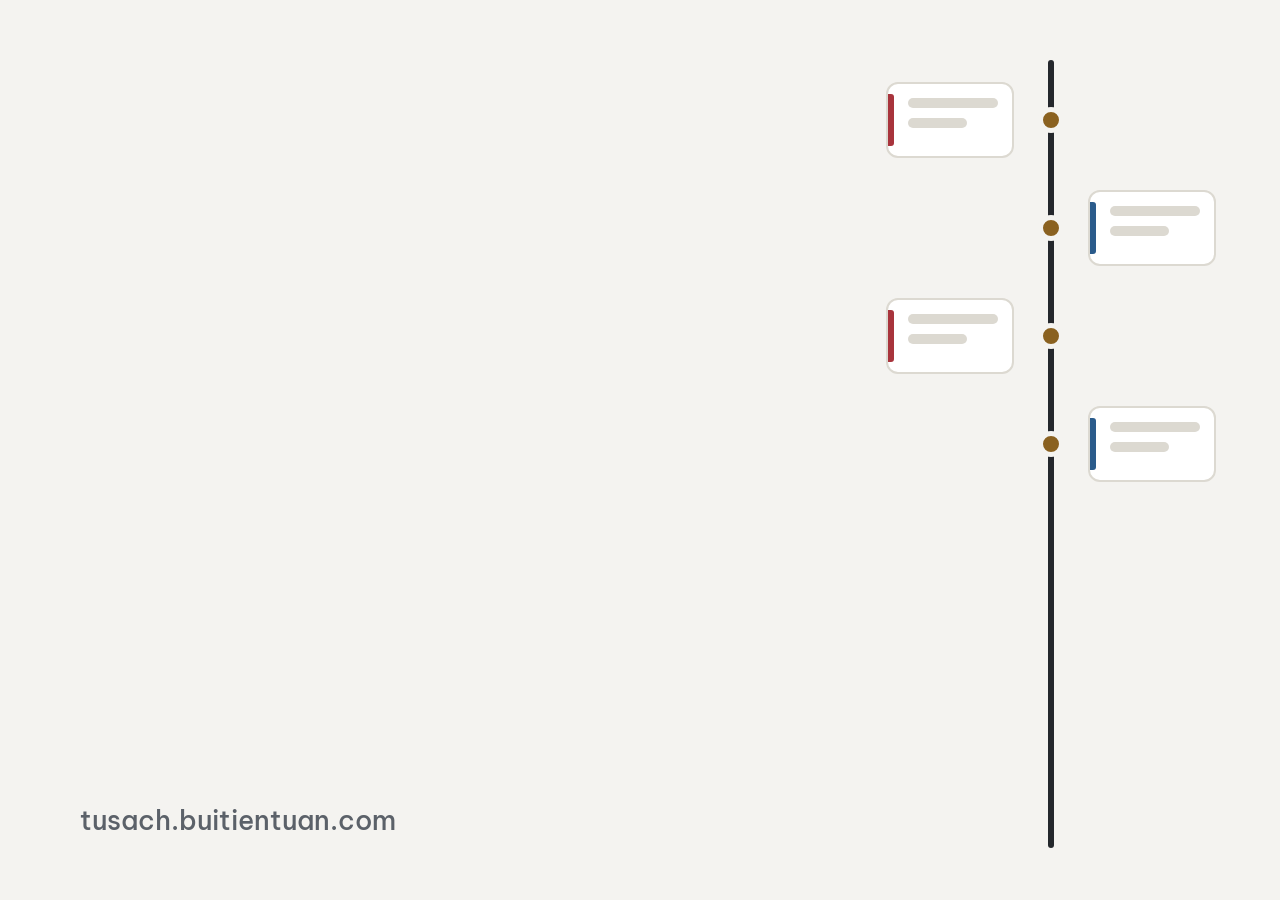
<file: tools/og.html>
<!doctype html>
<!-- Mẫu ảnh chia sẻ 1200×630 (og.png) hiện khi dán link vào Zalo, Messenger, Facebook…
     Không mở trực tiếp: tools/make-images.sh truyền nội dung qua ?label=&title=&sub=&meta= rồi chụp lại. -->
<html lang="vi">
<head>
<meta charset="utf-8">
<link rel="stylesheet" href="https://fonts.googleapis.com/css2?family=Be+Vietnam+Pro:wght@500;600;700;800&display=block">
<style>
  :root{--bg:#f4f3f0;--surface:#fff;--line:#dcd9d1;--fg:#1e2024;--muted:#5b6169;--a:#a8343c;--b:#2a5b8b;--ink:#24272c;--accent:#8a6120;--f:"Be Vietnam Pro",sans-serif}
  html,body{margin:0;width:1200px;height:630px;overflow:hidden;background:var(--bg);font-family:var(--f);color:var(--fg)}
  .card{position:absolute;inset:0;display:grid;grid-template-columns:1fr 330px;gap:40px;padding:72px 64px 64px 80px}
  .txt{display:flex;flex-direction:column;min-width:0}
  .label{font:700 22px/1.2 var(--f);letter-spacing:.12em;text-transform:uppercase;color:var(--accent)}
  h1{margin:26px 0 0;font-weight:800;font-size:100px;line-height:1.08;letter-spacing:-.03em;text-wrap:balance}
  h1.long{font-size:78px}
  .sub{margin-top:22px;font:500 32px/1.35 var(--f);color:var(--muted);text-wrap:balance}
  .meta{margin-top:auto;display:flex;align-items:center;gap:18px;font:600 27px/1.2 var(--f)}
  .meta .pill{background:var(--ink);color:var(--bg);border-radius:999px;padding:12px 22px;white-space:nowrap}
  .meta .dom{font-weight:500;color:var(--muted)}
  /* Hình trục thời gian bên phải, giống trang dòng thời gian */
  .tl{position:relative}
  .tl::before{content:"";position:absolute;left:50%;top:-12px;bottom:-12px;width:6px;margin-left:-3px;border-radius:3px;background:var(--ink)}
  .ev{position:absolute;width:128px;height:76px;background:var(--surface);border:2px solid var(--line);border-radius:12px;box-sizing:border-box;padding:14px 14px 0 20px}
  .ev::before{content:"";position:absolute;left:0;top:10px;bottom:10px;width:6px;border-radius:0 3px 3px 0;background:var(--c)}
  .ev i{display:block;height:10px;border-radius:5px;background:var(--line);margin-bottom:10px}
  .ev i+i{width:65%}
  .ev.a{left:0;--c:var(--a)} .ev.b{right:0;--c:var(--b)}
  .dot{position:absolute;left:50%;width:26px;height:26px;margin-left:-13px;border-radius:50%;background:var(--accent);border:5px solid var(--bg);box-sizing:border-box}
</style>
</head>
<body>
<div class="card">
  <div class="txt">
    <div class="label" id="label"></div>
    <h1 id="title"></h1>
    <div class="sub" id="sub"></div>
    <div class="meta"><span class="pill" id="meta"></span><span class="dom">tusach.buitientuan.com</span></div>
  </div>
  <div class="tl">
    <div class="ev a" style="top:10px"><i></i><i></i></div><div class="dot" style="top:35px"></div>
    <div class="ev b" style="top:118px"><i></i><i></i></div><div class="dot" style="top:143px"></div>
    <div class="ev a" style="top:226px"><i></i><i></i></div><div class="dot" style="top:251px"></div>
    <div class="ev b" style="top:334px"><i></i><i></i></div><div class="dot" style="top:359px"></div>
  </div>
</div>
<script>
  const q = new URLSearchParams(location.search);
  for (const k of ["label", "title", "sub", "meta"]) {
    const el = document.getElementById(k), v = q.get(k) || "";
    el.textContent = v;
    if (!v) el.style.display = "none";
  }
  const t = document.getElementById("title");
  if (t.textContent.length > 16) t.classList.add("long");
</script>
</body>
</html>
</file>
<file: assets/css/style.css>
/* Sổ tay đọc sách · stylesheet dùng chung
   Layout: trang đọc trên nền giấy/mực yên tĩnh; dòng thời gian đặt hai cuộc đời hai bên một trục mực ở giữa;
   Màu: --a là nhân vật cột trái, --b là nhân vật cột phải, --ink là trục thời gian, --accent cho nhãn phụ. */
:root{
  --bg:#f4f3f0; --surface:#ffffff; --surface-2:#ecebe6; --line:#dcd9d1;
  --fg:#1e2024; --muted:#5b6169;
  --a:#a8343c; --on-a:#ffffff;
  --b:#2a5b8b; --on-b:#ffffff;
  --ink:#24272c; --on-ink:#f4f3f0;
  --accent:#8a6120; --on-accent:#ffffff;
  --shadow:0 1px 2px rgba(30,32,36,.06),0 8px 20px -12px rgba(30,32,36,.22);
  --display:"Be Vietnam Pro",Roboto,"Open Sans",Arial,sans-serif;
  --body:"Source Sans 3","Source Sans Pro",Roboto,"Open Sans",Arial,sans-serif;
  --ui:"Be Vietnam Pro",Roboto,"Open Sans",Arial,sans-serif;
  --axis:112px;
  --nav-h:0px;
  color-scheme:light;
}
@media (prefers-color-scheme:dark){
  :root:not([data-theme="light"]){
    --bg:#17191d; --surface:#1f2227; --surface-2:#282c33; --line:#363b43;
    --fg:#e6e4de; --muted:#9ca1a9;
    --a:#dc8384; --on-a:#23100f;
    --b:#87acd4; --on-b:#0d1724;
    --ink:#e6e4de; --on-ink:#17191d;
    --accent:#d0aa66; --on-accent:#1d1505;
    --shadow:0 1px 2px rgba(0,0,0,.3),0 10px 24px -14px rgba(0,0,0,.6);
    color-scheme:dark;
  }
}
:root[data-theme="dark"]{
  --bg:#17191d; --surface:#1f2227; --surface-2:#282c33; --line:#363b43;
  --fg:#e6e4de; --muted:#9ca1a9;
  --a:#dc8384; --on-a:#23100f;
  --b:#87acd4; --on-b:#0d1724;
  --ink:#e6e4de; --on-ink:#17191d;
  --accent:#d0aa66; --on-accent:#1d1505;
  --shadow:0 1px 2px rgba(0,0,0,.3),0 10px 24px -14px rgba(0,0,0,.6);
  color-scheme:dark;
}

*{box-sizing:border-box}
html{scroll-behavior:smooth}
body{margin:0;background:var(--bg);color:var(--fg);font:17px/1.6 var(--body);-webkit-font-smoothing:antialiased}
body::before{content:"";position:fixed;inset:0 0 auto;height:env(safe-area-inset-top,0px);z-index:40;background:var(--bg)}
a{color:inherit}
.wrap{max-width:1200px;margin:0 auto;padding-block:0 72px;padding-left:max(16px,env(safe-area-inset-left,0px));padding-right:max(16px,env(safe-area-inset-right,0px))}
.wrap.narrow{max-width:880px}
.label{font:700 11.5px/1.2 var(--ui);letter-spacing:.1em;text-transform:uppercase;color:var(--accent)}

/* ---------- Thanh trên cùng ---------- */
.topbar{display:flex;justify-content:space-between;align-items:center;gap:12px;flex-wrap:wrap;padding-block:16px;border-bottom:1px solid var(--line)}
.crumbs{display:flex;flex-wrap:wrap;align-items:center;gap:4px 8px;font:500 13px/1.4 var(--ui);color:var(--muted);min-width:0}
.crumbs a{text-decoration:none;color:var(--fg)}
.crumbs a:hover{text-decoration:underline;text-underline-offset:3px}
.crumbs .sep{opacity:.5}
.tools{display:flex;gap:8px;align-items:center}
[hidden]{display:none!important}
.install-tip{margin:12px 0 0;padding:12px 14px;background:var(--surface);border:1px solid var(--line);border-radius:10px;font:500 14px/1.5 var(--ui)}
.install-tip svg{width:15px;height:15px;vertical-align:-2px;margin:0 2px}
.btn{display:inline-flex;align-items:center;gap:6px;font:500 13px/1 var(--ui);color:var(--fg);background:var(--surface);border:1px solid var(--line);border-radius:8px;padding:9px 13px;cursor:pointer;text-decoration:none;white-space:nowrap;transition:background .15s,border-color .15s}
.btn:hover{background:var(--surface-2);border-color:var(--muted)}
.btn.primary{background:var(--ink);color:var(--on-ink);border-color:var(--ink)}
.btn.primary:hover{opacity:.9}
.btn[disabled]{opacity:.4;cursor:default}
.btn:focus-visible,summary:focus-visible,.year:focus-visible,a:focus-visible,button:focus-visible{outline:2px solid var(--accent);outline-offset:3px}

/* ---------- Trang chủ & trang sách ---------- */
.intro{padding-block:52px 26px;display:grid;gap:12px}
.intro h1{margin:0;font:800 clamp(36px,6vw,58px)/1.15 var(--display);letter-spacing:-.025em;text-wrap:balance}
.intro p{margin:0;max-width:62ch;color:var(--muted);font-size:17.5px}
.intro .meta{font:500 13px/1.5 var(--ui);color:var(--muted)}
.shelf{display:grid;gap:14px;padding:0;margin:8px 0 0;list-style:none}
.book{display:grid;grid-template-columns:1fr auto;gap:6px 20px;align-items:center;background:var(--surface);border:1px solid var(--line);border-radius:12px;padding:20px 22px;text-decoration:none;transition:border-color .15s}
.book:hover{border-color:var(--muted)}
.book h2{margin:0;font:700 23px/1.25 var(--display)}
.book .orig{font:500 15px/1.3 var(--display);color:var(--muted)}
.book .by{font:500 13px/1.5 var(--ui);color:var(--muted)}
.book p{grid-column:1;margin:4px 0 0;max-width:62ch;color:var(--muted)}
.book .go{grid-column:2;grid-row:1/span 5;font:500 13px/1.4 var(--ui);white-space:nowrap}
.book .fmts{grid-column:1;display:flex;flex-wrap:wrap;gap:6px;margin-top:8px}
.fmts span{font:600 11.5px/1 var(--ui);color:var(--accent);border:1px solid var(--line);border-radius:999px;padding:5px 9px}

/* Các dạng nội dung của một cuốn sách: dòng thời gian, tóm tắt, audio */
.formats{list-style:none;padding:0;margin:0 0 36px;display:grid;grid-template-columns:repeat(auto-fit,minmax(240px,1fr));gap:12px}
.fmt{display:grid;align-content:start;gap:6px;height:100%;background:var(--surface);border:1px solid var(--line);border-radius:12px;padding:18px 20px;text-decoration:none;transition:border-color .15s}
.fmt:hover{border-color:var(--muted)}
.fmt h3{margin:0;font:700 19px/1.3 var(--display)}
.fmt h3::after{content:" →"}
.fmt h3 span{font:500 13px/1 var(--ui);color:var(--muted);margin-left:4px}
.fmt p{margin:0;color:var(--muted);font-size:15.5px}

.sec-title{margin:0 0 6px;font:700 13px/1.2 var(--ui);letter-spacing:.1em;text-transform:uppercase;color:var(--muted)}
.parts{list-style:none;padding:0;margin:0;border-top:1px solid var(--line)}
.parts li{display:grid;grid-template-columns:8em 9em 1fr auto;gap:12px;align-items:baseline;padding:14px 4px;border-bottom:1px solid var(--line)}
.parts .pt{font:700 17px/1.3 var(--display)}
.parts .yr,.parts .chs{font:500 13.5px/1.4 var(--ui);color:var(--muted);font-variant-numeric:tabular-nums}
.parts .acts{display:flex;gap:8px;justify-content:flex-end;flex-wrap:wrap}
.parts .acts .soon{font:500 12.5px/1 var(--ui);color:var(--muted);padding:9px 4px}

/* ---------- Dòng thời gian: mở đầu ---------- */
.hero{padding-block:44px 8px;display:grid;justify-items:center;text-align:center;gap:12px}
.credit{font:500 12px/1.4 var(--ui);letter-spacing:.1em;text-transform:uppercase;color:var(--muted)}
.hero h1{margin:0;font:800 clamp(40px,7vw,70px)/1.15 var(--display);letter-spacing:-.03em;text-wrap:balance}
.part{font:600 clamp(17px,2vw,21px)/1.3 var(--display);color:var(--accent)}
.born{margin-top:8px;display:flex;flex-wrap:wrap;justify-content:center;align-items:center;gap:10px 14px;font:500 14px/1.4 var(--ui);color:var(--muted)}
.born .n{font:700 17px/1 var(--display)}
.born .a{color:var(--a)} .born .b{color:var(--b)}
.born .d{background:var(--ink);color:var(--on-ink);padding:6px 10px;border-radius:6px;font-weight:700}
.lede{max-width:62ch;margin:10px auto 0;color:var(--muted);font-size:16.5px;text-wrap:balance}
.lede b{color:var(--fg);font-weight:600}

/* ---------- Thanh chọn phần (dính) ---------- */
.tl-page,.sum-page{--nav-h:58px}
.pnav{position:sticky;top:env(safe-area-inset-top,0px);z-index:25;height:var(--nav-h);display:flex;align-items:center;gap:12px;margin-top:22px;background:var(--bg);border-bottom:1px solid var(--line)}
.pnav-in{flex:1;display:flex;gap:6px;overflow-x:auto;scrollbar-width:none;min-width:0;padding-block:4px}
.pnav-in::-webkit-scrollbar{display:none}
.pnav-in a{flex:none;display:flex;align-items:baseline;gap:7px;padding:8px 11px;border-radius:8px;text-decoration:none;font:500 13px/1 var(--ui);color:var(--muted);font-variant-numeric:tabular-nums}
.pnav-in a b{font:700 15px/1 var(--display);color:var(--fg)}
.pnav-in a:hover{background:var(--surface-2)}
.pnav-in a[aria-current="true"]{background:var(--ink);color:var(--on-ink)}
.pnav-in a[aria-current="true"] b{color:var(--on-ink)}
.pnav-in a.soon{opacity:.55}
.pnav-act{display:flex;gap:6px;flex:none}

/* ---------- Từng phần ---------- */
.psec{scroll-margin-top:calc(env(safe-area-inset-top,0px) + var(--nav-h))}
.psec.pending{min-height:70vh}
.loading{padding:60px 0;text-align:center;color:var(--muted);font:500 14px/1.4 var(--ui)}
.phead{padding-block:40px 18px;display:grid;justify-items:center;text-align:center;gap:8px}
.phead h2{margin:0;font:800 clamp(28px,4vw,40px)/1.15 var(--display);letter-spacing:-.02em}
.phead .pmeta{font:500 13.5px/1.4 var(--ui);color:var(--muted)}
.phead p{margin:4px 0 0;max-width:62ch;color:var(--muted);text-wrap:balance}
.psec.soon .phead{padding-block:34px;border-top:1px solid var(--line)}

/* ---------- Tiêu đề cột (dính khi cuộn) ---------- */
.heads{position:sticky;top:calc(env(safe-area-inset-top,0px) + var(--nav-h));z-index:20;display:grid;grid-template-columns:1fr var(--axis) 1fr;gap:0 20px;padding-block:11px;background:var(--bg);border-bottom:1px solid var(--line)}
.who{display:flex;gap:14px;align-items:center;min-width:0}
.who.a{flex-direction:row-reverse;text-align:right}
.mono{flex:none;width:42px;height:42px;border-radius:50%;display:grid;place-items:center;font:700 17px/1 var(--display)}
.who.a .mono{background:var(--a);color:var(--on-a)} .who.b .mono{background:var(--b);color:var(--on-b)}
.who h3{margin:0;font:700 clamp(16px,1.9vw,20px)/1.2 var(--display);min-width:0}
.who.a h3{color:var(--a)} .who.b h3{color:var(--b)}
.who .sub{font:500 12px/1.4 var(--ui);color:var(--muted);margin-top:3px}
.axis-head{display:grid;place-items:center;font:500 11px/1.4 var(--ui);letter-spacing:.1em;text-transform:uppercase;color:var(--muted);text-align:center}

/* ---------- Dòng thời gian ---------- */
.timeline{position:relative;margin-top:6px}
.timeline::before{content:"";position:absolute;top:0;bottom:0;left:50%;width:2px;transform:translateX(-1px);background:var(--line)}
.row{display:grid;grid-template-columns:1fr var(--axis) 1fr;gap:0 20px;padding-block:14px;position:relative}
.side{display:flex;flex-direction:column;gap:12px;min-width:0}
.side.a{align-items:flex-end;--c:var(--a);--on-c:var(--on-a)}
.side.b{align-items:flex-start;--c:var(--b);--on-c:var(--on-b)}
.side.both{grid-column:1/-1;align-items:center;margin-top:14px;position:relative;z-index:1;--c:var(--accent);--on-c:var(--on-accent)}
.side.both details.ev{max-width:620px}
@media (min-width:761px){
  .row.both-first>.axis{grid-row:1;grid-column:2}
  .row.both-first>.side.both{grid-row:2;margin:14px 0}
  .row.both-first>.side.a{grid-row:3;grid-column:1}
  .row.both-first>.side.b{grid-row:3;grid-column:3}
}
.axis{display:flex;justify-content:center;align-items:flex-start}
.year{position:sticky;top:calc(env(safe-area-inset-top,0px) + var(--nav-h) + 84px);z-index:2;display:grid;justify-items:center;gap:4px;min-width:92px;padding:9px 8px 8px;border:0;border-radius:10px;background:var(--ink);color:var(--on-ink);cursor:pointer;font:inherit;box-shadow:0 0 0 5px var(--bg);transition:transform .15s}
.year:hover{transform:translateY(-1px)}
.year .y{font:800 18px/1 var(--display);font-variant-numeric:lining-nums}
.year .age{font:500 11px/1.2 var(--ui);white-space:nowrap;opacity:.75}
.row.shared .year{box-shadow:0 0 0 4px var(--bg),0 0 0 6px var(--accent)}

/* ---------- Thẻ sự kiện ---------- */
details.ev{width:100%;max-width:480px;background:var(--surface);border:1px solid var(--line);border-radius:12px;box-shadow:var(--shadow);transition:border-color .2s}
details.ev[open]{border-color:var(--c)}
summary{list-style:none;cursor:pointer;padding:14px 16px;display:grid;grid-template-columns:1fr auto;gap:6px 12px;align-items:start;border-radius:11px}
summary::-webkit-details-marker{display:none}
summary:hover{background:var(--surface-2)}
details[open] summary:hover{background:transparent}
.when{grid-column:1;display:flex;flex-wrap:wrap;align-items:center;gap:6px 8px;font:500 12.5px/1.3 var(--ui);color:var(--muted)}
.chip{background:var(--c);color:var(--on-c);font-weight:700;padding:4px 8px;border-radius:5px}
.tag{display:none}
.side.both .tag{display:inline-block;font-weight:700;color:var(--c)}
.ttl{grid-column:1;font:600 18px/1.35 var(--display);text-wrap:balance}
.tease{grid-column:1;font-size:15.5px;line-height:1.45;color:var(--muted)}
.chev{grid-column:2;grid-row:1/4;align-self:center;width:30px;height:30px;border-radius:50%;display:grid;place-items:center;border:1px solid var(--line);color:var(--muted);transition:transform .25s,background .2s,color .2s,border-color .2s}
.chev svg{width:12px;height:12px}
details[open] .chev{transform:rotate(180deg);background:var(--c);border-color:var(--c);color:var(--on-c)}
.body{padding:2px 18px 16px;font-size:16.5px;animation:fade .3s ease}
.body:empty{display:none}
.body p{margin:0 0 12px;max-width:65ch}
.body b{color:var(--c);font-weight:600}
.body q{font-style:italic;quotes:"“" "”" "‘" "’"}
.fs{font:500 13.5px/1.5 var(--ui);color:var(--accent)}
.ch{display:flex;flex-wrap:wrap;justify-content:space-between;gap:4px 12px;font:500 12px/1.6 var(--ui);letter-spacing:.06em;text-transform:uppercase;color:var(--muted);padding-top:10px;border-top:1px solid var(--line)}
.ch a{color:var(--fg);text-underline-offset:3px;letter-spacing:.03em}
@keyframes fade{from{opacity:0;transform:translateY(-4px)}to{opacity:1;transform:none}}
.empty{width:100%;max-width:480px;padding:14px 16px;border-radius:12px;border:1px dashed var(--line);color:var(--muted);font:400 15.5px/1.5 var(--body)}
.side.a .empty{text-align:right}

/* ---------- Ghi chú song hành ---------- */
.note{display:flex;justify-content:center;padding-block:8px 12px;position:relative;z-index:1}
.note div{max-width:660px;display:grid;gap:6px;text-align:center;background:var(--bg);padding:12px 20px}
.note .lbl{font:700 11px/1 var(--ui);letter-spacing:.1em;text-transform:uppercase;color:var(--accent)}
.note p{margin:0;font:500 clamp(16px,1.7vw,18px)/1.5 var(--display);text-wrap:balance}
.note .an{color:var(--a)} .note .bn{color:var(--b)}

/* ---------- Tóm tắt ----------
   Đọc thẳng như một bài viết: cột chữ khoảng 68 ký tự, mỗi chương ngăn bằng một đường kẻ mảnh. */
.phead .btn{margin-top:8px}
.sum-list{max-width:68ch;margin:0 auto}
.sum-ch{padding:30px 0 22px;border-top:1px solid var(--line);scroll-margin-top:calc(env(safe-area-inset-top,0px) + var(--nav-h) + 4px)}
.sum-ch>.label{text-decoration:none}
.sum-ch>.label:hover{text-decoration:underline;text-underline-offset:3px}
.sum-ch h3{margin:8px 0 6px;font:700 clamp(21px,2.6vw,25px)/1.3 var(--display);letter-spacing:-.01em;text-wrap:balance}
.sum-tease{margin:0 0 16px;color:var(--muted);font-size:17.5px;line-height:1.5}
.sum-body p{margin:0 0 14px}
.sum-body b{font-weight:600}
.sum-body q{font-style:italic;quotes:"“" "”" "‘" "’"}
.sum-pts{margin:6px 0 10px;padding:14px 18px;background:var(--surface);border:1px solid var(--line);border-radius:12px}
.sum-pts h4{margin:0 0 6px;font:700 11.5px/1.2 var(--ui);letter-spacing:.1em;text-transform:uppercase;color:var(--accent)}
.sum-pts ul{margin:0;padding-left:20px}
.sum-pts li{margin:4px 0}

/* ---------- Trang sách: đọc tiếp, tìm trong sách ---------- */
.resume{display:flex;justify-content:space-between;align-items:baseline;flex-wrap:wrap;gap:4px 14px;margin:0 0 30px;padding:14px 18px;background:var(--surface);border:1px solid var(--line);border-left:3px solid var(--accent);border-radius:10px;text-decoration:none;font:500 13px/1.4 var(--ui);color:var(--muted);transition:border-color .15s}
.resume:hover{border-color:var(--muted);border-left-color:var(--accent)}
.resume span{letter-spacing:.1em;text-transform:uppercase;font-weight:700;font-size:11.5px;color:var(--accent)}
.resume b{font:600 16px/1.35 var(--display);color:var(--fg)}
.find{margin:0 0 36px}
.find input{width:100%;font:500 16px/1.4 var(--ui);color:var(--fg);background:var(--surface);border:1px solid var(--line);border-radius:10px;padding:12px 14px;-webkit-appearance:none;appearance:none}
.find input::placeholder{color:var(--muted);opacity:.8}
.find input:focus{outline:2px solid var(--accent);outline-offset:1px}
.find-n{font:500 13px/1.4 var(--ui);color:var(--muted);padding:12px 2px 4px}
.find-n:empty{display:none}
.hit{display:block;padding:12px 2px;border-bottom:1px solid var(--line);text-decoration:none}
.hit:hover .hit-t{text-decoration:underline;text-underline-offset:3px}
.hit-w{font:600 11.5px/1.4 var(--ui);letter-spacing:.06em;text-transform:uppercase;color:var(--accent)}
.hit-t{font:600 17px/1.35 var(--display);margin-top:3px}
.hit-s{color:var(--muted);font-size:15.5px;line-height:1.5;margin-top:3px}
.hit mark{background:color-mix(in srgb,var(--accent) 24%,transparent);color:var(--fg);border-radius:3px;padding:0 1px}

/* ---------- Không lộ nội dung ----------
   .spoil: làm mờ một mục nằm sau chương người đọc chọn, bấm vào để mở. .spoil-hide: ẩn hẳn. .psec.locked: khóa cả phần. */
#doc-toi.on{border-color:var(--accent);color:var(--accent)}
.spoil-panel{margin:12px 0 0;padding:12px 14px;background:var(--surface);border:1px solid var(--line);border-radius:10px}
.spoil-pick{display:flex;flex-wrap:wrap;align-items:center;gap:8px 10px;font:500 14px/1.4 var(--ui)}
.spoil-pick select{font:600 14px/1.2 var(--ui);color:var(--fg);background:var(--surface);border:1px solid var(--line);border-radius:8px;padding:8px 10px;max-width:100%}
.spoil-box{margin:0 0 30px}
.spoil-box p{margin:6px 0 12px;color:var(--muted);font-size:15.5px;max-width:62ch}
.spoil{position:relative;cursor:pointer}
.spoil>*{filter:blur(6px);opacity:.5;pointer-events:none;user-select:none}
.spoil::after{content:"Sau chương bạn đang đọc · bấm để xem";position:absolute;inset:0;display:grid;place-items:center;padding:8px;text-align:center;font:600 12.5px/1.3 var(--ui);color:var(--fg);z-index:1}
.sum-ch.spoil .sum-body,.sum-ch.spoil .sum-pts{display:none}
.spoil-hide{display:none!important}
.psec.locked{min-height:0}
.psec.locked>:not(.lock){display:none!important}
.lock{margin:28px auto 8px;max-width:560px;padding:22px 24px;text-align:center;border:1px dashed var(--line);border-radius:12px;display:grid;gap:10px;justify-items:center}
.lock p{margin:0;color:var(--muted)}
.lock b{color:var(--fg)}
.pnav-in a.locked{opacity:.4}

/* ---------- Nhân vật ---------- */
.nv-index{display:flex;flex-wrap:wrap;gap:6px;justify-content:center;margin:20px auto 6px;max-width:780px}
.nv-index a{font:500 13px/1 var(--ui);text-decoration:none;color:var(--fg);background:var(--surface);border:1px solid var(--line);border-radius:999px;padding:7px 11px}
.nv-index a:hover{border-color:var(--muted)}
.nv-hidden{text-align:center;color:var(--muted);font:500 13.5px/1.5 var(--ui);margin:12px 0 0}
.nv-group{margin-top:36px}
.nv-grid{display:grid;grid-template-columns:repeat(auto-fill,minmax(min(100%,330px),1fr));gap:14px;margin-top:10px}
.person{background:var(--surface);border:1px solid var(--line);border-radius:12px;padding:16px 18px;scroll-margin-top:16px;--c:var(--accent);--on-c:var(--on-accent)}
.person.a{--c:var(--a);--on-c:var(--on-a)}
.person.b{--c:var(--b);--on-c:var(--on-b)}
.person:target{border-color:var(--c);box-shadow:0 0 0 1px var(--c)}
.person header{display:grid;grid-template-columns:auto 1fr auto;gap:12px;align-items:center}
.person .mono{width:38px;height:38px;font-size:16px;background:var(--c);color:var(--on-c)}
.person h3{margin:0;font:700 18px/1.25 var(--display)}
.person .aka{font:500 12.5px/1.4 var(--ui);color:var(--muted);margin-top:2px}
.person .since{align-self:start;font:600 11px/1.3 var(--ui);letter-spacing:.06em;text-transform:uppercase;color:var(--muted);white-space:nowrap;text-decoration:none;padding-top:3px}
.person a.since:hover{color:var(--fg);text-decoration:underline;text-underline-offset:3px}
.person .role{margin:12px 0 0;font-size:16px;line-height:1.5}
.pnotes{list-style:none;margin:12px 0 0;padding:10px 0 0;border-top:1px solid var(--line);display:grid;gap:8px}
.pnotes li{display:grid;grid-template-columns:4.4em 1fr;gap:10px;font-size:15.5px;line-height:1.5}
.pmore.spoil{max-height:4.2em;overflow:hidden;margin-top:12px;border-top:1px solid var(--line)}
.pmore.spoil::after{content:"Còn " attr(data-n) " mốc sau chương bạn đang đọc · bấm để xem"}
.pmore .pnotes{border-top:0;margin-top:0}
.pnotes+.pmore .pnotes{padding-top:8px}
.nch{font:600 11.5px/1.9 var(--ui);color:var(--c)}
.pnotes b{font-weight:600}

/* ---------- Bản đồ hành trình ----------
   Bản đồ dính ở đầu trang. Đất liền là một <path> SVG; đường đi giữ nét mảnh khi phóng to (non-scaling-stroke);
   điểm dừng và nhãn là phần tử HTML đặt chồng lên, nên chữ không to nhỏ theo mức phóng. */
.map-page{max-width:1100px}
.map-stick{position:sticky;top:env(safe-area-inset-top,0px);z-index:20;background:var(--bg);padding-top:10px;margin-top:18px}
.map-box{position:relative;height:min(52vh,470px);border:1px solid var(--line);border-radius:12px;overflow:hidden;background:var(--surface)}
.map-svg{display:block;width:100%;height:100%}
.land{fill:var(--surface-2);stroke:var(--line);stroke-width:1px;vector-effect:non-scaling-stroke}
.leg{fill:none;stroke-width:2px;opacity:.5;stroke-linecap:round;stroke-linejoin:round}
.leg.a{stroke:var(--a)}
.leg.b{stroke:var(--b)}
.leg.sea{stroke-dasharray:6 6}
.leg.on{opacity:1;stroke-width:3.5px}
.pins{position:absolute;inset:0;pointer-events:none}
.pin,.via{position:absolute;left:0;top:0;width:0;height:0;padding:0;border:0;background:none}
.pin{pointer-events:auto;cursor:pointer;--c:var(--a)}
.pin.b{--c:var(--b)}
.pin::before{content:"";position:absolute;left:-6px;top:-6px;width:12px;height:12px;border-radius:50%;background:var(--c);box-shadow:0 0 0 2px var(--surface)}
.pin.meet::before{background:var(--accent);box-shadow:0 0 0 2px var(--surface),0 0 0 4px var(--c)}
.pin.approx::before{background:var(--surface);border:2px dashed var(--c);box-sizing:border-box}
.pin.on{z-index:2}
.pin.on::before{left:-9px;top:-9px;width:18px;height:18px}
.pin .lbl,.via .lbl{position:absolute;white-space:nowrap;pointer-events:none}
.pin .lbl{left:13px;top:-12px;font:600 12.5px/1 var(--ui);color:var(--fg);background:var(--surface);border:1px solid var(--line);border-radius:6px;padding:5px 7px;opacity:0;transition:opacity .15s;box-shadow:var(--shadow)}
.pin.flip .lbl{left:auto;right:13px}
.pin:hover .lbl,.pin:focus-visible .lbl,.pin.on .lbl{opacity:1}
.pin.from .lbl{opacity:.75;font-weight:500}
.via::before{content:"";position:absolute;left:-3px;top:-3px;width:6px;height:6px;border-radius:50%;background:var(--muted)}
.via .lbl{left:8px;top:-7px;font:500 11px/1 var(--ui);color:var(--muted);opacity:0}
.via.on .lbl{opacity:1}
.map-tools{position:absolute;right:10px;top:10px}
.map-box:not(.zoomed) .map-tools{display:none}
.map-filter{display:flex;flex-wrap:wrap;align-items:center;gap:6px 8px;padding:10px 0;border-bottom:1px solid var(--line)}
.map-filter button{font:600 13px/1 var(--ui);padding:8px 12px;border-radius:999px;border:1px solid var(--line);background:var(--surface);color:var(--fg);cursor:pointer}
.map-filter button.a{color:var(--a)}
.map-filter button.b{color:var(--b)}
.map-filter button[aria-pressed="true"]{background:var(--ink);color:var(--on-ink);border-color:var(--ink)}
.map-key{margin-left:auto;display:flex;align-items:center;gap:6px;font:500 12.5px/1.3 var(--ui);color:var(--muted)}
.map-key i{display:inline-block;width:12px;height:12px;border-radius:50%;background:var(--accent)}
.stops{list-style:none;margin:0 auto;padding:0 0 35vh;max-width:68ch}
.stop{padding:22px 14px 18px;border-bottom:1px solid var(--line);border-left:3px solid transparent;cursor:pointer;--c:var(--a);--on-c:var(--on-a);transition:background .2s,border-color .2s}
.stop.b{--c:var(--b);--on-c:var(--on-b)}
.stop.on{background:var(--surface);border-left-color:var(--c)}
.stop-h{display:flex;flex-wrap:wrap;align-items:center;gap:6px 10px;font:500 12.5px/1.3 var(--ui);color:var(--muted)}
.stop .who{font-weight:700;color:var(--c)}
.stop.meet .who::after{content:" · chạm mặt";color:var(--accent)}
.stop h3{margin:6px 0 4px;font:700 20px/1.3 var(--display)}
.stop-t p{margin:0 0 6px}
.approx-note{margin:6px 0 0;font:500 13px/1.5 var(--ui);color:var(--muted)}
.stop-hidden{padding:20px 4px;color:var(--muted);font:500 13.5px/1.5 var(--ui);text-align:center;list-style:none}

footer.foot{margin-top:44px;padding-top:18px;border-top:1px solid var(--line);text-align:center;color:var(--muted);font:500 12.5px/1.7 var(--ui)}

/* ---------- Điện thoại ---------- */
@media (max-width:760px){
  .map-box{height:40vh}
  .map-key{margin-left:0}
  .person header{grid-template-columns:auto 1fr}
  .person .since{grid-column:2}
  .parts li{grid-template-columns:1fr auto;gap:4px 12px}
  .parts .yr,.parts .chs{grid-column:1}
  .parts .acts{grid-column:2;grid-row:1/span 3;align-self:center;flex-direction:column}
  .hero{padding-block:30px 6px}
  .pnav-act{display:none}
  .heads{grid-template-columns:1fr 1fr;gap:12px}
  .axis-head,.who .sub{display:none}
  .who{gap:10px} .who.a{flex-direction:row;text-align:left}
  .mono{width:34px;height:34px;font-size:15px}
  .timeline::before{left:15px}
  .row{grid-template-columns:1fr;gap:12px;padding-left:36px}
  .axis{order:-1;justify-content:flex-start;margin-left:-36px}
  .year{position:relative;top:0;display:flex;align-items:baseline;gap:10px;min-width:0;padding:8px 12px}
  .side.a,.side.b,.side.both{align-items:stretch}
  .side.both{margin-top:0}
  .row.both-first>.side.both{order:-1;margin:0}
  details.ev,.empty{max-width:none}
  .side.a .empty{text-align:left}
  .tag{display:inline-block;font-weight:700;color:var(--c)}
  .note{padding-left:36px}
  .book{grid-template-columns:1fr}
  .book .go{grid-column:1;grid-row:auto;margin-top:6px}
}
@media (prefers-reduced-motion:reduce){*{animation:none!important;transition:none!important}html{scroll-behavior:auto}}
</file>
